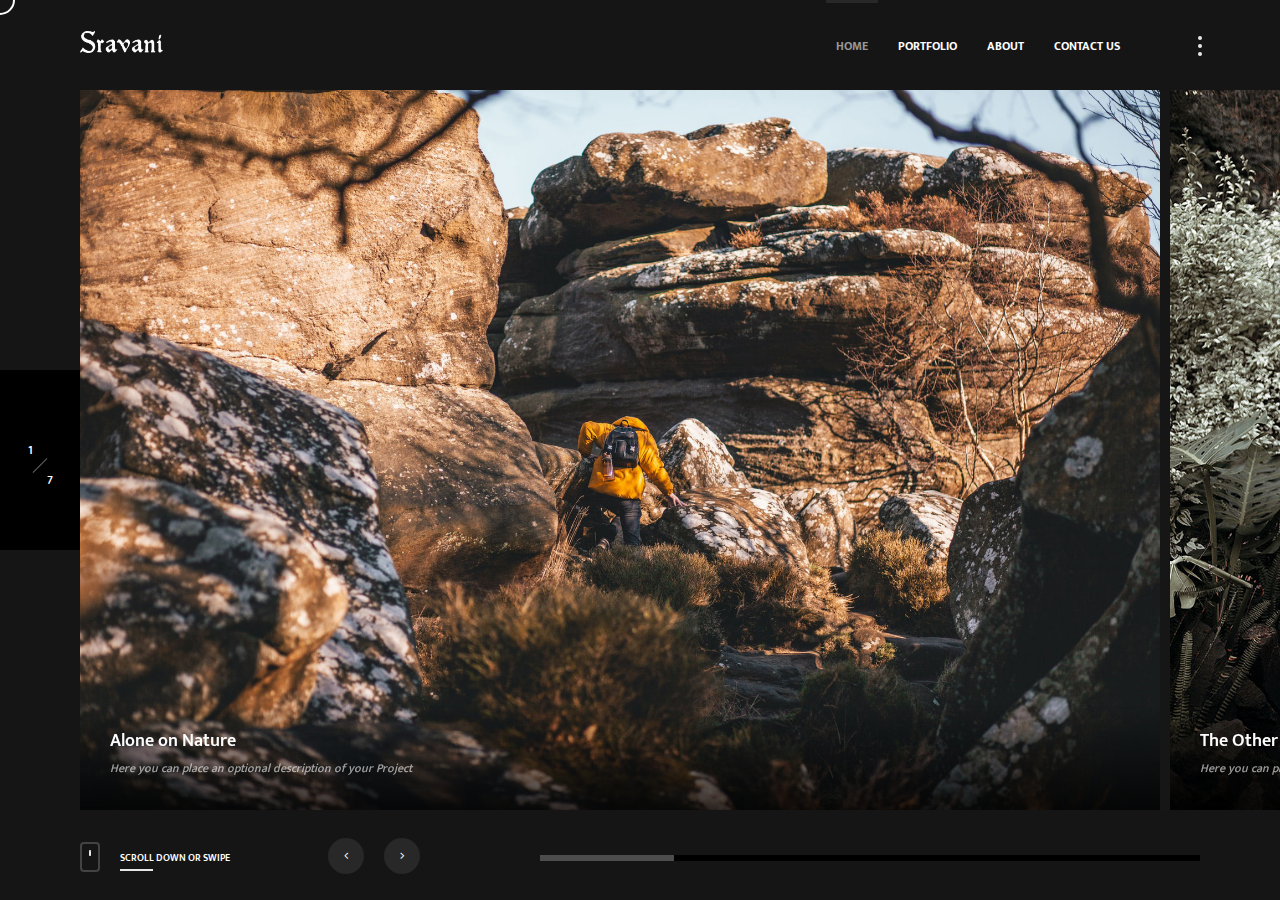
<file: index.html>
<!DOCTYPE HTML>
<html lang="en">

<head>
    <!--=============== basic  ===============-->
    <meta charset="UTF-8">
    <title>Sravani Cherry - Model</title>
    <meta name="viewport" content="width=device-width, initial-scale=1.0, minimum-scale=1.0, maximum-scale=1.0, user-scalable=no">
    <meta name="robots" content="index, follow" />
    <meta name="keywords" content="" />
    <meta name="description" content="" />
    <!--=============== css  ===============-->
    <link type="text/css" rel="stylesheet" href="css/reset.css">
    <link type="text/css" rel="stylesheet" href="css/plugins.css">
    <link type="text/css" rel="stylesheet" href="css/style.css">
    <link type="text/css" rel="stylesheet" href="css/style-dark.css">
    <!--=============== favicons ===============-->
    <link rel="shortcut icon" href="images/favicon.ico">
</head>

<body>
    <!--loader-->
    <div class="loader-wrap">
        <div class="spinner">
            <div class="double-bounce1"></div>
            <div class="double-bounce2"></div>
        </div>
    </div>
    <!--loader end-->
    <!-- main start  -->
    <div id="main">
        <!-- header start  -->
        <header class="main-header">
            <!-- logo   -->
            <a href="index.html" class="logo-holder"><img src="images/logo.png" alt="Sravani Cherry"></a>
            <!-- logo end  -->
            <div class="sb-button"></div>
            <!-- mobile nav -->
            <div class="nav-button-wrap">
                <div class="nav-button"><span></span><span></span><span></span></div>
            </div>
            <!-- mobile nav end-->
            <!--  navigation -->
            <div class="nav-holder main-menu">
                <nav>
                    <ul>
                        <li>
                            <a href="index.html" class="act-link">Home</a>
                        </li>
                        <li>
                            <a href="portfolio.html">Portfolio</a>
                        </li>
                        <li>
                            <a href="about.html">About</a>
                        </li>
                        <li>
                            <a href="contactus.html">Contact Us</a>
                        </li>
                    </ul>
                </nav>
            </div>
            <!-- navigation  end -->
        </header>
        <!-- header end -->
        <!-- wrapper  -->
        <div id="wrapper">
            <!--content -->
            <div class="content full-height  hidden-item no-mob-hidden">
                <!-- fw-carousel-wrap -->
                <div class="fw-carousel-wrap fsc-holder">
                    <!-- fw-carousel  -->
                    <div class="fw-carousel  fs-gallery-wrap fl-wrap full-height lightgallery" data-mousecontrol="true">
                        <div class="swiper-container">
                            <div class="swiper-wrapper">
                                <!-- swiper-slide-->
                                <div class="swiper-slide hov_zoom">
                                    <img src="images/bg/14.jpg" alt="">
                                    <a href="images/bg/14.jpg" class="box-media-zoom   popup-image"><i class="fal fa-search"></i></a>
                                    <div class="thumb-info">
                                        <h3><a href="#">Alone on Nature</a></h3>
                                        <p>Here you can place an optional description of your Project</p>
                                    </div>
                                </div>
                                <!-- swiper-slide end-->
                                <!-- swiper-slide-->
                                <div class="swiper-slide hov_zoom">
                                    <img src="images/bg/2.jpg" alt="">
                                    <a href="images/bg/2.jpg" class="box-media-zoom   popup-image"><i class="fal fa-search"></i></a>
                                    <div class="thumb-info">
                                        <h3><a href="#">The Other Side of Me</a></h3>
                                        <p>Here you can place an optional description of your Project</p>
                                    </div>
                                </div>
                                <!-- swiper-slide end-->
                                <!-- swiper-slide-->
                                <div class="swiper-slide hov_zoom">
                                    <img src="images/bg/11.jpg" alt="">
                                    <a href="images/bg/11.jpg" class="box-media-zoom   popup-image"><i class="fal fa-search"></i></a>
                                    <div class="thumb-info">
                                        <h3><a href="#">Forever Young</a></h3>
                                        <p>Here you can place an optional description of your Project</p>
                                    </div>
                                </div>
                                <!-- swiper-slide end-->
                                <!-- swiper-slide-->
                                <div class="swiper-slide hov_zoom">
                                    <img src="images/bg/3.jpg" alt="">
                                    <a href="images/bg/3.jpg" class="box-media-zoom   popup-image"><i class="fal fa-search"></i></a>
                                    <div class="thumb-info">
                                        <h3><a href="#">Travelling is Fun</a></h3>
                                        <p>Here you can place an optional description of your Project</p>
                                    </div>
                                </div>
                                <!-- swiper-slide end-->
                                <!-- swiper-slide-->
                                <div class="swiper-slide hov_zoom">
                                    <img src="images/bg/5.jpg" alt="">
                                    <a href="images/bg/5.jpg" class="box-media-zoom   popup-image"><i class="fal fa-search"></i></a>
                                    <div class="thumb-info">
                                        <h3><a href="#">Norway Nature</a></h3>
                                        <p>Here you can place an optional description of your Project</p>
                                    </div>
                                </div>
                                <!-- swiper-slide end-->
                                <!-- swiper-slide-->
                                <div class="swiper-slide hov_zoom">
                                    <img src="images/bg/9.jpg" alt="">
                                    <a href="images/bg/9.jpg" class="box-media-zoom   popup-image"><i class="fal fa-search"></i></a>
                                    <div class="thumb-info">
                                        <h3><a href="#">A Wonderful Life</a></h3>
                                        <p>Here you can place an optional description of your Project</p>
                                    </div>
                                </div>
                                <!-- swiper-slide end-->
                                <!-- swiper-slide-->
                                <div class="swiper-slide swiper-link-wrap hov_zoom">
                                    <img src="images/bg/7.jpg" alt="">
                                    <a href="images/bg/7.jpg" class="box-media-zoom   popup-image"><i class="fal fa-search"></i></a>
                                    <div class="thumb-info">
                                        <h3><a href="#">Alone on Nature</a></h3>
                                        <p>Here you can place an optional description of your Project</p>
                                    </div>
                                    <a href="portfolio.html" class="swiper-link"><span>View Portfolio</span></a>
                                </div>
                                <!-- swiper-slide end-->
                            </div>
                        </div>
                    </div>
                    <!-- fw-carousel end -->
                </div>
                <!--slider-counter-->
                <div class="slider-counter_wrap">
                    <div class="fw-carousel-counter"></div>
                </div>
                <!--slider-counter end-->
                <!--bottom-panel-->
                <div class="bottom-panel">
                    <div class="bottom-panel-column bottom-panel-column_left">
                        <div class="scroll-down-wrap">
                            <div class="mousey">
                                <div class="scroller"></div>
                            </div>
                            <span>Scroll down or  Swipe</span>
                        </div>
                        <div class="fs-controls_wrap">
                            <div class="fw_cb fw-carousel-button-prev"><i class="fal fa-angle-left"></i></div>
                            <div class="fw_cb fw-carousel-button-next"><i class="fal fa-angle-right"></i></div>
                        </div>
                    </div>
                    <div class="bottom-panel-column bottom-panel-column_right">
                        <div class="half-scrollbar">
                            <div class="hs_init"></div>
                        </div>
                    </div>
                </div>
                <!--bottom-panel end-->
            </div>
            <!--content end-->
        </div>
        <!-- wrapper end -->
        <!-- sidebar -->
        <div class="sb-overlay"></div>
        <div class="hiiden-sidebar-wrap outsb">
            <!-- sb-widget-wrap-->
            <div class="sb-widget-wrap fl-wrap">
                <h3>Instagram Photos</h3>
                <div class="sb-widget fl-wrap">
                    <div class='jr-insta-thumb' id="insta-content" data-instatoken="3075034521.5d9aa6a.284ff8339f694dbfac8f265bf3e93c8a">
                    </div>
                </div>
            </div>
            <!-- sb-widget-wrap end-->
            <!-- sb-widget-wrap-->
            <div class="sb-widget-wrap fl-wrap">
                <h3>We're Are Social</h3>
                <div class="sb-widget    fl-wrap">
                    <div class="sidebar-social fl-wrap">
                        <ul>
                            <li><a href="https://www.facebook.com/shah.unnati.5" target="_blank"><i class="fab fa-facebook-f"></i></a></li>
                            <li><a href="https://instagram.com/unnati.parmar2091989" target="_blank"><i class="fab fa-instagram"></i></a></li>
                            <li><a href="https://www.youtube.com/channel/UCfpqQd62sHrKrtH7fvHG9yg" target="_blank"><i class="fab fa-youtube"></i></a></li>
                        </ul>
                    </div>
                </div>
            </div>
            <!-- sb-widget-wrap end-->
            <!-- sb-widget-wrap-->
            <div class="sb-widget-wrap fl-wrap">
                <h3>Our Last Twitts</h3>
                <div class="sb-widget  fl-wrap">
                    <div id="footer-twiit"></div>
                    <a href="https://instagram.com/unnati.parmar2091989" target="_blank" class="twitt_btn fl-wrap">Follow Us</a>
                </div>
            </div>
            <!-- sb-widget-wrap end-->
        </div>
        <!-- sidebar end -->
        <!-- cursor-->
        <div class="element">
            <div class="element-item"></div>
        </div>
        <!-- cursor end-->
    </div>
    <!-- Main end -->
    <!--=============== scripts  ===============-->
    <script type="text/javascript" src="js/jquery.min.js"></script>
    <script type="text/javascript" src="js/plugins.js"></script>
    <script type="text/javascript" src="js/scripts.js"></script>
</body>

</html>
</file>
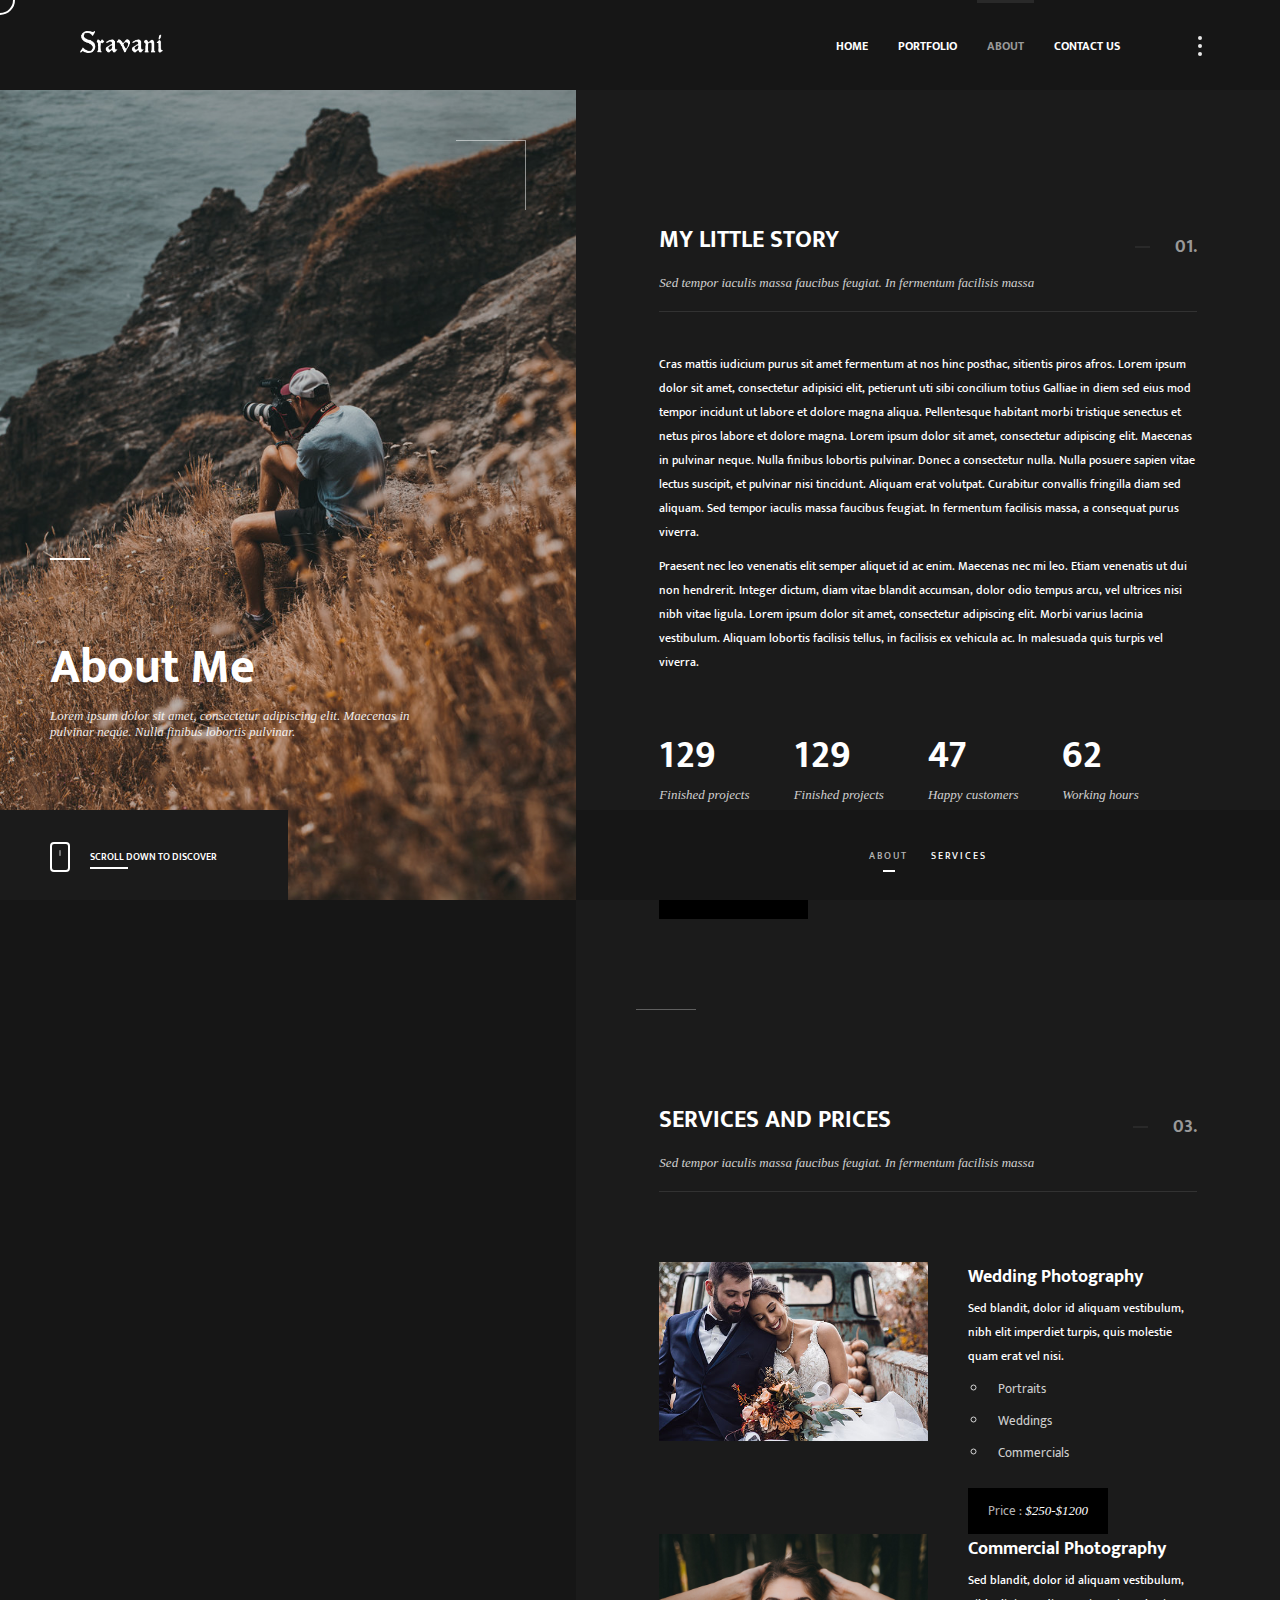
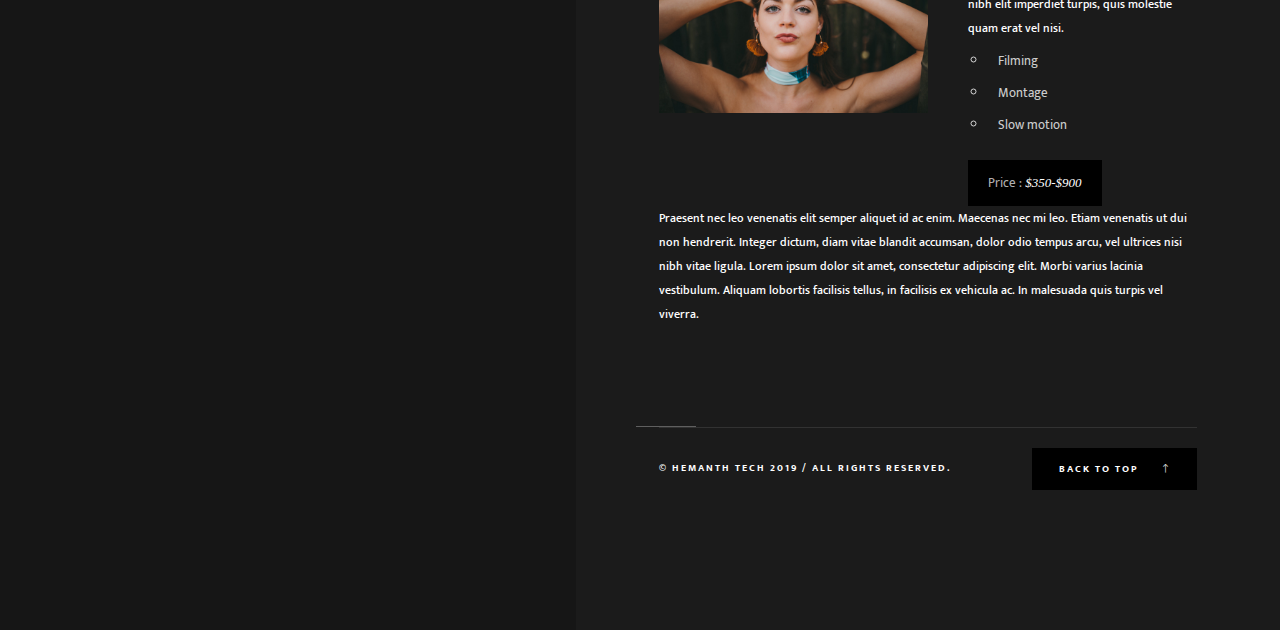
<file: about.html>
<!DOCTYPE HTML>
<html lang="en">

<head>
    <!--=============== basic  ===============-->
    <meta charset="UTF-8">
    <title>Sravani Cherry - Model</title>
    <meta name="viewport" content="width=device-width, initial-scale=1.0, minimum-scale=1.0, maximum-scale=1.0, user-scalable=no">
    <meta name="robots" content="index, follow" />
    <meta name="keywords" content="" />
    <meta name="description" content="" />
    <!--=============== css  ===============-->
    <link type="text/css" rel="stylesheet" href="css/reset.css">
    <link type="text/css" rel="stylesheet" href="css/plugins.css">
    <link type="text/css" rel="stylesheet" href="css/style.css">
    <link type="text/css" rel="stylesheet" href="css/style-dark.css">
    <!--=============== favicons ===============-->
    <link rel="shortcut icon" href="images/favicon.ico">
</head>

<body>
    <!--loader-->
    <div class="loader-wrap">
        <div class="spinner">
            <div class="double-bounce1"></div>
            <div class="double-bounce2"></div>
        </div>
    </div>
    <!--loader end-->
    <!-- main start  -->
    <div id="main">
        <!-- header start  -->
        <header class="main-header">
            <!-- logo   -->
            <a href="index.html" class="logo-holder"><img src="images/logo.png" alt="Sravani Cherry"></a>
            <!-- logo end  -->
            <div class="sb-button"></div>
            <!-- mobile nav -->
            <div class="nav-button-wrap">
                <div class="nav-button"><span></span><span></span><span></span></div>
            </div>
            <!-- mobile nav end-->
            <!--  navigation -->
            <div class="nav-holder main-menu">
                <nav>
                    <ul>
                        <li>
                            <a href="index.html">Home </a>
                        </li>
                        <li>
                            <a href="portfolio.html">Portfolio</a>
                        </li>
                        <li>
                            <a href="about.html" class="act-link">About</a>
                        </li>
                        <li>
                            <a href="contactus.html">Contact Us</a>
                        </li>
                    </ul>
                </nav>
            </div>
            <!-- navigation  end -->
        </header>
        <!-- header end -->
        <!-- wrapper  -->
        <div id="wrapper">
            <!-- content -->
            <div class="content">
                <!-- column-image  -->
                <div class="column-image">
                    <div class="bg" data-bg="images/bg/19.jpg"></div>
                    <div class="overlay"></div>
                    <div class="column-title">
                        <h2>About Me</h2>
                        <h3>Lorem ipsum dolor sit amet, consectetur adipiscing elit. Maecenas in pulvinar neque. Nulla finibus lobortis pulvinar.</h3>
                    </div>
                    <div class="column-notifer">
                        <div class="scroll-down-wrap transparent_sdw">
                            <div class="mousey">
                                <div class="scroller"></div>
                            </div>
                            <span>Scroll down  to Discover</span>
                        </div>
                    </div>
                    <div class="fixed-column-dec"></div>
                </div>
                <!-- column-image end  -->
                <!-- column-wrapper -->
                <div class="column-wrapper">
                    <div class="scroll-nav-wrap">
                        <nav class="scroll-nav scroll-init">
                            <ul>
                                <li><a class="act-scrlink" href="#sec1">About</a></li>
                                <li><a href="#sec3">Services</a></li>
                            </ul>
                        </nav>
                    </div>
                    <!--section  -->
                    <section id="sec1">
                        <div class="container small-container">
                            <div class="section-title fl-wrap">
                                <h3>My Little Story</h3>
                                <h4>Sed tempor iaculis massa faucibus feugiat. In fermentum facilisis massa</h4>
                                <div class="section-number">01.</div>
                            </div>
                            <div class="column-wrapper_item fl-wrap">
                                <div class="column-wrapper_text fl-wrap">
                                    <p>Cras mattis iudicium purus sit amet fermentum at nos hinc posthac, sitientis piros afros. Lorem ipsum dolor sit amet, consectetur adipisici elit, petierunt uti sibi concilium totius Galliae in diem sed eius mod tempor
                                        incidunt ut labore et dolore magna aliqua. Pellentesque habitant morbi tristique senectus et netus piros labore et dolore magna. Lorem ipsum dolor sit amet, consectetur adipiscing elit. Maecenas in pulvinar neque.
                                        Nulla finibus lobortis pulvinar. Donec a consectetur nulla. Nulla posuere sapien vitae lectus suscipit, et pulvinar nisi tincidunt. Aliquam erat volutpat. Curabitur convallis fringilla diam sed aliquam. Sed tempor
                                        iaculis massa faucibus feugiat. In fermentum facilisis massa, a consequat purus viverra.
                                    </p>
                                    <p>Praesent nec leo venenatis elit semper aliquet id ac enim. Maecenas nec mi leo. Etiam venenatis ut dui non hendrerit. Integer dictum, diam vitae blandit accumsan, dolor odio tempus arcu, vel ultrices nisi nibh vitae
                                        ligula. Lorem ipsum dolor sit amet, consectetur adipiscing elit. Morbi varius lacinia vestibulum. Aliquam lobortis facilisis tellus, in facilisis ex vehicula ac. In malesuada quis turpis vel viverra.</p>
                                    <div class="inline-facts-holder fl-wrap">
                                        <!-- inline-facts -->
                                        <div class="inline-facts">
                                            <div class="milestone-counter">
                                                <div class="stats animaper">
                                                    <div class="num" data-content="461" data-num="461">461</div>
                                                </div>
                                            </div>
                                            <h6>Finished projects</h6>
                                        </div>
                                        <!-- inline-facts end -->
                                        <!-- inline-facts  -->
                                        <div class="inline-facts">
                                            <div class="milestone-counter">
                                                <div class="stats animaper">
                                                    <div class="num" data-content="461" data-num="461">461</div>
                                                </div>
                                            </div>
                                            <h6>Finished projects</h6>
                                        </div>
                                        <!-- inline-facts end -->
                                        <!-- inline-facts  -->
                                        <div class="inline-facts">
                                            <div class="milestone-counter">
                                                <div class="stats animaper">
                                                    <div class="num" data-content="168" data-num="168">168</div>
                                                </div>
                                            </div>
                                            <h6>Happy customers</h6>
                                        </div>
                                        <!-- inline-facts end -->
                                        <!-- inline-facts  -->
                                        <div class="inline-facts">
                                            <div class="milestone-counter">
                                                <div class="stats animaper">
                                                    <div class="num" data-content="222" data-num="222">222</div>
                                                </div>
                                            </div>
                                            <h6>Working hours </h6>
                                        </div>
                                        <!-- inline-facts end -->
                                    </div>
                                    <a href="portfolio.html" class="btn fl-btn">My Portfolio</a>
                                </div>
                            </div>
                        </div>
                    </section>
                    <!--section end  -->
                    <div class="sec-dec"></div>
                    <!--section   -->
                    <section id="sec3">
                        <div class="container small-container">
                            <div class="section-title fl-wrap">
                                <h3>Services and prices</h3>
                                <h4>Sed tempor iaculis massa faucibus feugiat. In fermentum facilisis massa</h4>
                                <div class="section-number">03.</div>
                            </div>
                            <div class="column-wrapper_item fl-wrap">
                                <div class="column-wrapper_text fl-wrap">
                                    <!-- serv-wrap-->
                                    <div class="serv-wrap fl-wrap">
                                        <!-- serv-item -->
                                        <div class="serv-item">
                                            <div class="serv-media">
                                                <img src="images/services/1.jpg" alt="">
                                            </div>
                                            <div class="serv-text">
                                                <h4><a href="#">Wedding Photography</a></h4>
                                                <p> Sed blandit, dolor id aliquam vestibulum, nibh elit imperdiet turpis, quis molestie quam erat vel nisi.</p>
                                                <ul>
                                                    <li><a href="#">Portraits</a></li>
                                                    <li><a href="#">Weddings</a></li>
                                                    <li><a href="#">Commercials</a></li>
                                                </ul>
                                                <div class="serv-price">Price :<span> $250-$1200</span></div>
                                            </div>
                                        </div>
                                        <!-- serv-item end -->
                                        <!-- serv-item -->
                                        <div class="serv-item">
                                            <div class="serv-media">
                                                <img src="images/services/2.jpg" alt="">
                                            </div>
                                            <div class="serv-text">
                                                <h4><a href="#">Commercial Photography</a></h4>
                                                <p> Sed blandit, dolor id aliquam vestibulum, nibh elit imperdiet turpis, quis molestie quam erat vel nisi.</p>
                                                <ul>
                                                    <li><a href="#">Filming</a></li>
                                                    <li><a href="#">Montage</a></li>
                                                    <li><a href="#">Slow motion</a></li>
                                                </ul>
                                                <div class="serv-price">Price :<span> $350-$900</span></div>
                                            </div>
                                        </div>
                                        <!-- serv-item end -->
                                    </div>
                                    <!-- serv-wrap end -->
                                    <p>Praesent nec leo venenatis elit semper aliquet id ac enim. Maecenas nec mi leo. Etiam venenatis ut dui non hendrerit. Integer dictum, diam vitae blandit accumsan, dolor odio tempus arcu, vel ultrices nisi nibh vitae
                                        ligula. Lorem ipsum dolor sit amet, consectetur adipiscing elit. Morbi varius lacinia vestibulum. Aliquam lobortis facilisis tellus, in facilisis ex vehicula ac. In malesuada quis turpis vel viverra.</p>
                                </div>
                            </div>
                        </div>
                    </section>
                    <!--section end  -->
                    <div class="sec-dec"></div>
                    <!--footer -->
                    <footer class="min-footer fl-wrap content-animvisible">
                        <div class="container small-container">
                            <div class="footer-inner fl-wrap">
                                <!-- policy-box-->
                                <div class="policy-box">
                                    <span>&#169; Hemanth Tech 2019  /  All rights reserved. </span>
                                </div>
                                <!-- policy-box end-->
                                <a href="#" class="to-top-btn to-top">Back to top <i class="fal fa-long-arrow-up"></i></a>
                            </div>
                        </div>
                    </footer>
                    <!--footer end  -->
                </div>
                <!-- column-wrapper -->
            </div>
            <!--content end-->
        </div>
        <!-- wrapper end -->
        <!-- sidebar -->
        <div class="sb-overlay"></div>
        <div class="hiiden-sidebar-wrap outsb">

            <!-- sb-widget-wrap-->
            <div class="sb-widget-wrap fl-wrap">
                <h3>Instagram Photos</h3>
                <div class="sb-widget fl-wrap">
                    <div class='jr-insta-thumb' id="insta-content" data-instatoken="3075034521.5d9aa6a.284ff8339f694dbfac8f265bf3e93c8a">
                    </div>
                </div>
            </div>
            <!-- sb-widget-wrap end-->
            <!-- sb-widget-wrap-->
            <div class="sb-widget-wrap fl-wrap">
                <h3>We're Are Social</h3>
                <div class="sb-widget    fl-wrap">
                    <div class="sidebar-social fl-wrap">
                        <ul>
                            <li><a href="https://www.facebook.com/cherry.salavador" target="_blank"><i class="fab fa-facebook-f"></i></a></li>
                            <li><a href="https://www.instagram.com/cherry_sammy225/" target="_blank"><i class="fab fa-instagram"></i></a></li>
                        </ul>
                    </div>
                </div>
            </div>
            <!-- sb-widget-wrap end-->
            <!-- sb-widget-wrap-->
            <div class="sb-widget-wrap fl-wrap">
                <h3>Our Last Twitts</h3>
                <div class="sb-widget  fl-wrap">
                    <div id="footer-twiit"></div>
                    <a href="https://www.instagram.com/cherry_sammy225/" target="_blank" class="twitt_btn fl-wrap">Follow Us</a>
                </div>
            </div>
            <!-- sb-widget-wrap end-->
        </div>
        <!-- sidebar end -->
        <!-- cursor-->
        <div class="element">
            <div class="element-item"></div>
        </div>
        <!-- cursor end-->
    </div>
    <!-- Main end -->
    <!--=============== scripts  ===============-->
    <script type="text/javascript" src="js/jquery.min.js"></script>
    <script type="text/javascript" src="js/plugins.js"></script>
    <script type="text/javascript" src="js/scripts.js"></script>
</body>

</html>
</file>
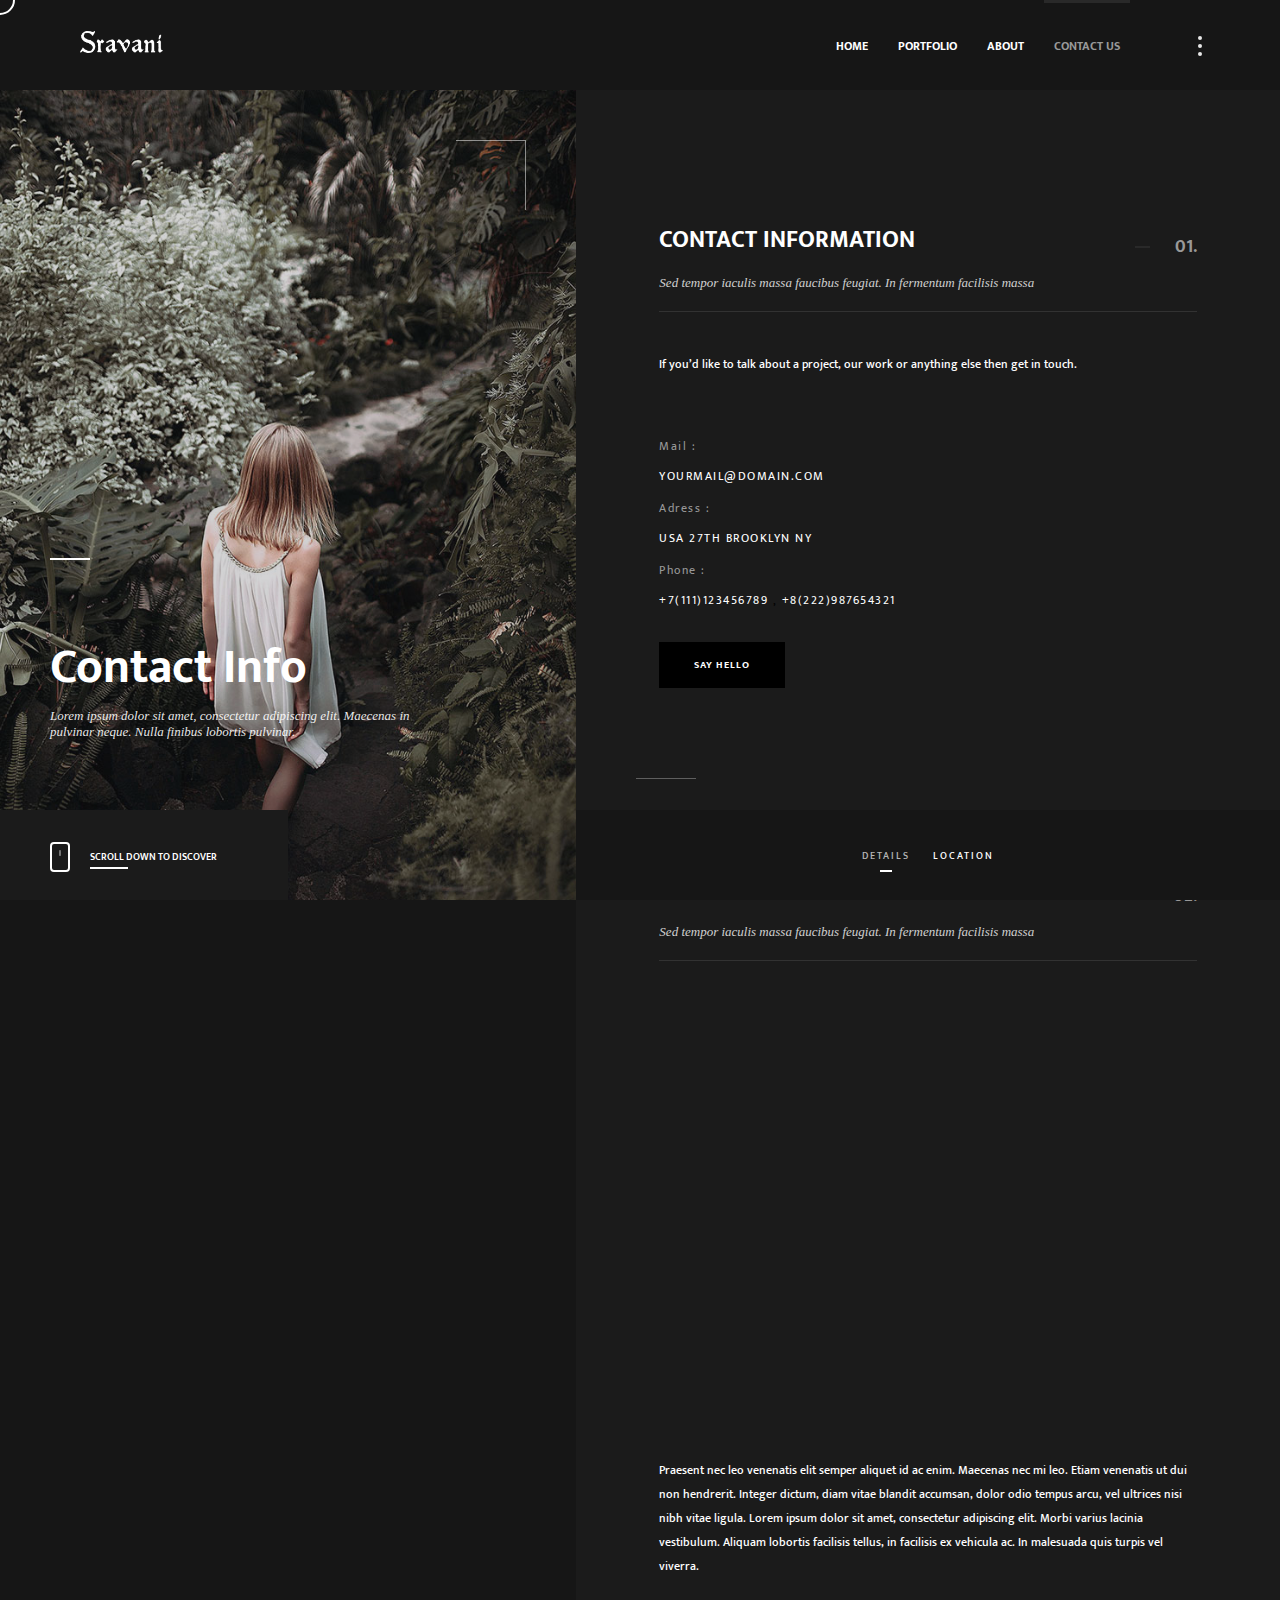
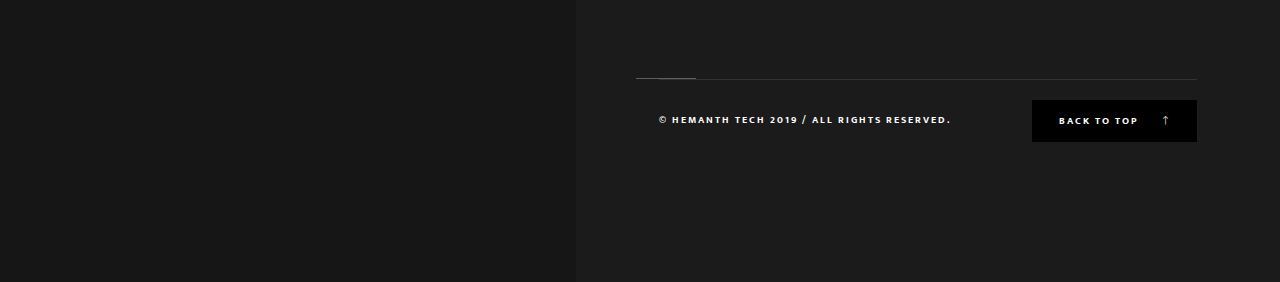
<file: contactus.html>
<!DOCTYPE HTML>
<html lang="en">

<head>
    <!--=============== basic  ===============-->
    <meta charset="UTF-8">
    <title>Sravani Cherry - Model</title>
    <meta name="viewport" content="width=device-width, initial-scale=1.0, minimum-scale=1.0, maximum-scale=1.0, user-scalable=no">
    <meta name="robots" content="index, follow" />
    <meta name="keywords" content="" />
    <meta name="description" content="" />
    <!--=============== css  ===============-->
    <link type="text/css" rel="stylesheet" href="css/reset.css">
    <link type="text/css" rel="stylesheet" href="css/plugins.css">
    <link type="text/css" rel="stylesheet" href="css/style.css">
    <link type="text/css" rel="stylesheet" href="css/style-dark.css">
    <!--=============== favicons ===============-->
    <link rel="shortcut icon" href="images/favicon.ico">
</head>

<body>
    <!--loader-->
    <div class="loader-wrap">
        <div class="spinner">
            <div class="double-bounce1"></div>
            <div class="double-bounce2"></div>
        </div>
    </div>
    <!--loader end-->
    <!-- main start  -->
    <div id="main">
        <!-- header start  -->
        <header class="main-header">
            <!-- logo   -->
            <a href="index.html" class="logo-holder"><img src="images/logo.png" alt="Sravani Cherry"></a>
            <!-- logo end  -->

            <div class="sb-button"></div>
            <!-- mobile nav -->
            <div class="nav-button-wrap">
                <div class="nav-button"><span></span><span></span><span></span></div>
            </div>
            <!-- mobile nav end-->
            <!--  navigation -->
            <div class="nav-holder main-menu">
                <nav>
                    <ul>
                        <li>
                            <a href="index.html">Home </a>
                        </li>
                        <li>
                            <a href="portfolio.html">Portfolio</a>
                        </li>
                        <li>
                            <a href="about.html">About</a>
                        </li>
                        <li>
                            <a href="contactus.html" class="act-link">Contact Us</a>
                        </li>
                    </ul>
                </nav>
            </div>
            <!-- navigation  end -->
        </header>
        <!-- header end -->
        <!-- wrapper  -->
        <div id="wrapper">
            <!-- content -->
            <div class="content">
                <!-- column-image  -->
                <div class="column-image">
                    <div class="bg" data-bg="images/bg/2.jpg"></div>
                    <div class="overlay"></div>
                    <div class="column-title">
                        <h2>Contact Info</h2>
                        <h3>Lorem ipsum dolor sit amet, consectetur adipiscing elit. Maecenas in pulvinar neque. Nulla finibus lobortis pulvinar.</h3>
                    </div>
                    <div class="column-notifer">
                        <div class="scroll-down-wrap transparent_sdw">
                            <div class="mousey">
                                <div class="scroller"></div>
                            </div>
                            <span>Scroll down  to Discover</span>
                        </div>
                    </div>
                    <div class="fixed-column-dec"></div>
                </div>
                <!-- column-image end  -->
                <!-- column-wrapper -->
                <div class="column-wrapper ">
                    <!--scroll-nav-wrap -->
                    <div class="scroll-nav-wrap">
                        <nav class="scroll-nav scroll-init">
                            <ul>
                                <li><a class="act-scrlink" href="#sec1">Details</a></li>
                                <li><a href="#sec2">Location</a></li>
                            </ul>
                        </nav>
                    </div>
                    <!--scroll-nav-wrap end-->
                    <!--section  -->
                    <section id="sec1">
                        <div class="container small-container">
                            <div class="section-title fl-wrap">
                                <h3>Contact Information</h3>
                                <h4>Sed tempor iaculis massa faucibus feugiat. In fermentum facilisis massa</h4>
                                <div class="section-number">01.</div>
                            </div>
                            <div class="column-wrapper_item fl-wrap">
                                <div class="column-wrapper_text fl-wrap">
                                    <p>If you’d like to talk about a project, our work or anything else then get in touch.</p>
                                    <div class="contact-details fl-wrap">
                                        <ul>
                                            <li><span>Mail :</span><a href="#" target="_blank">yourmail@domain.com</a></li>
                                            <li><span>Adress :</span><a href="#" target="_blank">USA 27TH Brooklyn NY</a></li>
                                            <li><span>Phone :</span><a href="#">+7(111)123456789</a> , <a href="#">+8(222)987654321</a></li>
                                        </ul>
                                    </div>
                                    <a href="contactus.html" class="custom-scroll-link btn fl-btn">Say Hello</a>
                                </div>
                            </div>
                        </div>
                    </section>
                    <!--section end  -->
                    <div class="sec-dec"></div>
                    <!--section   -->
                    <section id="sec2">
                        <div class="container small-container">
                            <div class="section-title fl-wrap">
                                <h3>Studio Location</h3>
                                <h4>Sed tempor iaculis massa faucibus feugiat. In fermentum facilisis massa</h4>
                                <div class="section-number">02.</div>
                            </div>
                            <div class="column-wrapper_item fl-wrap">
                                <div class="column-wrapper_text fl-wrap">
                                    <div class="map-container">
                                        <iframe src="https://www.google.com/maps/embed?pb=!1m18!1m12!1m3!1d236213.5020536378!2d73.03300029303715!3d22.32204248029837!2m3!1f0!2f0!3f0!3m2!1i1024!2i768!4f13.1!3m3!1m2!1s0x395fc8ab91a3ddab%3A0xac39d3bfe1473fb8!2sVadodara%2C%20Gujarat!5e0!3m2!1sen!2sin!4v1572686819217!5m2!1sen!2sin"
                                            width="600" height="450" frameborder="1" style="border:1;" allowfullscreen=""></iframe>
                                    </div>
                                    <p>Praesent nec leo venenatis elit semper aliquet id ac enim. Maecenas nec mi leo. Etiam venenatis ut dui non hendrerit. Integer dictum, diam vitae blandit accumsan, dolor odio tempus arcu, vel ultrices nisi nibh vitae
                                        ligula. Lorem ipsum dolor sit amet, consectetur adipiscing elit. Morbi varius lacinia vestibulum. Aliquam lobortis facilisis tellus, in facilisis ex vehicula ac. In malesuada quis turpis vel viverra.</p>
                                </div>
                            </div>
                        </div>
                    </section>
                    <!--section end  -->
                    <div class="sec-dec"></div>
                    <!--footer -->
                    <footer class="min-footer fl-wrap content-animvisible">
                        <div class="container small-container">
                            <div class="footer-inner fl-wrap">
                                <!-- policy-box-->
                                <div class="policy-box">
                                    <span>&#169; Hemanth Tech 2019  /  All rights reserved. </span>
                                </div>
                                <!-- policy-box end-->
                                <a href="#" class="to-top-btn to-top">Back to top <i class="fal fa-long-arrow-up"></i></a>
                            </div>
                        </div>
                    </footer>
                    <!--footer end  -->
                </div>
                <!-- column-wrapper -->
            </div>
            <!--content end-->

        </div>
        <!-- wrapper end -->
        <!-- sidebar -->
        <div class="sb-overlay"></div>
        <div class="hiiden-sidebar-wrap outsb">
            <!-- sb-widget-wrap-->
            <div class="sb-widget-wrap fl-wrap">
                <h3>Instagram Photos</h3>
                <div class="sb-widget fl-wrap">
                    <div class='jr-insta-thumb' id="insta-content" data-instatoken="3075034521.5d9aa6a.284ff8339f694dbfac8f265bf3e93c8a">
                    </div>
                </div>
            </div>
            <!-- sb-widget-wrap end-->
            <!-- sb-widget-wrap-->
            <div class="sb-widget-wrap fl-wrap">
                <h3>We're Are Social</h3>
                <div class="sb-widget    fl-wrap">
                    <div class="sidebar-social fl-wrap">
                        <ul>
                            <li><a href="https://www.facebook.com/cherry.salavador" target="_blank"><i class="fab fa-facebook-f"></i></a></li>
                            <li><a href="https://www.instagram.com/cherry_sammy225/" target="_blank"><i class="fab fa-instagram"></i></a></li>
                        </ul>
                    </div>
                </div>
            </div>
            <!-- sb-widget-wrap end-->
            <!-- sb-widget-wrap-->
            <div class="sb-widget-wrap fl-wrap">
                <h3>Our Last Twitts</h3>
                <div class="sb-widget  fl-wrap">
                    <div id="footer-twiit"></div>
                    <a href="https://www.instagram.com/cherry_sammy225/" target="_blank" class="twitt_btn fl-wrap">Follow Us</a>
                </div>
            </div>
            <!-- sb-widget-wrap end-->
        </div>
        <!-- sidebar end -->
        <!-- cursor-->
        <div class="element">
            <div class="element-item"></div>
        </div>
        <!-- cursor end-->
    </div>
    <!-- Main end -->
    <!--=============== scripts  ===============-->
    <script type="text/javascript" src="js/jquery.min.js"></script>
    <script type="text/javascript" src="js/plugins.js"></script>
    <script type="text/javascript" src="js/scripts.js"></script>
</body>

</html>
</file>
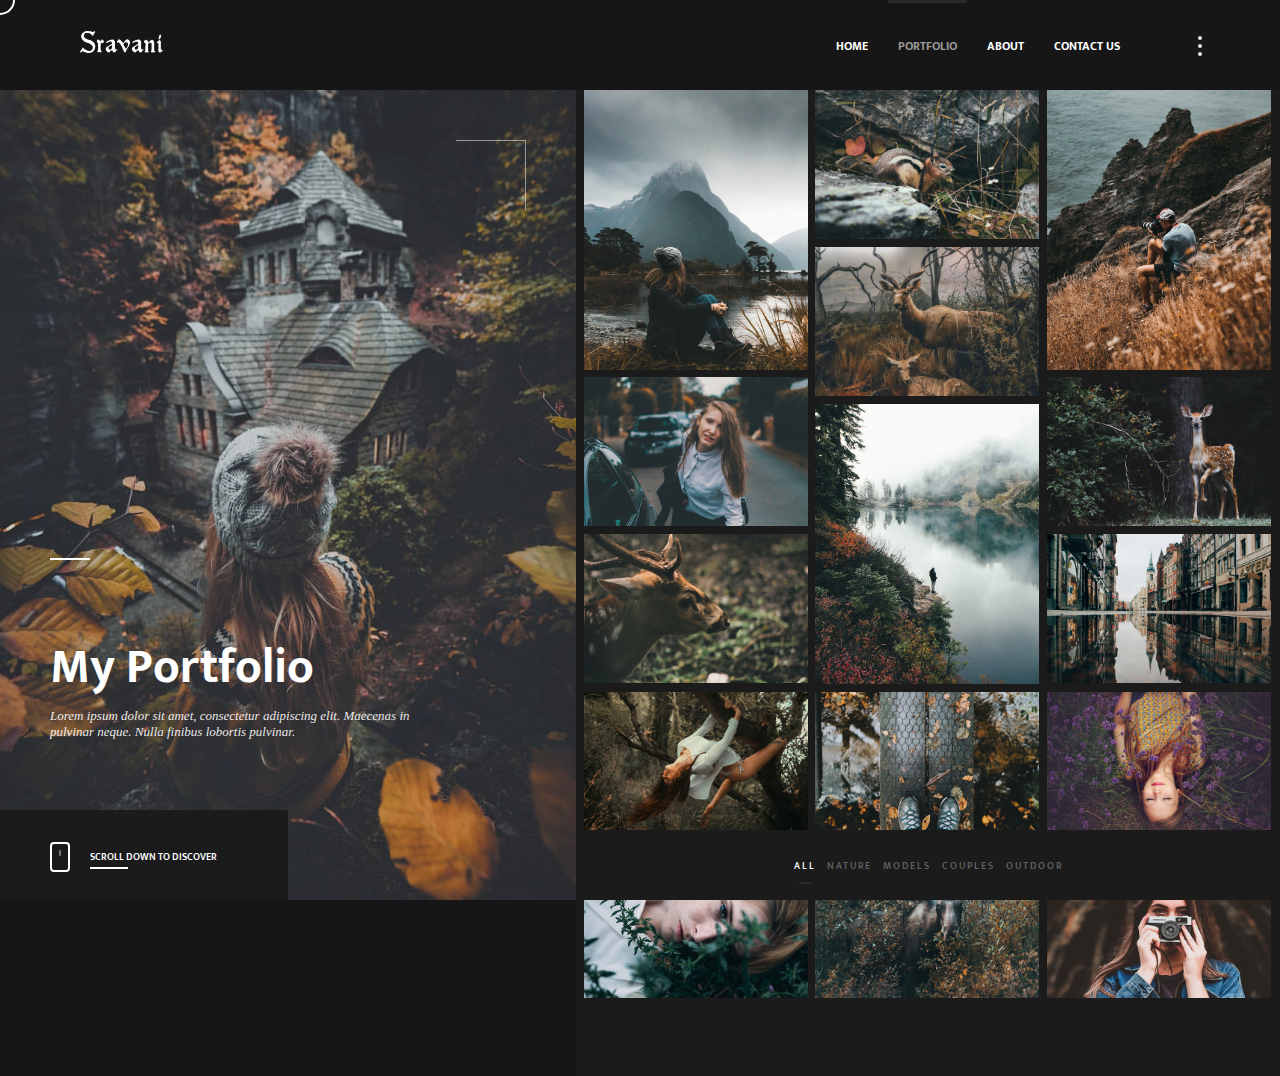
<file: portfolio.html>
<!DOCTYPE HTML>
<html lang="en">

<head>
    <!--=============== basic  ===============-->
    <meta charset="UTF-8">
    <title>Sravani Cherry - Model</title>
    <meta name="viewport" content="width=device-width, initial-scale=1.0, minimum-scale=1.0, maximum-scale=1.0, user-scalable=no">
    <meta name="robots" content="index, follow" />
    <meta name="keywords" content="" />
    <meta name="description" content="" />
    <!--=============== css  ===============-->
    <link type="text/css" rel="stylesheet" href="css/reset.css">
    <link type="text/css" rel="stylesheet" href="css/plugins.css">
    <link type="text/css" rel="stylesheet" href="css/style.css">
    <link type="text/css" rel="stylesheet" href="css/style-dark.css">
    <!--=============== favicons ===============-->
    <link rel="shortcut icon" href="images/favicon.ico">
</head>

<body>
    <!--loader-->
    <div class="loader-wrap">
        <div class="spinner">
            <div class="double-bounce1"></div>
            <div class="double-bounce2"></div>
        </div>
    </div>
    <!--loader end-->
    <!-- main start  -->
    <div id="main">
        <!-- header start  -->
        <header class="main-header">
            <!-- logo   -->
            <a href="index.html" class="logo-holder"><img src="images/logo.png" alt="Sravani Cherry"></a>
            <!-- logo end  -->
            <div class="sb-button"></div>
            <!-- mobile nav -->
            <div class="nav-button-wrap">
                <div class="nav-button"><span></span><span></span><span></span></div>
            </div>
            <!-- mobile nav end-->
            <!--  navigation -->
            <div class="nav-holder main-menu">
                <nav>
                    <ul>
                        <li>
                            <a href="index.html">Home </a>
                        </li>
                        <li>
                            <a href="portfolio.html" class="act-link">Portfolio</a>
                        </li>
                        <li>
                            <a href="about.html">About</a>
                        </li>
                        <li>
                            <a href="contactus.html">Contact Us</a>
                        </li>
                    </ul>
                </nav>
            </div>
            <!-- navigation  end -->
        </header>
        <!-- header end -->
        <!-- wrapper  -->
        <div id="wrapper">
            <!-- content -->
            <div class="content">
                <!-- column-image  -->
                <div class="column-image">
                    <div class="bg" data-bg="images/bg/27.jpg"></div>
                    <div class="overlay"></div>
                    <div class="column-title">
                        <h2>My Portfolio</h2>
                        <h3>Lorem ipsum dolor sit amet, consectetur adipiscing elit. Maecenas in pulvinar neque. Nulla finibus lobortis pulvinar.</h3>
                    </div>
                    <div class="column-notifer">
                        <div class="scroll-down-wrap transparent_sdw">
                            <div class="mousey">
                                <div class="scroller"></div>
                            </div>
                            <span>Scroll down  to Discover</span>
                        </div>
                    </div>
                    <div class="fixed-column-dec"></div>
                </div>
                <!-- column-image end  -->
                <!-- column-wrapper -->
                <div class="column-wrapper column-wrapper_smallpadding">
                    <!--fixed-bottom-content -->
                    <div class="fixed-bottom-content fbc_white">
                        <div class="gallery-filters">
                            <a href="#" class="gallery-filter  gallery-filter-active" data-filter="*">All</a>
                            <a href="#" class="gallery-filter" data-filter=".nature">Nature</a>
                            <a href="#" class="gallery-filter" data-filter=".models">Models</a>
                            <a href="#" class="gallery-filter" data-filter=".couples">Couples</a>
                            <a href="#" class="gallery-filter" data-filter=".outdoor">Outdoor</a>
                        </div>
                    </div>
                    <!-- fixed-bottom-content end -->
                    <!-- portfolio start -->
                    <div class="gallery-items min-pad   three-column fl-wrap lightgallery">
                        <!-- gallery-item-->
                        <div class="gallery-item nature">
                            <div class="grid-item-holder hov_zoom">
                                <img src="images/folio/1.jpg" alt="">
                                <a href="images/folio/1.jpg" class="box-media-zoom   popup-image"><i class="fal fa-search"></i></a>
                                <div class="thumb-info">
                                    <h3><a href="#">Alone on Nature</a></h3>
                                    <p>Here you can place an optional description of your Project</p>
                                </div>
                            </div>
                        </div>
                        <!-- gallery-item end-->
                        <!-- gallery-item-->
                        <div class="gallery-item couples">
                            <div class="grid-item-holder hov_zoom">
                                <img src="images/folio/2.jpg" alt="">
                                <a href="images/folio/2.jpg" class="box-media-zoom   popup-image"><i class="fal fa-search"></i></a>
                                <div class="thumb-info">
                                    <h3><a href="#">Living my dream</a></h3>
                                    <p>Here you can place an optional description of your Project</p>
                                </div>
                            </div>
                        </div>
                        <!-- gallery-item end-->
                        <!-- gallery-item-->
                        <div class="gallery-item models">
                            <div class="grid-item-holder hov_zoom">
                                <img src="images/folio/3.jpg" alt="">
                                <a href="images/folio/3.jpg" class="box-media-zoom   popup-image"><i class="fal fa-search"></i></a>
                                <div class="thumb-info">
                                    <h3><a href="#">Forever Young</a></h3>
                                    <p>Here you can place an optional description of your Project</p>
                                </div>
                            </div>
                        </div>
                        <!-- gallery-item end-->
                        <!-- gallery-item-->
                        <div class="gallery-item nature">
                            <div class="grid-item-holder hov_zoom">
                                <img src="images/folio/4.jpg" alt="">
                                <a href="images/folio/4.jpg" class="box-media-zoom   popup-image"><i class="fal fa-search"></i></a>
                                <div class="thumb-info">
                                    <h3><a href="#">Sunny side up</a></h3>
                                    <p>Here you can place an optional description of your Project</p>
                                </div>
                            </div>
                        </div>
                        <!-- gallery-item end-->
                        <!-- gallery-item-->
                        <div class="gallery-item couples">
                            <div class="grid-item-holder hov_zoom">
                                <img src="images/folio/5.jpg" alt="">
                                <a href="images/folio/5.jpg" class="box-media-zoom   popup-image"><i class="fal fa-search"></i></a>
                                <div class="thumb-info">
                                    <h3><a href="#">The other side of me</a></h3>
                                    <p>Here you can place an optional description of your Project</p>
                                </div>
                            </div>
                        </div>
                        <!-- gallery-item end-->
                        <!-- gallery-item-->
                        <div class="gallery-item models">
                            <div class="grid-item-holder hov_zoom">
                                <img src="images/folio/6.jpg" alt="">
                                <a href="images/folio/6.jpg" class="box-media-zoom   popup-image"><i class="fal fa-search"></i></a>
                                <div class="thumb-info">
                                    <h3><a href="#">A Wonderful Life</a></h3>
                                    <p>Here you can place an optional description of your Project</p>
                                </div>
                            </div>
                        </div>
                        <!-- gallery-item end-->
                        <!-- gallery-item-->
                        <div class="gallery-item outdoor couples">
                            <div class="grid-item-holder hov_zoom">
                                <img src="images/folio/7.jpg" alt="">
                                <a href="images/folio/7.jpg" class="box-media-zoom   popup-image"><i class="fal fa-search"></i></a>
                                <div class="thumb-info">
                                    <h3><a href="#">Just Happy</a></h3>
                                    <p>Here you can place an optional description of your Project</p>
                                </div>
                            </div>
                        </div>
                        <!-- gallery-item end-->
                        <!-- gallery-item-->
                        <div class="gallery-item nature">
                            <div class="grid-item-holder hov_zoom">
                                <img src="images/folio/8.jpg" alt="">
                                <a href="images/folio/8.jpg" class="box-media-zoom   popup-image"><i class="fal fa-search"></i></a>
                                <div class="thumb-info">
                                    <h3><a href="#">My Blooming Backyard</a></h3>
                                    <p>Here you can place an optional description of your Project</p>
                                </div>
                            </div>
                        </div>
                        <!-- gallery-item end-->
                        <!-- gallery-item-->
                        <div class="gallery-item models">
                            <div class="grid-item-holder hov_zoom">
                                <img src="images/folio/9.jpg" alt="">
                                <a href="images/folio/9.jpg" class="box-media-zoom   popup-image"><i class="fal fa-search"></i></a>
                                <div class="thumb-info">
                                    <h3><a href="#">Life, here I come</a></h3>
                                    <p>Here you can place an optional description of your Project</p>
                                </div>
                            </div>
                        </div>
                        <!-- gallery-item end-->
                        <!-- gallery-item-->
                        <div class="gallery-item outdoor">
                            <div class="grid-item-holder hov_zoom">
                                <img src="images/folio/10.jpg" alt="">
                                <a href="images/folio/10.jpg" class="box-media-zoom   popup-image"><i class="fal fa-search"></i></a>
                                <div class="thumb-info">
                                    <h3><a href="#">Travelling is Fun</a></h3>
                                    <p>Here you can place an optional description of your Project</p>
                                </div>
                            </div>
                        </div>
                        <!-- gallery-item end-->
                        <!-- gallery-item-->
                        <div class="gallery-item outdoor models">
                            <div class="grid-item-holder hov_zoom">
                                <img src="images/folio/11.jpg" alt="">
                                <a href="images/folio/11.jpg" class="box-media-zoom   popup-image"><i class="fal fa-search"></i></a>
                                <div class="thumb-info">
                                    <h3><a href="#">Go green</a></h3>
                                    <p>Here you can place an optional description of your Project</p>
                                </div>
                            </div>
                        </div>
                        <!-- gallery-item end-->
                        <!-- gallery-item-->
                        <div class="gallery-item couples nature">
                            <div class="grid-item-holder hov_zoom">
                                <img src="images/folio/12.jpg" alt="">
                                <a href="images/folio/12.jpg" class="box-media-zoom   popup-image"><i class="fal fa-search"></i></a>
                                <div class="thumb-info">
                                    <h3><a href="#">Crazy, cute couple</a></h3>
                                    <p>Here you can place an optional description of your Project</p>
                                </div>
                            </div>
                        </div>
                        <!-- gallery-item end-->
                        <!-- gallery-item-->
                        <div class="gallery-item outdoor nature">
                            <div class="grid-item-holder hov_zoom">
                                <img src="images/folio/16.jpg" alt="">
                                <a href="images/folio/16.jpg" class="box-media-zoom   popup-image"><i class="fal fa-search"></i></a>
                                <div class="thumb-info">
                                    <h3><a href="#">Just Happy</a></h3>
                                    <p>Here you can place an optional description of your Project</p>
                                </div>
                            </div>
                        </div>
                        <!-- gallery-item end-->
                        <!-- gallery-item-->
                        <div class="gallery-item outdoor models">
                            <div class="grid-item-holder hov_zoom">
                                <img src="images/folio/13.jpg" alt="">
                                <a href="images/folio/13.jpg" class="box-media-zoom   popup-image"><i class="fal fa-search"></i></a>
                                <div class="thumb-info">
                                    <h3><a href="">My Blooming Backyard</a></h3>
                                    <p>Here you can place an optional description of your Project</p>
                                </div>
                            </div>
                        </div>
                        <!-- gallery-item end-->
                        <!-- gallery-item-->
                        <div class="gallery-item models">
                            <div class="grid-item-holder hov_zoom">
                                <img src="images/folio/18.jpg" alt="">
                                <a href="images/folio/18.jpg" class="box-media-zoom   popup-image"><i class="fal fa-search"></i></a>
                                <div class="thumb-info">
                                    <h3><a href="">Life, here I come</a></h3>
                                    <p>Here you can place an optional description of your Project</p>
                                </div>
                            </div>
                        </div>
                        <!-- gallery-item end-->
                    </div>
                    <!-- portfolio end -->
                </div>
                <!-- column-wrapper -->
            </div>
            <!--content end-->
        </div>
        <!-- wrapper end -->
        <!-- sidebar -->
        <div class="sb-overlay"></div>
        <div class="hiiden-sidebar-wrap outsb">
            <!-- sb-widget-wrap-->
            <div class="sb-widget-wrap fl-wrap">
                <h3>Instagram Photos</h3>
                <div class="sb-widget fl-wrap">
                    <div class='jr-insta-thumb' id="insta-content" data-instatoken="3075034521.5d9aa6a.284ff8339f694dbfac8f265bf3e93c8a">
                    </div>
                </div>
            </div>
            <!-- sb-widget-wrap end-->
            <!-- sb-widget-wrap-->
            <div class="sb-widget-wrap fl-wrap">
                <h3>We're Are Social</h3>
                <div class="sb-widget    fl-wrap">
                    <div class="sidebar-social fl-wrap">
                        <ul>
                            <li><a href="https://www.facebook.com/cherry.salavador" target="_blank"><i class="fab fa-facebook-f"></i></a></li>
                            <li><a href="https://www.instagram.com/cherry_sammy225/" target="_blank"><i class="fab fa-instagram"></i></a></li>
                        </ul>
                    </div>
                </div>
            </div>
            <!-- sb-widget-wrap end-->
            <!-- sb-widget-wrap-->
            <div class="sb-widget-wrap fl-wrap">
                <h3>Our Last Twitts</h3>
                <div class="sb-widget  fl-wrap">
                    <div id="footer-twiit"></div>
                    <a href="https://www.instagram.com/cherry_sammy225/" target="_blank" class="twitt_btn fl-wrap">Follow Us</a>
                </div>
            </div>
            <!-- sb-widget-wrap end-->
        </div>
        <!-- sidebar end -->
        <!-- cursor-->
        <div class="element">
            <div class="element-item"></div>
        </div>
        <!-- cursor end-->
    </div>
    <!-- Main end -->
    <!--=============== scripts  ===============-->
    <script type="text/javascript" src="js/jquery.min.js"></script>
    <script type="text/javascript" src="js/plugins.js"></script>
    <script type="text/javascript" src="js/scripts.js"></script>
</body>

</html>
</file>
<file: css/plugins.css>
@charset "utf-8";
.fa,
.fab,
.fal,
.far,
.fas {
	-moz-osx-font-smoothing: grayscale;
	-webkit-font-smoothing: antialiased;
	display: inline-block;
	font-style: normal;
	font-variant: normal;
	text-rendering: auto;
	line-height: 1
}

.fa-lg {
	font-size: 1.33333em;
	line-height: .75em;
	vertical-align: -.0667em
}

.fa-xs {
	font-size: .75em
}

.fa-sm {
	font-size: .875em
}

.fa-1x {
	font-size: 1em
}

.fa-2x {
	font-size: 2em
}

.fa-3x {
	font-size: 3em
}

.fa-4x {
	font-size: 4em
}

.fa-5x {
	font-size: 5em
}

.fa-6x {
	font-size: 6em
}

.fa-7x {
	font-size: 7em
}

.fa-8x {
	font-size: 8em
}

.fa-9x {
	font-size: 9em
}

.fa-10x {
	font-size: 10em
}

.fa-fw {
	text-align: center;
	width: 1.25em
}

.fa-ul {
	list-style-type: none;
	margin-left: 2.5em;
	padding-left: 0
}

.fa-ul>li {
	position: relative
}

.fa-li {
	left: -2em;
	position: absolute;
	text-align: center;
	width: 2em;
	line-height: inherit
}

.fa-border {
	border: .08em solid #eee;
	border-radius: .1em;
	padding: .2em .25em .15em
}

.fa-pull-left {
	float: left
}

.fa-pull-right {
	float: right
}

.fa.fa-pull-left,
.fab.fa-pull-left,
.fal.fa-pull-left,
.far.fa-pull-left,
.fas.fa-pull-left {
	margin-right: .3em
}

.fa.fa-pull-right,
.fab.fa-pull-right,
.fal.fa-pull-right,
.far.fa-pull-right,
.fas.fa-pull-right {
	margin-left: .3em
}

.fa-spin {
	animation: fa-spin 2s infinite linear
}

.fa-pulse {
	animation: fa-spin 1s infinite steps(8)
}

@keyframes fa-spin {
	0% {
		transform: rotate(0deg)
	}
	to {
		transform: rotate(1turn)
	}
}

.fa-rotate-90 {
	-ms-filter: "progid:DXImageTransform.Microsoft.BasicImage(rotation=1)";
	transform: rotate(90deg)
}

.fa-rotate-180 {
	-ms-filter: "progid:DXImageTransform.Microsoft.BasicImage(rotation=2)";
	transform: rotate(180deg)
}

.fa-rotate-270 {
	-ms-filter: "progid:DXImageTransform.Microsoft.BasicImage(rotation=3)";
	transform: rotate(270deg)
}

.fa-flip-horizontal {
	-ms-filter: "progid:DXImageTransform.Microsoft.BasicImage(rotation=0, mirror=1)";
	transform: scaleX(-1)
}

.fa-flip-vertical {
	transform: scaleY(-1)
}

.fa-flip-horizontal.fa-flip-vertical,
.fa-flip-vertical {
	-ms-filter: "progid:DXImageTransform.Microsoft.BasicImage(rotation=2, mirror=1)"
}

.fa-flip-horizontal.fa-flip-vertical {
	transform: scale(-1)
}

:root .fa-flip-horizontal,
:root .fa-flip-vertical,
:root .fa-rotate-90,
:root .fa-rotate-180,
:root .fa-rotate-270 {
	-webkit-filter: none;
	filter: none
}

.fa-stack {
	display: inline-block;
	height: 2em;
	line-height: 2em;
	position: relative;
	vertical-align: middle;
	width: 2.5em
}

.fa-stack-1x,
.fa-stack-2x {
	left: 0;
	position: absolute;
	text-align: center;
	width: 100%
}

.fa-stack-1x {
	line-height: inherit
}

.fa-stack-2x {
	font-size: 2em
}

.fa-inverse {
	color: #fff
}

.fa-500px:before {
	content: "\f26e"
}

.fa-abacus:before {
	content: "\f640"
}

.fa-accessible-icon:before {
	content: "\f368"
}

.fa-accusoft:before {
	content: "\f369"
}

.fa-acorn:before {
	content: "\f6ae"
}

.fa-acquisitions-incorporated:before {
	content: "\f6af"
}

.fa-ad:before {
	content: "\f641"
}

.fa-address-book:before {
	content: "\f2b9"
}

.fa-address-card:before {
	content: "\f2bb"
}

.fa-adjust:before {
	content: "\f042"
}

.fa-adn:before {
	content: "\f170"
}

.fa-adversal:before {
	content: "\f36a"
}

.fa-affiliatetheme:before {
	content: "\f36b"
}

.fa-air-freshener:before {
	content: "\f5d0"
}

.fa-alarm-clock:before {
	content: "\f34e"
}

.fa-algolia:before {
	content: "\f36c"
}

.fa-alicorn:before {
	content: "\f6b0"
}

.fa-align-center:before {
	content: "\f037"
}

.fa-align-justify:before {
	content: "\f039"
}

.fa-align-left:before {
	content: "\f036"
}

.fa-align-right:before {
	content: "\f038"
}

.fa-alipay:before {
	content: "\f642"
}

.fa-allergies:before {
	content: "\f461"
}

.fa-amazon:before {
	content: "\f270"
}

.fa-amazon-pay:before {
	content: "\f42c"
}

.fa-ambulance:before {
	content: "\f0f9"
}

.fa-american-sign-language-interpreting:before {
	content: "\f2a3"
}

.fa-amilia:before {
	content: "\f36d"
}

.fa-analytics:before {
	content: "\f643"
}

.fa-anchor:before {
	content: "\f13d"
}

.fa-android:before {
	content: "\f17b"
}

.fa-angellist:before {
	content: "\f209"
}

.fa-angle-double-down:before {
	content: "\f103"
}

.fa-angle-double-left:before {
	content: "\f100"
}

.fa-angle-double-right:before {
	content: "\f101"
}

.fa-angle-double-up:before {
	content: "\f102"
}

.fa-angle-down:before {
	content: "\f107"
}

.fa-angle-left:before {
	content: "\f104"
}

.fa-angle-right:before {
	content: "\f105"
}

.fa-angle-up:before {
	content: "\f106"
}

.fa-angry:before {
	content: "\f556"
}

.fa-angrycreative:before {
	content: "\f36e"
}

.fa-angular:before {
	content: "\f420"
}

.fa-ankh:before {
	content: "\f644"
}

.fa-app-store:before {
	content: "\f36f"
}

.fa-app-store-ios:before {
	content: "\f370"
}

.fa-apper:before {
	content: "\f371"
}

.fa-apple:before {
	content: "\f179"
}

.fa-apple-alt:before {
	content: "\f5d1"
}

.fa-apple-crate:before {
	content: "\f6b1"
}

.fa-apple-pay:before {
	content: "\f415"
}

.fa-archive:before {
	content: "\f187"
}

.fa-archway:before {
	content: "\f557"
}

.fa-arrow-alt-circle-down:before {
	content: "\f358"
}

.fa-arrow-alt-circle-left:before {
	content: "\f359"
}

.fa-arrow-alt-circle-right:before {
	content: "\f35a"
}

.fa-arrow-alt-circle-up:before {
	content: "\f35b"
}

.fa-arrow-alt-down:before {
	content: "\f354"
}

.fa-arrow-alt-from-bottom:before {
	content: "\f346"
}

.fa-arrow-alt-from-left:before {
	content: "\f347"
}

.fa-arrow-alt-from-right:before {
	content: "\f348"
}

.fa-arrow-alt-from-top:before {
	content: "\f349"
}

.fa-arrow-alt-left:before {
	content: "\f355"
}

.fa-arrow-alt-right:before {
	content: "\f356"
}

.fa-arrow-alt-square-down:before {
	content: "\f350"
}

.fa-arrow-alt-square-left:before {
	content: "\f351"
}

.fa-arrow-alt-square-right:before {
	content: "\f352"
}

.fa-arrow-alt-square-up:before {
	content: "\f353"
}

.fa-arrow-alt-to-bottom:before {
	content: "\f34a"
}

.fa-arrow-alt-to-left:before {
	content: "\f34b"
}

.fa-arrow-alt-to-right:before {
	content: "\f34c"
}

.fa-arrow-alt-to-top:before {
	content: "\f34d"
}

.fa-arrow-alt-up:before {
	content: "\f357"
}

.fa-arrow-circle-down:before {
	content: "\f0ab"
}

.fa-arrow-circle-left:before {
	content: "\f0a8"
}

.fa-arrow-circle-right:before {
	content: "\f0a9"
}

.fa-arrow-circle-up:before {
	content: "\f0aa"
}

.fa-arrow-down:before {
	content: "\f063"
}

.fa-arrow-from-bottom:before {
	content: "\f342"
}

.fa-arrow-from-left:before {
	content: "\f343"
}

.fa-arrow-from-right:before {
	content: "\f344"
}

.fa-arrow-from-top:before {
	content: "\f345"
}

.fa-arrow-left:before {
	content: "\f060"
}

.fa-arrow-right:before {
	content: "\f061"
}

.fa-arrow-square-down:before {
	content: "\f339"
}

.fa-arrow-square-left:before {
	content: "\f33a"
}

.fa-arrow-square-right:before {
	content: "\f33b"
}

.fa-arrow-square-up:before {
	content: "\f33c"
}

.fa-arrow-to-bottom:before {
	content: "\f33d"
}

.fa-arrow-to-left:before {
	content: "\f33e"
}

.fa-arrow-to-right:before {
	content: "\f340"
}

.fa-arrow-to-top:before {
	content: "\f341"
}

.fa-arrow-up:before {
	content: "\f062"
}

.fa-arrows:before {
	content: "\f047"
}

.fa-arrows-alt:before {
	content: "\f0b2"
}

.fa-arrows-alt-h:before {
	content: "\f337"
}

.fa-arrows-alt-v:before {
	content: "\f338"
}

.fa-arrows-h:before {
	content: "\f07e"
}

.fa-arrows-v:before {
	content: "\f07d"
}

.fa-assistive-listening-systems:before {
	content: "\f2a2"
}

.fa-asterisk:before {
	content: "\f069"
}

.fa-asymmetrik:before {
	content: "\f372"
}

.fa-at:before {
	content: "\f1fa"
}

.fa-atlas:before {
	content: "\f558"
}

.fa-atom:before {
	content: "\f5d2"
}

.fa-atom-alt:before {
	content: "\f5d3"
}

.fa-audible:before {
	content: "\f373"
}

.fa-audio-description:before {
	content: "\f29e"
}

.fa-autoprefixer:before {
	content: "\f41c"
}

.fa-avianex:before {
	content: "\f374"
}

.fa-aviato:before {
	content: "\f421"
}

.fa-award:before {
	content: "\f559"
}

.fa-aws:before {
	content: "\f375"
}

.fa-axe:before {
	content: "\f6b2"
}

.fa-axe-battle:before {
	content: "\f6b3"
}

.fa-backpack:before {
	content: "\f5d4"
}

.fa-backspace:before {
	content: "\f55a"
}

.fa-backward:before {
	content: "\f04a"
}

.fa-badge:before {
	content: "\f335"
}

.fa-badge-check:before {
	content: "\f336"
}

.fa-badge-dollar:before {
	content: "\f645"
}

.fa-badge-percent:before {
	content: "\f646"
}

.fa-badger-honey:before {
	content: "\f6b4"
}

.fa-balance-scale:before {
	content: "\f24e"
}

.fa-balance-scale-left:before {
	content: "\f515"
}

.fa-balance-scale-right:before {
	content: "\f516"
}

.fa-ballot:before {
	content: "\f732"
}

.fa-ballot-check:before {
	content: "\f733"
}

.fa-ban:before {
	content: "\f05e"
}

.fa-band-aid:before {
	content: "\f462"
}

.fa-bandcamp:before {
	content: "\f2d5"
}

.fa-barcode:before {
	content: "\f02a"
}

.fa-barcode-alt:before {
	content: "\f463"
}

.fa-barcode-read:before {
	content: "\f464"
}

.fa-barcode-scan:before {
	content: "\f465"
}

.fa-bars:before {
	content: "\f0c9"
}

.fa-baseball:before {
	content: "\f432"
}

.fa-baseball-ball:before {
	content: "\f433"
}

.fa-basketball-ball:before {
	content: "\f434"
}

.fa-basketball-hoop:before {
	content: "\f435"
}

.fa-bat:before {
	content: "\f6b5"
}

.fa-bath:before {
	content: "\f2cd"
}

.fa-battery-bolt:before {
	content: "\f376"
}

.fa-battery-empty:before {
	content: "\f244"
}

.fa-battery-full:before {
	content: "\f240"
}

.fa-battery-half:before {
	content: "\f242"
}

.fa-battery-quarter:before {
	content: "\f243"
}

.fa-battery-slash:before {
	content: "\f377"
}

.fa-battery-three-quarters:before {
	content: "\f241"
}

.fa-bed:before {
	content: "\f236"
}

.fa-beer:before {
	content: "\f0fc"
}

.fa-behance:before {
	content: "\f1b4"
}

.fa-behance-square:before {
	content: "\f1b5"
}

.fa-bell:before {
	content: "\f0f3"
}

.fa-bell-school:before {
	content: "\f5d5"
}

.fa-bell-school-slash:before {
	content: "\f5d6"
}

.fa-bell-slash:before {
	content: "\f1f6"
}

.fa-bezier-curve:before {
	content: "\f55b"
}

.fa-bible:before {
	content: "\f647"
}

.fa-bicycle:before {
	content: "\f206"
}

.fa-bimobject:before {
	content: "\f378"
}

.fa-binoculars:before {
	content: "\f1e5"
}

.fa-birthday-cake:before {
	content: "\f1fd"
}

.fa-bitbucket:before {
	content: "\f171"
}

.fa-bitcoin:before {
	content: "\f379"
}

.fa-bity:before {
	content: "\f37a"
}

.fa-black-tie:before {
	content: "\f27e"
}

.fa-blackberry:before {
	content: "\f37b"
}

.fa-blanket:before {
	content: "\f498"
}

.fa-blender:before {
	content: "\f517"
}

.fa-blender-phone:before {
	content: "\f6b6"
}

.fa-blind:before {
	content: "\f29d"
}

.fa-blogger:before {
	content: "\f37c"
}

.fa-blogger-b:before {
	content: "\f37d"
}

.fa-bluetooth:before {
	content: "\f293"
}

.fa-bluetooth-b:before {
	content: "\f294"
}

.fa-bold:before {
	content: "\f032"
}

.fa-bolt:before {
	content: "\f0e7"
}

.fa-bomb:before {
	content: "\f1e2"
}

.fa-bone:before {
	content: "\f5d7"
}

.fa-bone-break:before {
	content: "\f5d8"
}

.fa-bong:before {
	content: "\f55c"
}

.fa-book:before {
	content: "\f02d"
}

.fa-book-alt:before {
	content: "\f5d9"
}

.fa-book-dead:before {
	content: "\f6b7"
}

.fa-book-heart:before {
	content: "\f499"
}

.fa-book-open:before {
	content: "\f518"
}

.fa-book-reader:before {
	content: "\f5da"
}

.fa-book-spells:before {
	content: "\f6b8"
}

.fa-bookmark:before {
	content: "\f02e"
}

.fa-books:before {
	content: "\f5db"
}

.fa-booth-curtain:before {
	content: "\f734"
}

.fa-bow-arrow:before {
	content: "\f6b9"
}

.fa-bowling-ball:before {
	content: "\f436"
}

.fa-bowling-pins:before {
	content: "\f437"
}

.fa-box:before {
	content: "\f466"
}

.fa-box-alt:before {
	content: "\f49a"
}

.fa-box-ballot:before {
	content: "\f735"
}

.fa-box-check:before {
	content: "\f467"
}

.fa-box-fragile:before {
	content: "\f49b"
}

.fa-box-full:before {
	content: "\f49c"
}

.fa-box-heart:before {
	content: "\f49d"
}

.fa-box-open:before {
	content: "\f49e"
}

.fa-box-up:before {
	content: "\f49f"
}

.fa-box-usd:before {
	content: "\f4a0"
}

.fa-boxes:before {
	content: "\f468"
}

.fa-boxes-alt:before {
	content: "\f4a1"
}

.fa-boxing-glove:before {
	content: "\f438"
}

.fa-braille:before {
	content: "\f2a1"
}

.fa-brain:before {
	content: "\f5dc"
}

.fa-briefcase:before {
	content: "\f0b1"
}

.fa-briefcase-medical:before {
	content: "\f469"
}

.fa-broadcast-tower:before {
	content: "\f519"
}

.fa-broom:before {
	content: "\f51a"
}

.fa-browser:before {
	content: "\f37e"
}

.fa-brush:before {
	content: "\f55d"
}

.fa-btc:before {
	content: "\f15a"
}

.fa-bug:before {
	content: "\f188"
}

.fa-building:before {
	content: "\f1ad"
}

.fa-bullhorn:before {
	content: "\f0a1"
}

.fa-bullseye:before {
	content: "\f140"
}

.fa-bullseye-arrow:before {
	content: "\f648"
}

.fa-bullseye-pointer:before {
	content: "\f649"
}

.fa-burn:before {
	content: "\f46a"
}

.fa-buromobelexperte:before {
	content: "\f37f"
}

.fa-bus:before {
	content: "\f207"
}

.fa-bus-alt:before {
	content: "\f55e"
}

.fa-bus-school:before {
	content: "\f5dd"
}

.fa-business-time:before {
	content: "\f64a"
}

.fa-buysellads:before {
	content: "\f20d"
}

.fa-cabinet-filing:before {
	content: "\f64b"
}

.fa-calculator:before {
	content: "\f1ec"
}

.fa-calculator-alt:before {
	content: "\f64c"
}

.fa-calendar:before {
	content: "\f133"
}

.fa-calendar-alt:before {
	content: "\f073"
}

.fa-calendar-check:before {
	content: "\f274"
}

.fa-calendar-edit:before {
	content: "\f333"
}

.fa-calendar-exclamation:before {
	content: "\f334"
}

.fa-calendar-minus:before {
	content: "\f272"
}

.fa-calendar-plus:before {
	content: "\f271"
}

.fa-calendar-star:before {
	content: "\f736"
}

.fa-calendar-times:before {
	content: "\f273"
}

.fa-camera:before {
	content: "\f030"
}

.fa-camera-alt:before {
	content: "\f332"
}

.fa-camera-retro:before {
	content: "\f083"
}

.fa-campfire:before {
	content: "\f6ba"
}

.fa-campground:before {
	content: "\f6bb"
}

.fa-candle-holder:before {
	content: "\f6bc"
}

.fa-candy-corn:before {
	content: "\f6bd"
}

.fa-cannabis:before {
	content: "\f55f"
}

.fa-capsules:before {
	content: "\f46b"
}

.fa-car:before {
	content: "\f1b9"
}

.fa-car-alt:before {
	content: "\f5de"
}

.fa-car-battery:before {
	content: "\f5df"
}

.fa-car-bump:before {
	content: "\f5e0"
}

.fa-car-crash:before {
	content: "\f5e1"
}

.fa-car-garage:before {
	content: "\f5e2"
}

.fa-car-mechanic:before {
	content: "\f5e3"
}

.fa-car-side:before {
	content: "\f5e4"
}

.fa-car-tilt:before {
	content: "\f5e5"
}

.fa-car-wash:before {
	content: "\f5e6"
}

.fa-caret-circle-down:before {
	content: "\f32d"
}

.fa-caret-circle-left:before {
	content: "\f32e"
}

.fa-caret-circle-right:before {
	content: "\f330"
}

.fa-caret-circle-up:before {
	content: "\f331"
}

.fa-caret-down:before {
	content: "\f0d7"
}

.fa-caret-left:before {
	content: "\f0d9"
}

.fa-caret-right:before {
	content: "\f0da"
}

.fa-caret-square-down:before {
	content: "\f150"
}

.fa-caret-square-left:before {
	content: "\f191"
}

.fa-caret-square-right:before {
	content: "\f152"
}

.fa-caret-square-up:before {
	content: "\f151"
}

.fa-caret-up:before {
	content: "\f0d8"
}

.fa-cart-arrow-down:before {
	content: "\f218"
}

.fa-cart-plus:before {
	content: "\f217"
}

.fa-cat:before {
	content: "\f6be"
}

.fa-cauldron:before {
	content: "\f6bf"
}

.fa-cc-amazon-pay:before {
	content: "\f42d"
}

.fa-cc-amex:before {
	content: "\f1f3"
}

.fa-cc-apple-pay:before {
	content: "\f416"
}

.fa-cc-diners-club:before {
	content: "\f24c"
}

.fa-cc-discover:before {
	content: "\f1f2"
}

.fa-cc-jcb:before {
	content: "\f24b"
}

.fa-cc-mastercard:before {
	content: "\f1f1"
}

.fa-cc-paypal:before {
	content: "\f1f4"
}

.fa-cc-stripe:before {
	content: "\f1f5"
}

.fa-cc-visa:before {
	content: "\f1f0"
}

.fa-centercode:before {
	content: "\f380"
}

.fa-certificate:before {
	content: "\f0a3"
}

.fa-chair:before {
	content: "\f6c0"
}

.fa-chair-office:before {
	content: "\f6c1"
}

.fa-chalkboard:before {
	content: "\f51b"
}

.fa-chalkboard-teacher:before {
	content: "\f51c"
}

.fa-charging-station:before {
	content: "\f5e7"
}

.fa-chart-area:before {
	content: "\f1fe"
}

.fa-chart-bar:before {
	content: "\f080"
}

.fa-chart-line:before {
	content: "\f201"
}

.fa-chart-line-down:before {
	content: "\f64d"
}

.fa-chart-pie:before {
	content: "\f200"
}

.fa-chart-pie-alt:before {
	content: "\f64e"
}

.fa-check:before {
	content: "\f00c"
}

.fa-check-circle:before {
	content: "\f058"
}

.fa-check-double:before {
	content: "\f560"
}

.fa-check-square:before {
	content: "\f14a"
}

.fa-chess:before {
	content: "\f439"
}

.fa-chess-bishop:before {
	content: "\f43a"
}

.fa-chess-bishop-alt:before {
	content: "\f43b"
}

.fa-chess-board:before {
	content: "\f43c"
}

.fa-chess-clock:before {
	content: "\f43d"
}

.fa-chess-clock-alt:before {
	content: "\f43e"
}

.fa-chess-king:before {
	content: "\f43f"
}

.fa-chess-king-alt:before {
	content: "\f440"
}

.fa-chess-knight:before {
	content: "\f441"
}

.fa-chess-knight-alt:before {
	content: "\f442"
}

.fa-chess-pawn:before {
	content: "\f443"
}

.fa-chess-pawn-alt:before {
	content: "\f444"
}

.fa-chess-queen:before {
	content: "\f445"
}

.fa-chess-queen-alt:before {
	content: "\f446"
}

.fa-chess-rook:before {
	content: "\f447"
}

.fa-chess-rook-alt:before {
	content: "\f448"
}

.fa-chevron-circle-down:before {
	content: "\f13a"
}

.fa-chevron-circle-left:before {
	content: "\f137"
}

.fa-chevron-circle-right:before {
	content: "\f138"
}

.fa-chevron-circle-up:before {
	content: "\f139"
}

.fa-chevron-double-down:before {
	content: "\f322"
}

.fa-chevron-double-left:before {
	content: "\f323"
}

.fa-chevron-double-right:before {
	content: "\f324"
}

.fa-chevron-double-up:before {
	content: "\f325"
}

.fa-chevron-down:before {
	content: "\f078"
}

.fa-chevron-left:before {
	content: "\f053"
}

.fa-chevron-right:before {
	content: "\f054"
}

.fa-chevron-square-down:before {
	content: "\f329"
}

.fa-chevron-square-left:before {
	content: "\f32a"
}

.fa-chevron-square-right:before {
	content: "\f32b"
}

.fa-chevron-square-up:before {
	content: "\f32c"
}

.fa-chevron-up:before {
	content: "\f077"
}

.fa-child:before {
	content: "\f1ae"
}

.fa-chrome:before {
	content: "\f268"
}

.fa-church:before {
	content: "\f51d"
}

.fa-circle:before {
	content: "\f111"
}

.fa-circle-notch:before {
	content: "\f1ce"
}

.fa-city:before {
	content: "\f64f"
}

.fa-claw-marks:before {
	content: "\f6c2"
}

.fa-clipboard:before {
	content: "\f328"
}

.fa-clipboard-check:before {
	content: "\f46c"
}

.fa-clipboard-list:before {
	content: "\f46d"
}

.fa-clipboard-list-check:before {
	content: "\f737"
}

.fa-clipboard-prescription:before {
	content: "\f5e8"
}

.fa-clock:before {
	content: "\f017"
}

.fa-clone:before {
	content: "\f24d"
}

.fa-closed-captioning:before {
	content: "\f20a"
}

.fa-cloud:before {
	content: "\f0c2"
}

.fa-cloud-download:before {
	content: "\f0ed"
}

.fa-cloud-download-alt:before {
	content: "\f381"
}

.fa-cloud-drizzle:before {
	content: "\f738"
}

.fa-cloud-hail:before {
	content: "\f739"
}

.fa-cloud-hail-mixed:before {
	content: "\f73a"
}

.fa-cloud-meatball:before {
	content: "\f73b"
}

.fa-cloud-moon:before {
	content: "\f6c3"
}

.fa-cloud-moon-rain:before {
	content: "\f73c"
}

.fa-cloud-rain:before {
	content: "\f73d"
}

.fa-cloud-rainbow:before {
	content: "\f73e"
}

.fa-cloud-showers:before {
	content: "\f73f"
}

.fa-cloud-showers-heavy:before {
	content: "\f740"
}

.fa-cloud-sleet:before {
	content: "\f741"
}

.fa-cloud-snow:before {
	content: "\f742"
}

.fa-cloud-sun:before {
	content: "\f6c4"
}

.fa-cloud-sun-rain:before {
	content: "\f743"
}

.fa-cloud-upload:before {
	content: "\f0ee"
}

.fa-cloud-upload-alt:before {
	content: "\f382"
}

.fa-clouds:before {
	content: "\f744"
}

.fa-clouds-moon:before {
	content: "\f745"
}

.fa-clouds-sun:before {
	content: "\f746"
}

.fa-cloudscale:before {
	content: "\f383"
}

.fa-cloudsmith:before {
	content: "\f384"
}

.fa-cloudversify:before {
	content: "\f385"
}

.fa-club:before {
	content: "\f327"
}

.fa-cocktail:before {
	content: "\f561"
}

.fa-code:before {
	content: "\f121"
}

.fa-code-branch:before {
	content: "\f126"
}

.fa-code-commit:before {
	content: "\f386"
}

.fa-code-merge:before {
	content: "\f387"
}

.fa-codepen:before {
	content: "\f1cb"
}

.fa-codiepie:before {
	content: "\f284"
}

.fa-coffee:before {
	content: "\f0f4"
}

.fa-coffee-togo:before {
	content: "\f6c5"
}

.fa-coffin:before {
	content: "\f6c6"
}

.fa-cog:before {
	content: "\f013"
}

.fa-cogs:before {
	content: "\f085"
}

.fa-coins:before {
	content: "\f51e"
}

.fa-columns:before {
	content: "\f0db"
}

.fa-comment:before {
	content: "\f075"
}

.fa-comment-alt:before {
	content: "\f27a"
}

.fa-comment-alt-check:before {
	content: "\f4a2"
}

.fa-comment-alt-dollar:before {
	content: "\f650"
}

.fa-comment-alt-dots:before {
	content: "\f4a3"
}

.fa-comment-alt-edit:before {
	content: "\f4a4"
}

.fa-comment-alt-exclamation:before {
	content: "\f4a5"
}

.fa-comment-alt-lines:before {
	content: "\f4a6"
}

.fa-comment-alt-minus:before {
	content: "\f4a7"
}

.fa-comment-alt-plus:before {
	content: "\f4a8"
}

.fa-comment-alt-slash:before {
	content: "\f4a9"
}

.fa-comment-alt-smile:before {
	content: "\f4aa"
}

.fa-comment-alt-times:before {
	content: "\f4ab"
}

.fa-comment-check:before {
	content: "\f4ac"
}

.fa-comment-dollar:before {
	content: "\f651"
}

.fa-comment-dots:before {
	content: "\f4ad"
}

.fa-comment-edit:before {
	content: "\f4ae"
}

.fa-comment-exclamation:before {
	content: "\f4af"
}

.fa-comment-lines:before {
	content: "\f4b0"
}

.fa-comment-minus:before {
	content: "\f4b1"
}

.fa-comment-plus:before {
	content: "\f4b2"
}

.fa-comment-slash:before {
	content: "\f4b3"
}

.fa-comment-smile:before {
	content: "\f4b4"
}

.fa-comment-times:before {
	content: "\f4b5"
}

.fa-comments:before {
	content: "\f086"
}

.fa-comments-alt:before {
	content: "\f4b6"
}

.fa-comments-alt-dollar:before {
	content: "\f652"
}

.fa-comments-dollar:before {
	content: "\f653"
}

.fa-compact-disc:before {
	content: "\f51f"
}

.fa-compass:before {
	content: "\f14e"
}

.fa-compass-slash:before {
	content: "\f5e9"
}

.fa-compress:before {
	content: "\f066"
}

.fa-compress-alt:before {
	content: "\f422"
}

.fa-compress-wide:before {
	content: "\f326"
}

.fa-concierge-bell:before {
	content: "\f562"
}

.fa-connectdevelop:before {
	content: "\f20e"
}

.fa-container-storage:before {
	content: "\f4b7"
}

.fa-contao:before {
	content: "\f26d"
}

.fa-conveyor-belt:before {
	content: "\f46e"
}

.fa-conveyor-belt-alt:before {
	content: "\f46f"
}

.fa-cookie:before {
	content: "\f563"
}

.fa-cookie-bite:before {
	content: "\f564"
}

.fa-copy:before {
	content: "\f0c5"
}

.fa-copyright:before {
	content: "\f1f9"
}

.fa-corn:before {
	content: "\f6c7"
}

.fa-couch:before {
	content: "\f4b8"
}

.fa-cow:before {
	content: "\f6c8"
}

.fa-cpanel:before {
	content: "\f388"
}

.fa-creative-commons:before {
	content: "\f25e"
}

.fa-creative-commons-by:before {
	content: "\f4e7"
}

.fa-creative-commons-nc:before {
	content: "\f4e8"
}

.fa-creative-commons-nc-eu:before {
	content: "\f4e9"
}

.fa-creative-commons-nc-jp:before {
	content: "\f4ea"
}

.fa-creative-commons-nd:before {
	content: "\f4eb"
}

.fa-creative-commons-pd:before {
	content: "\f4ec"
}

.fa-creative-commons-pd-alt:before {
	content: "\f4ed"
}

.fa-creative-commons-remix:before {
	content: "\f4ee"
}

.fa-creative-commons-sa:before {
	content: "\f4ef"
}

.fa-creative-commons-sampling:before {
	content: "\f4f0"
}

.fa-creative-commons-sampling-plus:before {
	content: "\f4f1"
}

.fa-creative-commons-share:before {
	content: "\f4f2"
}

.fa-creative-commons-zero:before {
	content: "\f4f3"
}

.fa-credit-card:before {
	content: "\f09d"
}

.fa-credit-card-blank:before {
	content: "\f389"
}

.fa-credit-card-front:before {
	content: "\f38a"
}

.fa-cricket:before {
	content: "\f449"
}

.fa-critical-role:before {
	content: "\f6c9"
}

.fa-crop:before {
	content: "\f125"
}

.fa-crop-alt:before {
	content: "\f565"
}

.fa-cross:before {
	content: "\f654"
}

.fa-crosshairs:before {
	content: "\f05b"
}

.fa-crow:before {
	content: "\f520"
}

.fa-crown:before {
	content: "\f521"
}

.fa-css3:before {
	content: "\f13c"
}

.fa-css3-alt:before {
	content: "\f38b"
}

.fa-cube:before {
	content: "\f1b2"
}

.fa-cubes:before {
	content: "\f1b3"
}

.fa-curling:before {
	content: "\f44a"
}

.fa-cut:before {
	content: "\f0c4"
}

.fa-cuttlefish:before {
	content: "\f38c"
}

.fa-d-and-d:before {
	content: "\f38d"
}

.fa-d-and-d-beyond:before {
	content: "\f6ca"
}

.fa-dagger:before {
	content: "\f6cb"
}

.fa-dashcube:before {
	content: "\f210"
}

.fa-database:before {
	content: "\f1c0"
}

.fa-deaf:before {
	content: "\f2a4"
}

.fa-delicious:before {
	content: "\f1a5"
}

.fa-democrat:before {
	content: "\f747"
}

.fa-deploydog:before {
	content: "\f38e"
}

.fa-deskpro:before {
	content: "\f38f"
}

.fa-desktop:before {
	content: "\f108"
}

.fa-desktop-alt:before {
	content: "\f390"
}

.fa-dev:before {
	content: "\f6cc"
}

.fa-deviantart:before {
	content: "\f1bd"
}

.fa-dewpoint:before {
	content: "\f748"
}

.fa-dharmachakra:before {
	content: "\f655"
}

.fa-diagnoses:before {
	content: "\f470"
}

.fa-diamond:before {
	content: "\f219"
}

.fa-dice:before {
	content: "\f522"
}

.fa-dice-d10:before {
	content: "\f6cd"
}

.fa-dice-d12:before {
	content: "\f6ce"
}

.fa-dice-d20:before {
	content: "\f6cf"
}

.fa-dice-d4:before {
	content: "\f6d0"
}

.fa-dice-d6:before {
	content: "\f6d1"
}

.fa-dice-d8:before {
	content: "\f6d2"
}

.fa-dice-five:before {
	content: "\f523"
}

.fa-dice-four:before {
	content: "\f524"
}

.fa-dice-one:before {
	content: "\f525"
}

.fa-dice-six:before {
	content: "\f526"
}

.fa-dice-three:before {
	content: "\f527"
}

.fa-dice-two:before {
	content: "\f528"
}

.fa-digg:before {
	content: "\f1a6"
}

.fa-digital-ocean:before {
	content: "\f391"
}

.fa-digital-tachograph:before {
	content: "\f566"
}

.fa-diploma:before {
	content: "\f5ea"
}

.fa-directions:before {
	content: "\f5eb"
}

.fa-discord:before {
	content: "\f392"
}

.fa-discourse:before {
	content: "\f393"
}

.fa-divide:before {
	content: "\f529"
}

.fa-dizzy:before {
	content: "\f567"
}

.fa-dna:before {
	content: "\f471"
}

.fa-do-not-enter:before {
	content: "\f5ec"
}

.fa-dochub:before {
	content: "\f394"
}

.fa-docker:before {
	content: "\f395"
}

.fa-dog:before {
	content: "\f6d3"
}

.fa-dog-leashed:before {
	content: "\f6d4"
}

.fa-dollar-sign:before {
	content: "\f155"
}

.fa-dolly:before {
	content: "\f472"
}

.fa-dolly-empty:before {
	content: "\f473"
}

.fa-dolly-flatbed:before {
	content: "\f474"
}

.fa-dolly-flatbed-alt:before {
	content: "\f475"
}

.fa-dolly-flatbed-empty:before {
	content: "\f476"
}

.fa-donate:before {
	content: "\f4b9"
}

.fa-door-closed:before {
	content: "\f52a"
}

.fa-door-open:before {
	content: "\f52b"
}

.fa-dot-circle:before {
	content: "\f192"
}

.fa-dove:before {
	content: "\f4ba"
}

.fa-download:before {
	content: "\f019"
}

.fa-draft2digital:before {
	content: "\f396"
}

.fa-drafting-compass:before {
	content: "\f568"
}

.fa-dragon:before {
	content: "\f6d5"
}

.fa-draw-circle:before {
	content: "\f5ed"
}

.fa-draw-polygon:before {
	content: "\f5ee"
}

.fa-draw-square:before {
	content: "\f5ef"
}

.fa-dribbble:before {
	content: "\f17d"
}

.fa-dribbble-square:before {
	content: "\f397"
}

.fa-dropbox:before {
	content: "\f16b"
}

.fa-drum:before {
	content: "\f569"
}

.fa-drum-steelpan:before {
	content: "\f56a"
}

.fa-drumstick:before {
	content: "\f6d6"
}

.fa-drumstick-bite:before {
	content: "\f6d7"
}

.fa-drupal:before {
	content: "\f1a9"
}

.fa-duck:before {
	content: "\f6d8"
}

.fa-dumbbell:before {
	content: "\f44b"
}

.fa-dungeon:before {
	content: "\f6d9"
}

.fa-dyalog:before {
	content: "\f399"
}

.fa-ear:before {
	content: "\f5f0"
}

.fa-earlybirds:before {
	content: "\f39a"
}

.fa-ebay:before {
	content: "\f4f4"
}

.fa-eclipse:before {
	content: "\f749"
}

.fa-eclipse-alt:before {
	content: "\f74a"
}

.fa-edge:before {
	content: "\f282"
}

.fa-edit:before {
	content: "\f044"
}

.fa-eject:before {
	content: "\f052"
}

.fa-elementor:before {
	content: "\f430"
}

.fa-elephant:before {
	content: "\f6da"
}

.fa-ellipsis-h:before {
	content: "\f141"
}

.fa-ellipsis-h-alt:before {
	content: "\f39b"
}

.fa-ellipsis-v:before {
	content: "\f142"
}

.fa-ellipsis-v-alt:before {
	content: "\f39c"
}

.fa-ello:before {
	content: "\f5f1"
}

.fa-ember:before {
	content: "\f423"
}

.fa-empire:before {
	content: "\f1d1"
}

.fa-empty-set:before {
	content: "\f656"
}

.fa-engine-warning:before {
	content: "\f5f2"
}

.fa-envelope:before {
	content: "\f0e0"
}

.fa-envelope-open:before {
	content: "\f2b6"
}

.fa-envelope-open-dollar:before {
	content: "\f657"
}

.fa-envelope-open-text:before {
	content: "\f658"
}

.fa-envelope-square:before {
	content: "\f199"
}

.fa-envira:before {
	content: "\f299"
}

.fa-equals:before {
	content: "\f52c"
}

.fa-eraser:before {
	content: "\f12d"
}

.fa-erlang:before {
	content: "\f39d"
}

.fa-ethereum:before {
	content: "\f42e"
}

.fa-etsy:before {
	content: "\f2d7"
}

.fa-euro-sign:before {
	content: "\f153"
}

.fa-exchange:before {
	content: "\f0ec"
}

.fa-exchange-alt:before {
	content: "\f362"
}

.fa-exclamation:before {
	content: "\f12a"
}

.fa-exclamation-circle:before {
	content: "\f06a"
}

.fa-exclamation-square:before {
	content: "\f321"
}

.fa-exclamation-triangle:before {
	content: "\f071"
}

.fa-expand:before {
	content: "\f065"
}

.fa-expand-alt:before {
	content: "\f424"
}

.fa-expand-arrows:before {
	content: "\f31d"
}

.fa-expand-arrows-alt:before {
	content: "\f31e"
}

.fa-expand-wide:before {
	content: "\f320"
}

.fa-expeditedssl:before {
	content: "\f23e"
}

.fa-external-link:before {
	content: "\f08e"
}

.fa-external-link-alt:before {
	content: "\f35d"
}

.fa-external-link-square:before {
	content: "\f14c"
}

.fa-external-link-square-alt:before {
	content: "\f360"
}

.fa-eye:before {
	content: "\f06e"
}

.fa-eye-dropper:before {
	content: "\f1fb"
}

.fa-eye-evil:before {
	content: "\f6db"
}

.fa-eye-slash:before {
	content: "\f070"
}

.fa-facebook:before {
	content: "\f09a"
}

.fa-facebook-f:before {
	content: "\f39e"
}

.fa-facebook-messenger:before {
	content: "\f39f"
}

.fa-facebook-square:before {
	content: "\f082"
}

.fa-fantasy-flight-games:before {
	content: "\f6dc"
}

.fa-fast-backward:before {
	content: "\f049"
}

.fa-fast-forward:before {
	content: "\f050"
}

.fa-fax:before {
	content: "\f1ac"
}

.fa-feather:before {
	content: "\f52d"
}

.fa-feather-alt:before {
	content: "\f56b"
}

.fa-female:before {
	content: "\f182"
}

.fa-field-hockey:before {
	content: "\f44c"
}

.fa-fighter-jet:before {
	content: "\f0fb"
}

.fa-file:before {
	content: "\f15b"
}

.fa-file-alt:before {
	content: "\f15c"
}

.fa-file-archive:before {
	content: "\f1c6"
}

.fa-file-audio:before {
	content: "\f1c7"
}

.fa-file-certificate:before {
	content: "\f5f3"
}

.fa-file-chart-line:before {
	content: "\f659"
}

.fa-file-chart-pie:before {
	content: "\f65a"
}

.fa-file-check:before {
	content: "\f316"
}

.fa-file-code:before {
	content: "\f1c9"
}

.fa-file-contract:before {
	content: "\f56c"
}

.fa-file-csv:before {
	content: "\f6dd"
}

.fa-file-download:before {
	content: "\f56d"
}

.fa-file-edit:before {
	content: "\f31c"
}

.fa-file-excel:before {
	content: "\f1c3"
}

.fa-file-exclamation:before {
	content: "\f31a"
}

.fa-file-export:before {
	content: "\f56e"
}

.fa-file-image:before {
	content: "\f1c5"
}

.fa-file-import:before {
	content: "\f56f"
}

.fa-file-invoice:before {
	content: "\f570"
}

.fa-file-invoice-dollar:before {
	content: "\f571"
}

.fa-file-medical:before {
	content: "\f477"
}

.fa-file-medical-alt:before {
	content: "\f478"
}

.fa-file-minus:before {
	content: "\f318"
}

.fa-file-pdf:before {
	content: "\f1c1"
}

.fa-file-plus:before {
	content: "\f319"
}

.fa-file-powerpoint:before {
	content: "\f1c4"
}

.fa-file-prescription:before {
	content: "\f572"
}

.fa-file-signature:before {
	content: "\f573"
}

.fa-file-spreadsheet:before {
	content: "\f65b"
}

.fa-file-times:before {
	content: "\f317"
}

.fa-file-upload:before {
	content: "\f574"
}

.fa-file-user:before {
	content: "\f65c"
}

.fa-file-video:before {
	content: "\f1c8"
}

.fa-file-word:before {
	content: "\f1c2"
}

.fa-fill:before {
	content: "\f575"
}

.fa-fill-drip:before {
	content: "\f576"
}

.fa-film:before {
	content: "\f008"
}

.fa-film-alt:before {
	content: "\f3a0"
}

.fa-filter:before {
	content: "\f0b0"
}

.fa-fingerprint:before {
	content: "\f577"
}

.fa-fire:before {
	content: "\f06d"
}

.fa-fire-extinguisher:before {
	content: "\f134"
}

.fa-fire-smoke:before {
	content: "\f74b"
}

.fa-firefox:before {
	content: "\f269"
}

.fa-first-aid:before {
	content: "\f479"
}

.fa-first-order:before {
	content: "\f2b0"
}

.fa-first-order-alt:before {
	content: "\f50a"
}

.fa-firstdraft:before {
	content: "\f3a1"
}

.fa-fish:before {
	content: "\f578"
}

.fa-fist-raised:before {
	content: "\f6de"
}

.fa-flag:before {
	content: "\f024"
}

.fa-flag-alt:before {
	content: "\f74c"
}

.fa-flag-checkered:before {
	content: "\f11e"
}

.fa-flag-usa:before {
	content: "\f74d"
}

.fa-flame:before {
	content: "\f6df"
}

.fa-flask:before {
	content: "\f0c3"
}

.fa-flask-poison:before {
	content: "\f6e0"
}

.fa-flask-potion:before {
	content: "\f6e1"
}

.fa-flickr:before {
	content: "\f16e"
}

.fa-flipboard:before {
	content: "\f44d"
}

.fa-flushed:before {
	content: "\f579"
}

.fa-fly:before {
	content: "\f417"
}

.fa-fog:before {
	content: "\f74e"
}

.fa-folder:before {
	content: "\f07b"
}

.fa-folder-minus:before {
	content: "\f65d"
}

.fa-folder-open:before {
	content: "\f07c"
}

.fa-folder-plus:before {
	content: "\f65e"
}

.fa-folder-times:before {
	content: "\f65f"
}

.fa-folders:before {
	content: "\f660"
}

.fa-font:before {
	content: "\f031"
}

.fa-font-awesome:before {
	content: "\f2b4"
}

.fa-font-awesome-alt:before {
	content: "\f35c"
}

.fa-font-awesome-flag:before {
	content: "\f425"
}

.fa-font-awesome-logo-full:before {
	content: "\f4e6"
}

.fa-fonticons:before {
	content: "\f280"
}

.fa-fonticons-fi:before {
	content: "\f3a2"
}

.fa-football-ball:before {
	content: "\f44e"
}

.fa-football-helmet:before {
	content: "\f44f"
}

.fa-forklift:before {
	content: "\f47a"
}

.fa-fort-awesome:before {
	content: "\f286"
}

.fa-fort-awesome-alt:before {
	content: "\f3a3"
}

.fa-forumbee:before {
	content: "\f211"
}

.fa-forward:before {
	content: "\f04e"
}

.fa-foursquare:before {
	content: "\f180"
}

.fa-fragile:before {
	content: "\f4bb"
}

.fa-free-code-camp:before {
	content: "\f2c5"
}

.fa-freebsd:before {
	content: "\f3a4"
}

.fa-frog:before {
	content: "\f52e"
}

.fa-frown:before {
	content: "\f119"
}

.fa-frown-open:before {
	content: "\f57a"
}

.fa-fulcrum:before {
	content: "\f50b"
}

.fa-function:before {
	content: "\f661"
}

.fa-funnel-dollar:before {
	content: "\f662"
}

.fa-futbol:before {
	content: "\f1e3"
}

.fa-galactic-republic:before {
	content: "\f50c"
}

.fa-galactic-senate:before {
	content: "\f50d"
}

.fa-gamepad:before {
	content: "\f11b"
}

.fa-gas-pump:before {
	content: "\f52f"
}

.fa-gas-pump-slash:before {
	content: "\f5f4"
}

.fa-gavel:before {
	content: "\f0e3"
}

.fa-gem:before {
	content: "\f3a5"
}

.fa-genderless:before {
	content: "\f22d"
}

.fa-get-pocket:before {
	content: "\f265"
}

.fa-gg:before {
	content: "\f260"
}

.fa-gg-circle:before {
	content: "\f261"
}

.fa-ghost:before {
	content: "\f6e2"
}

.fa-gift:before {
	content: "\f06b"
}

.fa-gift-card:before {
	content: "\f663"
}

.fa-git:before {
	content: "\f1d3"
}

.fa-git-square:before {
	content: "\f1d2"
}

.fa-github:before {
	content: "\f09b"
}

.fa-github-alt:before {
	content: "\f113"
}

.fa-github-square:before {
	content: "\f092"
}

.fa-gitkraken:before {
	content: "\f3a6"
}

.fa-gitlab:before {
	content: "\f296"
}

.fa-gitter:before {
	content: "\f426"
}

.fa-glass-martini:before {
	content: "\f000"
}

.fa-glass-martini-alt:before {
	content: "\f57b"
}

.fa-glasses:before {
	content: "\f530"
}

.fa-glasses-alt:before {
	content: "\f5f5"
}

.fa-glide:before {
	content: "\f2a5"
}

.fa-glide-g:before {
	content: "\f2a6"
}

.fa-globe:before {
	content: "\f0ac"
}

.fa-globe-africa:before {
	content: "\f57c"
}

.fa-globe-americas:before {
	content: "\f57d"
}

.fa-globe-asia:before {
	content: "\f57e"
}

.fa-globe-stand:before {
	content: "\f5f6"
}

.fa-gofore:before {
	content: "\f3a7"
}

.fa-golf-ball:before {
	content: "\f450"
}

.fa-golf-club:before {
	content: "\f451"
}

.fa-goodreads:before {
	content: "\f3a8"
}

.fa-goodreads-g:before {
	content: "\f3a9"
}

.fa-google:before {
	content: "\f1a0"
}

.fa-google-drive:before {
	content: "\f3aa"
}

.fa-google-play:before {
	content: "\f3ab"
}

.fa-google-plus:before {
	content: "\f2b3"
}

.fa-google-plus-g:before {
	content: "\f0d5"
}

.fa-google-plus-square:before {
	content: "\f0d4"
}

.fa-google-wallet:before {
	content: "\f1ee"
}

.fa-gopuram:before {
	content: "\f664"
}

.fa-graduation-cap:before {
	content: "\f19d"
}

.fa-gratipay:before {
	content: "\f184"
}

.fa-grav:before {
	content: "\f2d6"
}

.fa-greater-than:before {
	content: "\f531"
}

.fa-greater-than-equal:before {
	content: "\f532"
}

.fa-grimace:before {
	content: "\f57f"
}

.fa-grin:before {
	content: "\f580"
}

.fa-grin-alt:before {
	content: "\f581"
}

.fa-grin-beam:before {
	content: "\f582"
}

.fa-grin-beam-sweat:before {
	content: "\f583"
}

.fa-grin-hearts:before {
	content: "\f584"
}

.fa-grin-squint:before {
	content: "\f585"
}

.fa-grin-squint-tears:before {
	content: "\f586"
}

.fa-grin-stars:before {
	content: "\f587"
}

.fa-grin-tears:before {
	content: "\f588"
}

.fa-grin-tongue:before {
	content: "\f589"
}

.fa-grin-tongue-squint:before {
	content: "\f58a"
}

.fa-grin-tongue-wink:before {
	content: "\f58b"
}

.fa-grin-wink:before {
	content: "\f58c"
}

.fa-grip-horizontal:before {
	content: "\f58d"
}

.fa-grip-vertical:before {
	content: "\f58e"
}

.fa-gripfire:before {
	content: "\f3ac"
}

.fa-grunt:before {
	content: "\f3ad"
}

.fa-gulp:before {
	content: "\f3ae"
}

.fa-h-square:before {
	content: "\f0fd"
}

.fa-h1:before {
	content: "\f313"
}

.fa-h2:before {
	content: "\f314"
}

.fa-h3:before {
	content: "\f315"
}

.fa-hacker-news:before {
	content: "\f1d4"
}

.fa-hacker-news-square:before {
	content: "\f3af"
}

.fa-hackerrank:before {
	content: "\f5f7"
}

.fa-hammer:before {
	content: "\f6e3"
}

.fa-hammer-war:before {
	content: "\f6e4"
}

.fa-hamsa:before {
	content: "\f665"
}

.fa-hand-heart:before {
	content: "\f4bc"
}

.fa-hand-holding:before {
	content: "\f4bd"
}

.fa-hand-holding-box:before {
	content: "\f47b"
}

.fa-hand-holding-heart:before {
	content: "\f4be"
}

.fa-hand-holding-magic:before {
	content: "\f6e5"
}

.fa-hand-holding-seedling:before {
	content: "\f4bf"
}

.fa-hand-holding-usd:before {
	content: "\f4c0"
}

.fa-hand-holding-water:before {
	content: "\f4c1"
}

.fa-hand-lizard:before {
	content: "\f258"
}

.fa-hand-paper:before {
	content: "\f256"
}

.fa-hand-peace:before {
	content: "\f25b"
}

.fa-hand-point-down:before {
	content: "\f0a7"
}

.fa-hand-point-left:before {
	content: "\f0a5"
}

.fa-hand-point-right:before {
	content: "\f0a4"
}

.fa-hand-point-up:before {
	content: "\f0a6"
}

.fa-hand-pointer:before {
	content: "\f25a"
}

.fa-hand-receiving:before {
	content: "\f47c"
}

.fa-hand-rock:before {
	content: "\f255"
}

.fa-hand-scissors:before {
	content: "\f257"
}

.fa-hand-spock:before {
	content: "\f259"
}

.fa-hands:before {
	content: "\f4c2"
}

.fa-hands-heart:before {
	content: "\f4c3"
}

.fa-hands-helping:before {
	content: "\f4c4"
}

.fa-hands-usd:before {
	content: "\f4c5"
}

.fa-handshake:before {
	content: "\f2b5"
}

.fa-handshake-alt:before {
	content: "\f4c6"
}

.fa-hanukiah:before {
	content: "\f6e6"
}

.fa-hashtag:before {
	content: "\f292"
}

.fa-hat-witch:before {
	content: "\f6e7"
}

.fa-hat-wizard:before {
	content: "\f6e8"
}

.fa-haykal:before {
	content: "\f666"
}

.fa-hdd:before {
	content: "\f0a0"
}

.fa-head-side:before {
	content: "\f6e9"
}

.fa-head-vr:before {
	content: "\f6ea"
}

.fa-heading:before {
	content: "\f1dc"
}

.fa-headphones:before {
	content: "\f025"
}

.fa-headphones-alt:before {
	content: "\f58f"
}

.fa-headset:before {
	content: "\f590"
}

.fa-heart:before {
	content: "\f004"
}

.fa-heart-circle:before {
	content: "\f4c7"
}

.fa-heart-rate:before {
	content: "\f5f8"
}

.fa-heart-square:before {
	content: "\f4c8"
}

.fa-heartbeat:before {
	content: "\f21e"
}

.fa-helicopter:before {
	content: "\f533"
}

.fa-helmet-battle:before {
	content: "\f6eb"
}

.fa-hexagon:before {
	content: "\f312"
}

.fa-highlighter:before {
	content: "\f591"
}

.fa-hiking:before {
	content: "\f6ec"
}

.fa-hippo:before {
	content: "\f6ed"
}

.fa-hips:before {
	content: "\f452"
}

.fa-hire-a-helper:before {
	content: "\f3b0"
}

.fa-history:before {
	content: "\f1da"
}

.fa-hockey-mask:before {
	content: "\f6ee"
}

.fa-hockey-puck:before {
	content: "\f453"
}

.fa-hockey-sticks:before {
	content: "\f454"
}

.fa-home:before {
	content: "\f015"
}

.fa-home-heart:before {
	content: "\f4c9"
}

.fa-hood-cloak:before {
	content: "\f6ef"
}

.fa-hooli:before {
	content: "\f427"
}

.fa-hornbill:before {
	content: "\f592"
}

.fa-horse:before {
	content: "\f6f0"
}

.fa-hospital:before {
	content: "\f0f8"
}

.fa-hospital-alt:before {
	content: "\f47d"
}

.fa-hospital-symbol:before {
	content: "\f47e"
}

.fa-hot-tub:before {
	content: "\f593"
}

.fa-hotel:before {
	content: "\f594"
}

.fa-hotjar:before {
	content: "\f3b1"
}

.fa-hourglass:before {
	content: "\f254"
}

.fa-hourglass-end:before {
	content: "\f253"
}

.fa-hourglass-half:before {
	content: "\f252"
}

.fa-hourglass-start:before {
	content: "\f251"
}

.fa-house-damage:before {
	content: "\f6f1"
}

.fa-house-flood:before {
	content: "\f74f"
}

.fa-houzz:before {
	content: "\f27c"
}

.fa-hryvnia:before {
	content: "\f6f2"
}

.fa-html5:before {
	content: "\f13b"
}

.fa-hubspot:before {
	content: "\f3b2"
}

.fa-humidity:before {
	content: "\f750"
}

.fa-hurricane:before {
	content: "\f751"
}

.fa-i-cursor:before {
	content: "\f246"
}

.fa-id-badge:before {
	content: "\f2c1"
}

.fa-id-card:before {
	content: "\f2c2"
}

.fa-id-card-alt:before {
	content: "\f47f"
}

.fa-image:before {
	content: "\f03e"
}

.fa-images:before {
	content: "\f302"
}

.fa-imdb:before {
	content: "\f2d8"
}

.fa-inbox:before {
	content: "\f01c"
}

.fa-inbox-in:before {
	content: "\f310"
}

.fa-inbox-out:before {
	content: "\f311"
}

.fa-indent:before {
	content: "\f03c"
}

.fa-industry:before {
	content: "\f275"
}

.fa-industry-alt:before {
	content: "\f3b3"
}

.fa-infinity:before {
	content: "\f534"
}

.fa-info:before {
	content: "\f129"
}

.fa-info-circle:before {
	content: "\f05a"
}

.fa-info-square:before {
	content: "\f30f"
}

.fa-inhaler:before {
	content: "\f5f9"
}

.fa-instagram:before {
	content: "\f16d"
}

.fa-integral:before {
	content: "\f667"
}

.fa-internet-explorer:before {
	content: "\f26b"
}

.fa-intersection:before {
	content: "\f668"
}

.fa-inventory:before {
	content: "\f480"
}

.fa-ioxhost:before {
	content: "\f208"
}

.fa-italic:before {
	content: "\f033"
}

.fa-itunes:before {
	content: "\f3b4"
}

.fa-itunes-note:before {
	content: "\f3b5"
}

.fa-jack-o-lantern:before {
	content: "\f30e"
}

.fa-java:before {
	content: "\f4e4"
}

.fa-jedi:before {
	content: "\f669"
}

.fa-jedi-order:before {
	content: "\f50e"
}

.fa-jenkins:before {
	content: "\f3b6"
}

.fa-joget:before {
	content: "\f3b7"
}

.fa-joint:before {
	content: "\f595"
}

.fa-joomla:before {
	content: "\f1aa"
}

.fa-journal-whills:before {
	content: "\f66a"
}

.fa-js:before {
	content: "\f3b8"
}

.fa-js-square:before {
	content: "\f3b9"
}

.fa-jsfiddle:before {
	content: "\f1cc"
}

.fa-kaaba:before {
	content: "\f66b"
}

.fa-kaggle:before {
	content: "\f5fa"
}

.fa-key:before {
	content: "\f084"
}

.fa-key-skeleton:before {
	content: "\f6f3"
}

.fa-keybase:before {
	content: "\f4f5"
}

.fa-keyboard:before {
	content: "\f11c"
}

.fa-keycdn:before {
	content: "\f3ba"
}

.fa-keynote:before {
	content: "\f66c"
}

.fa-khanda:before {
	content: "\f66d"
}

.fa-kickstarter:before {
	content: "\f3bb"
}

.fa-kickstarter-k:before {
	content: "\f3bc"
}

.fa-kidneys:before {
	content: "\f5fb"
}

.fa-kiss:before {
	content: "\f596"
}

.fa-kiss-beam:before {
	content: "\f597"
}

.fa-kiss-wink-heart:before {
	content: "\f598"
}

.fa-kite:before {
	content: "\f6f4"
}

.fa-kiwi-bird:before {
	content: "\f535"
}

.fa-knife-kitchen:before {
	content: "\f6f5"
}

.fa-korvue:before {
	content: "\f42f"
}

.fa-lambda:before {
	content: "\f66e"
}

.fa-lamp:before {
	content: "\f4ca"
}

.fa-landmark:before {
	content: "\f66f"
}

.fa-landmark-alt:before {
	content: "\f752"
}

.fa-language:before {
	content: "\f1ab"
}

.fa-laptop:before {
	content: "\f109"
}

.fa-laptop-code:before {
	content: "\f5fc"
}

.fa-laravel:before {
	content: "\f3bd"
}

.fa-lastfm:before {
	content: "\f202"
}

.fa-lastfm-square:before {
	content: "\f203"
}

.fa-laugh:before {
	content: "\f599"
}

.fa-laugh-beam:before {
	content: "\f59a"
}

.fa-laugh-squint:before {
	content: "\f59b"
}

.fa-laugh-wink:before {
	content: "\f59c"
}

.fa-layer-group:before {
	content: "\f5fd"
}

.fa-layer-minus:before {
	content: "\f5fe"
}

.fa-layer-plus:before {
	content: "\f5ff"
}

.fa-leaf:before {
	content: "\f06c"
}

.fa-leaf-heart:before {
	content: "\f4cb"
}

.fa-leaf-maple:before {
	content: "\f6f6"
}

.fa-leaf-oak:before {
	content: "\f6f7"
}

.fa-leanpub:before {
	content: "\f212"
}

.fa-lemon:before {
	content: "\f094"
}

.fa-less:before {
	content: "\f41d"
}

.fa-less-than:before {
	content: "\f536"
}

.fa-less-than-equal:before {
	content: "\f537"
}

.fa-level-down:before {
	content: "\f149"
}

.fa-level-down-alt:before {
	content: "\f3be"
}

.fa-level-up:before {
	content: "\f148"
}

.fa-level-up-alt:before {
	content: "\f3bf"
}

.fa-life-ring:before {
	content: "\f1cd"
}

.fa-lightbulb:before {
	content: "\f0eb"
}

.fa-lightbulb-dollar:before {
	content: "\f670"
}

.fa-lightbulb-exclamation:before {
	content: "\f671"
}

.fa-lightbulb-on:before {
	content: "\f672"
}

.fa-lightbulb-slash:before {
	content: "\f673"
}

.fa-line:before {
	content: "\f3c0"
}

.fa-link:before {
	content: "\f0c1"
}

.fa-linkedin:before {
	content: "\f08c"
}

.fa-linkedin-in:before {
	content: "\f0e1"
}

.fa-linode:before {
	content: "\f2b8"
}

.fa-linux:before {
	content: "\f17c"
}

.fa-lips:before {
	content: "\f600"
}

.fa-lira-sign:before {
	content: "\f195"
}

.fa-list:before {
	content: "\f03a"
}

.fa-list-alt:before {
	content: "\f022"
}

.fa-list-ol:before {
	content: "\f0cb"
}

.fa-list-ul:before {
	content: "\f0ca"
}

.fa-location:before {
	content: "\f601"
}

.fa-location-arrow:before {
	content: "\f124"
}

.fa-location-circle:before {
	content: "\f602"
}

.fa-location-slash:before {
	content: "\f603"
}

.fa-lock:before {
	content: "\f023"
}

.fa-lock-alt:before {
	content: "\f30d"
}

.fa-lock-open:before {
	content: "\f3c1"
}

.fa-lock-open-alt:before {
	content: "\f3c2"
}

.fa-long-arrow-alt-down:before {
	content: "\f309"
}

.fa-long-arrow-alt-left:before {
	content: "\f30a"
}

.fa-long-arrow-alt-right:before {
	content: "\f30b"
}

.fa-long-arrow-alt-up:before {
	content: "\f30c"
}

.fa-long-arrow-down:before {
	content: "\f175"
}

.fa-long-arrow-left:before {
	content: "\f177"
}

.fa-long-arrow-right:before {
	content: "\f178"
}

.fa-long-arrow-up:before {
	content: "\f176"
}

.fa-loveseat:before {
	content: "\f4cc"
}

.fa-low-vision:before {
	content: "\f2a8"
}

.fa-luchador:before {
	content: "\f455"
}

.fa-luggage-cart:before {
	content: "\f59d"
}

.fa-lungs:before {
	content: "\f604"
}

.fa-lyft:before {
	content: "\f3c3"
}

.fa-mace:before {
	content: "\f6f8"
}

.fa-magento:before {
	content: "\f3c4"
}

.fa-magic:before {
	content: "\f0d0"
}

.fa-magnet:before {
	content: "\f076"
}

.fa-mail-bulk:before {
	content: "\f674"
}

.fa-mailchimp:before {
	content: "\f59e"
}

.fa-male:before {
	content: "\f183"
}

.fa-mandalorian:before {
	content: "\f50f"
}

.fa-mandolin:before {
	content: "\f6f9"
}

.fa-map:before {
	content: "\f279"
}

.fa-map-marked:before {
	content: "\f59f"
}

.fa-map-marked-alt:before {
	content: "\f5a0"
}

.fa-map-marker:before {
	content: "\f041"
}

.fa-map-marker-alt:before {
	content: "\f3c5"
}

.fa-map-marker-alt-slash:before {
	content: "\f605"
}

.fa-map-marker-check:before {
	content: "\f606"
}

.fa-map-marker-edit:before {
	content: "\f607"
}

.fa-map-marker-exclamation:before {
	content: "\f608"
}

.fa-map-marker-minus:before {
	content: "\f609"
}

.fa-map-marker-plus:before {
	content: "\f60a"
}

.fa-map-marker-question:before {
	content: "\f60b"
}

.fa-map-marker-slash:before {
	content: "\f60c"
}

.fa-map-marker-smile:before {
	content: "\f60d"
}

.fa-map-marker-times:before {
	content: "\f60e"
}

.fa-map-pin:before {
	content: "\f276"
}

.fa-map-signs:before {
	content: "\f277"
}

.fa-markdown:before {
	content: "\f60f"
}

.fa-marker:before {
	content: "\f5a1"
}

.fa-mars:before {
	content: "\f222"
}

.fa-mars-double:before {
	content: "\f227"
}

.fa-mars-stroke:before {
	content: "\f229"
}

.fa-mars-stroke-h:before {
	content: "\f22b"
}

.fa-mars-stroke-v:before {
	content: "\f22a"
}

.fa-mask:before {
	content: "\f6fa"
}

.fa-mastodon:before {
	content: "\f4f6"
}

.fa-maxcdn:before {
	content: "\f136"
}

.fa-medal:before {
	content: "\f5a2"
}

.fa-medapps:before {
	content: "\f3c6"
}

.fa-medium:before {
	content: "\f23a"
}

.fa-medium-m:before {
	content: "\f3c7"
}

.fa-medkit:before {
	content: "\f0fa"
}

.fa-medrt:before {
	content: "\f3c8"
}

.fa-meetup:before {
	content: "\f2e0"
}

.fa-megaphone:before {
	content: "\f675"
}

.fa-megaport:before {
	content: "\f5a3"
}

.fa-meh:before {
	content: "\f11a"
}

.fa-meh-blank:before {
	content: "\f5a4"
}

.fa-meh-rolling-eyes:before {
	content: "\f5a5"
}

.fa-memory:before {
	content: "\f538"
}

.fa-menorah:before {
	content: "\f676"
}

.fa-mercury:before {
	content: "\f223"
}

.fa-meteor:before {
	content: "\f753"
}

.fa-microchip:before {
	content: "\f2db"
}

.fa-microphone:before {
	content: "\f130"
}

.fa-microphone-alt:before {
	content: "\f3c9"
}

.fa-microphone-alt-slash:before {
	content: "\f539"
}

.fa-microphone-slash:before {
	content: "\f131"
}

.fa-microscope:before {
	content: "\f610"
}

.fa-microsoft:before {
	content: "\f3ca"
}

.fa-mind-share:before {
	content: "\f677"
}

.fa-minus:before {
	content: "\f068"
}

.fa-minus-circle:before {
	content: "\f056"
}

.fa-minus-hexagon:before {
	content: "\f307"
}

.fa-minus-octagon:before {
	content: "\f308"
}

.fa-minus-square:before {
	content: "\f146"
}

.fa-mix:before {
	content: "\f3cb"
}

.fa-mixcloud:before {
	content: "\f289"
}

.fa-mizuni:before {
	content: "\f3cc"
}

.fa-mobile:before {
	content: "\f10b"
}

.fa-mobile-alt:before {
	content: "\f3cd"
}

.fa-mobile-android:before {
	content: "\f3ce"
}

.fa-mobile-android-alt:before {
	content: "\f3cf"
}

.fa-modx:before {
	content: "\f285"
}

.fa-monero:before {
	content: "\f3d0"
}

.fa-money-bill:before {
	content: "\f0d6"
}

.fa-money-bill-alt:before {
	content: "\f3d1"
}

.fa-money-bill-wave:before {
	content: "\f53a"
}

.fa-money-bill-wave-alt:before {
	content: "\f53b"
}

.fa-money-check:before {
	content: "\f53c"
}

.fa-money-check-alt:before {
	content: "\f53d"
}

.fa-monitor-heart-rate:before {
	content: "\f611"
}

.fa-monkey:before {
	content: "\f6fb"
}

.fa-monument:before {
	content: "\f5a6"
}

.fa-moon:before {
	content: "\f186"
}

.fa-moon-cloud:before {
	content: "\f754"
}

.fa-moon-stars:before {
	content: "\f755"
}

.fa-mortar-pestle:before {
	content: "\f5a7"
}

.fa-mosque:before {
	content: "\f678"
}

.fa-motorcycle:before {
	content: "\f21c"
}

.fa-mountain:before {
	content: "\f6fc"
}

.fa-mountains:before {
	content: "\f6fd"
}

.fa-mouse-pointer:before {
	content: "\f245"
}

.fa-music:before {
	content: "\f001"
}

.fa-napster:before {
	content: "\f3d2"
}

.fa-narwhal:before {
	content: "\f6fe"
}

.fa-neos:before {
	content: "\f612"
}

.fa-network-wired:before {
	content: "\f6ff"
}

.fa-neuter:before {
	content: "\f22c"
}

.fa-newspaper:before {
	content: "\f1ea"
}

.fa-nimblr:before {
	content: "\f5a8"
}

.fa-nintendo-switch:before {
	content: "\f418"
}

.fa-node:before {
	content: "\f419"
}

.fa-node-js:before {
	content: "\f3d3"
}

.fa-not-equal:before {
	content: "\f53e"
}

.fa-notes-medical:before {
	content: "\f481"
}

.fa-npm:before {
	content: "\f3d4"
}

.fa-ns8:before {
	content: "\f3d5"
}

.fa-nutritionix:before {
	content: "\f3d6"
}

.fa-object-group:before {
	content: "\f247"
}

.fa-object-ungroup:before {
	content: "\f248"
}

.fa-octagon:before {
	content: "\f306"
}

.fa-odnoklassniki:before {
	content: "\f263"
}

.fa-odnoklassniki-square:before {
	content: "\f264"
}

.fa-oil-can:before {
	content: "\f613"
}

.fa-oil-temp:before {
	content: "\f614"
}

.fa-old-republic:before {
	content: "\f510"
}

.fa-om:before {
	content: "\f679"
}

.fa-omega:before {
	content: "\f67a"
}

.fa-opencart:before {
	content: "\f23d"
}

.fa-openid:before {
	content: "\f19b"
}

.fa-opera:before {
	content: "\f26a"
}

.fa-optin-monster:before {
	content: "\f23c"
}

.fa-osi:before {
	content: "\f41a"
}

.fa-otter:before {
	content: "\f700"
}

.fa-outdent:before {
	content: "\f03b"
}

.fa-page4:before {
	content: "\f3d7"
}

.fa-pagelines:before {
	content: "\f18c"
}

.fa-paint-brush:before {
	content: "\f1fc"
}

.fa-paint-brush-alt:before {
	content: "\f5a9"
}

.fa-paint-roller:before {
	content: "\f5aa"
}

.fa-palette:before {
	content: "\f53f"
}

.fa-palfed:before {
	content: "\f3d8"
}

.fa-pallet:before {
	content: "\f482"
}

.fa-pallet-alt:before {
	content: "\f483"
}

.fa-paper-plane:before {
	content: "\f1d8"
}

.fa-paperclip:before {
	content: "\f0c6"
}

.fa-parachute-box:before {
	content: "\f4cd"
}

.fa-paragraph:before {
	content: "\f1dd"
}

.fa-parking:before {
	content: "\f540"
}

.fa-parking-circle:before {
	content: "\f615"
}

.fa-parking-circle-slash:before {
	content: "\f616"
}

.fa-parking-slash:before {
	content: "\f617"
}

.fa-passport:before {
	content: "\f5ab"
}

.fa-pastafarianism:before {
	content: "\f67b"
}

.fa-paste:before {
	content: "\f0ea"
}

.fa-patreon:before {
	content: "\f3d9"
}

.fa-pause:before {
	content: "\f04c"
}

.fa-pause-circle:before {
	content: "\f28b"
}

.fa-paw:before {
	content: "\f1b0"
}

.fa-paw-alt:before {
	content: "\f701"
}

.fa-paw-claws:before {
	content: "\f702"
}

.fa-paypal:before {
	content: "\f1ed"
}

.fa-peace:before {
	content: "\f67c"
}

.fa-pegasus:before {
	content: "\f703"
}

.fa-pen:before {
	content: "\f304"
}

.fa-pen-alt:before {
	content: "\f305"
}

.fa-pen-fancy:before {
	content: "\f5ac"
}

.fa-pen-nib:before {
	content: "\f5ad"
}

.fa-pen-square:before {
	content: "\f14b"
}

.fa-pencil:before {
	content: "\f040"
}

.fa-pencil-alt:before {
	content: "\f303"
}

.fa-pencil-paintbrush:before {
	content: "\f618"
}

.fa-pencil-ruler:before {
	content: "\f5ae"
}

.fa-pennant:before {
	content: "\f456"
}

.fa-penny-arcade:before {
	content: "\f704"
}

.fa-people-carry:before {
	content: "\f4ce"
}

.fa-percent:before {
	content: "\f295"
}

.fa-percentage:before {
	content: "\f541"
}

.fa-periscope:before {
	content: "\f3da"
}

.fa-person-booth:before {
	content: "\f756"
}

.fa-person-carry:before {
	content: "\f4cf"
}

.fa-person-dolly:before {
	content: "\f4d0"
}

.fa-person-dolly-empty:before {
	content: "\f4d1"
}

.fa-person-sign:before {
	content: "\f757"
}

.fa-phabricator:before {
	content: "\f3db"
}

.fa-phoenix-framework:before {
	content: "\f3dc"
}

.fa-phoenix-squadron:before {
	content: "\f511"
}

.fa-phone:before {
	content: "\f095"
}

.fa-phone-office:before {
	content: "\f67d"
}

.fa-phone-plus:before {
	content: "\f4d2"
}

.fa-phone-slash:before {
	content: "\f3dd"
}

.fa-phone-square:before {
	content: "\f098"
}

.fa-phone-volume:before {
	content: "\f2a0"
}

.fa-php:before {
	content: "\f457"
}

.fa-pi:before {
	content: "\f67e"
}

.fa-pie:before {
	content: "\f705"
}

.fa-pied-piper:before {
	content: "\f2ae"
}

.fa-pied-piper-alt:before {
	content: "\f1a8"
}

.fa-pied-piper-hat:before {
	content: "\f4e5"
}

.fa-pied-piper-pp:before {
	content: "\f1a7"
}

.fa-pig:before {
	content: "\f706"
}

.fa-piggy-bank:before {
	content: "\f4d3"
}

.fa-pills:before {
	content: "\f484"
}

.fa-pinterest:before {
	content: "\f0d2"
}

.fa-pinterest-p:before {
	content: "\f231"
}

.fa-pinterest-square:before {
	content: "\f0d3"
}

.fa-place-of-worship:before {
	content: "\f67f"
}

.fa-plane:before {
	content: "\f072"
}

.fa-plane-alt:before {
	content: "\f3de"
}

.fa-plane-arrival:before {
	content: "\f5af"
}

.fa-plane-departure:before {
	content: "\f5b0"
}

.fa-play:before {
	content: "\f04b"
}

.fa-play-circle:before {
	content: "\f144"
}

.fa-playstation:before {
	content: "\f3df"
}

.fa-plug:before {
	content: "\f1e6"
}

.fa-plus:before {
	content: "\f067"
}

.fa-plus-circle:before {
	content: "\f055"
}

.fa-plus-hexagon:before {
	content: "\f300"
}

.fa-plus-octagon:before {
	content: "\f301"
}

.fa-plus-square:before {
	content: "\f0fe"
}

.fa-podcast:before {
	content: "\f2ce"
}

.fa-podium:before {
	content: "\f680"
}

.fa-podium-star:before {
	content: "\f758"
}

.fa-poll:before {
	content: "\f681"
}

.fa-poll-h:before {
	content: "\f682"
}

.fa-poll-people:before {
	content: "\f759"
}

.fa-poo:before {
	content: "\f2fe"
}

.fa-poo-storm:before {
	content: "\f75a"
}

.fa-poop:before {
	content: "\f619"
}

.fa-portrait:before {
	content: "\f3e0"
}

.fa-pound-sign:before {
	content: "\f154"
}

.fa-power-off:before {
	content: "\f011"
}

.fa-pray:before {
	content: "\f683"
}

.fa-praying-hands:before {
	content: "\f684"
}

.fa-prescription:before {
	content: "\f5b1"
}

.fa-prescription-bottle:before {
	content: "\f485"
}

.fa-prescription-bottle-alt:before {
	content: "\f486"
}

.fa-presentation:before {
	content: "\f685"
}

.fa-print:before {
	content: "\f02f"
}

.fa-print-slash:before {
	content: "\f686"
}

.fa-procedures:before {
	content: "\f487"
}

.fa-product-hunt:before {
	content: "\f288"
}

.fa-project-diagram:before {
	content: "\f542"
}

.fa-pumpkin:before {
	content: "\f707"
}

.fa-pushed:before {
	content: "\f3e1"
}

.fa-puzzle-piece:before {
	content: "\f12e"
}

.fa-python:before {
	content: "\f3e2"
}

.fa-qq:before {
	content: "\f1d6"
}

.fa-qrcode:before {
	content: "\f029"
}

.fa-question:before {
	content: "\f128"
}

.fa-question-circle:before {
	content: "\f059"
}

.fa-question-square:before {
	content: "\f2fd"
}

.fa-quidditch:before {
	content: "\f458"
}

.fa-quinscape:before {
	content: "\f459"
}

.fa-quora:before {
	content: "\f2c4"
}

.fa-quote-left:before {
	content: "\f10d"
}

.fa-quote-right:before {
	content: "\f10e"
}

.fa-quran:before {
	content: "\f687"
}

.fa-r-project:before {
	content: "\f4f7"
}

.fa-rabbit:before {
	content: "\f708"
}

.fa-rabbit-fast:before {
	content: "\f709"
}

.fa-racquet:before {
	content: "\f45a"
}

.fa-rainbow:before {
	content: "\f75b"
}

.fa-raindrops:before {
	content: "\f75c"
}

.fa-ram:before {
	content: "\f70a"
}

.fa-ramp-loading:before {
	content: "\f4d4"
}

.fa-random:before {
	content: "\f074"
}

.fa-ravelry:before {
	content: "\f2d9"
}

.fa-react:before {
	content: "\f41b"
}

.fa-reacteurope:before {
	content: "\f75d"
}

.fa-readme:before {
	content: "\f4d5"
}

.fa-rebel:before {
	content: "\f1d0"
}

.fa-receipt:before {
	content: "\f543"
}

.fa-rectangle-landscape:before {
	content: "\f2fa"
}

.fa-rectangle-portrait:before {
	content: "\f2fb"
}

.fa-rectangle-wide:before {
	content: "\f2fc"
}

.fa-recycle:before {
	content: "\f1b8"
}

.fa-red-river:before {
	content: "\f3e3"
}

.fa-reddit:before {
	content: "\f1a1"
}

.fa-reddit-alien:before {
	content: "\f281"
}

.fa-reddit-square:before {
	content: "\f1a2"
}

.fa-redo:before {
	content: "\f01e"
}

.fa-redo-alt:before {
	content: "\f2f9"
}

.fa-registered:before {
	content: "\f25d"
}

.fa-renren:before {
	content: "\f18b"
}

.fa-repeat:before {
	content: "\f363"
}

.fa-repeat-1:before {
	content: "\f365"
}

.fa-repeat-1-alt:before {
	content: "\f366"
}

.fa-repeat-alt:before {
	content: "\f364"
}

.fa-reply:before {
	content: "\f3e5"
}

.fa-reply-all:before {
	content: "\f122"
}

.fa-replyd:before {
	content: "\f3e6"
}

.fa-republican:before {
	content: "\f75e"
}

.fa-researchgate:before {
	content: "\f4f8"
}

.fa-resolving:before {
	content: "\f3e7"
}

.fa-retweet:before {
	content: "\f079"
}

.fa-retweet-alt:before {
	content: "\f361"
}

.fa-rev:before {
	content: "\f5b2"
}

.fa-ribbon:before {
	content: "\f4d6"
}

.fa-ring:before {
	content: "\f70b"
}

.fa-road:before {
	content: "\f018"
}

.fa-robot:before {
	content: "\f544"
}

.fa-rocket:before {
	content: "\f135"
}

.fa-rocketchat:before {
	content: "\f3e8"
}

.fa-rockrms:before {
	content: "\f3e9"
}

.fa-route:before {
	content: "\f4d7"
}

.fa-route-highway:before {
	content: "\f61a"
}

.fa-route-interstate:before {
	content: "\f61b"
}

.fa-rss:before {
	content: "\f09e"
}

.fa-rss-square:before {
	content: "\f143"
}

.fa-ruble-sign:before {
	content: "\f158"
}

.fa-ruler:before {
	content: "\f545"
}

.fa-ruler-combined:before {
	content: "\f546"
}

.fa-ruler-horizontal:before {
	content: "\f547"
}

.fa-ruler-triangle:before {
	content: "\f61c"
}

.fa-ruler-vertical:before {
	content: "\f548"
}

.fa-running:before {
	content: "\f70c"
}

.fa-rupee-sign:before {
	content: "\f156"
}

.fa-sad-cry:before {
	content: "\f5b3"
}

.fa-sad-tear:before {
	content: "\f5b4"
}

.fa-safari:before {
	content: "\f267"
}

.fa-sass:before {
	content: "\f41e"
}

.fa-save:before {
	content: "\f0c7"
}

.fa-scalpel:before {
	content: "\f61d"
}

.fa-scalpel-path:before {
	content: "\f61e"
}

.fa-scanner:before {
	content: "\f488"
}

.fa-scanner-keyboard:before {
	content: "\f489"
}

.fa-scanner-touchscreen:before {
	content: "\f48a"
}

.fa-scarecrow:before {
	content: "\f70d"
}

.fa-schlix:before {
	content: "\f3ea"
}

.fa-school:before {
	content: "\f549"
}

.fa-screwdriver:before {
	content: "\f54a"
}

.fa-scribd:before {
	content: "\f28a"
}

.fa-scroll:before {
	content: "\f70e"
}

.fa-scroll-old:before {
	content: "\f70f"
}

.fa-scrubber:before {
	content: "\f2f8"
}

.fa-scythe:before {
	content: "\f710"
}

.fa-search:before {
	content: "\f002"
}

.fa-search-dollar:before {
	content: "\f688"
}

.fa-search-location:before {
	content: "\f689"
}

.fa-search-minus:before {
	content: "\f010"
}

.fa-search-plus:before {
	content: "\f00e"
}

.fa-searchengin:before {
	content: "\f3eb"
}

.fa-seedling:before {
	content: "\f4d8"
}

.fa-sellcast:before {
	content: "\f2da"
}

.fa-sellsy:before {
	content: "\f213"
}

.fa-server:before {
	content: "\f233"
}

.fa-servicestack:before {
	content: "\f3ec"
}

.fa-shapes:before {
	content: "\f61f"
}

.fa-share:before {
	content: "\f064"
}

.fa-share-all:before {
	content: "\f367"
}

.fa-share-alt:before {
	content: "\f1e0"
}

.fa-share-alt-square:before {
	content: "\f1e1"
}

.fa-share-square:before {
	content: "\f14d"
}

.fa-sheep:before {
	content: "\f711"
}

.fa-shekel-sign:before {
	content: "\f20b"
}

.fa-shield:before {
	content: "\f132"
}

.fa-shield-alt:before {
	content: "\f3ed"
}

.fa-shield-check:before {
	content: "\f2f7"
}

.fa-shield-cross:before {
	content: "\f712"
}

.fa-ship:before {
	content: "\f21a"
}

.fa-shipping-fast:before {
	content: "\f48b"
}

.fa-shipping-timed:before {
	content: "\f48c"
}

.fa-shirtsinbulk:before {
	content: "\f214"
}

.fa-shoe-prints:before {
	content: "\f54b"
}

.fa-shopping-bag:before {
	content: "\f290"
}

.fa-shopping-basket:before {
	content: "\f291"
}

.fa-shopping-cart:before {
	content: "\f07a"
}

.fa-shopware:before {
	content: "\f5b5"
}

.fa-shovel:before {
	content: "\f713"
}

.fa-shower:before {
	content: "\f2cc"
}

.fa-shredder:before {
	content: "\f68a"
}

.fa-shuttle-van:before {
	content: "\f5b6"
}

.fa-shuttlecock:before {
	content: "\f45b"
}

.fa-sigma:before {
	content: "\f68b"
}

.fa-sign:before {
	content: "\f4d9"
}

.fa-sign-in:before {
	content: "\f090"
}

.fa-sign-in-alt:before {
	content: "\f2f6"
}

.fa-sign-language:before {
	content: "\f2a7"
}

.fa-sign-out:before {
	content: "\f08b"
}

.fa-sign-out-alt:before {
	content: "\f2f5"
}

.fa-signal:before {
	content: "\f012"
}

.fa-signal-1:before {
	content: "\f68c"
}

.fa-signal-2:before {
	content: "\f68d"
}

.fa-signal-3:before {
	content: "\f68e"
}

.fa-signal-4:before {
	content: "\f68f"
}

.fa-signal-alt:before {
	content: "\f690"
}

.fa-signal-alt-1:before {
	content: "\f691"
}

.fa-signal-alt-2:before {
	content: "\f692"
}

.fa-signal-alt-3:before {
	content: "\f693"
}

.fa-signal-alt-slash:before {
	content: "\f694"
}

.fa-signal-slash:before {
	content: "\f695"
}

.fa-signature:before {
	content: "\f5b7"
}

.fa-simplybuilt:before {
	content: "\f215"
}

.fa-sistrix:before {
	content: "\f3ee"
}

.fa-sitemap:before {
	content: "\f0e8"
}

.fa-sith:before {
	content: "\f512"
}

.fa-skeleton:before {
	content: "\f620"
}

.fa-skull:before {
	content: "\f54c"
}

.fa-skull-crossbones:before {
	content: "\f714"
}

.fa-skyatlas:before {
	content: "\f216"
}

.fa-skype:before {
	content: "\f17e"
}

.fa-slack:before {
	content: "\f198"
}

.fa-slack-hash:before {
	content: "\f3ef"
}

.fa-slash:before {
	content: "\f715"
}

.fa-sliders-h:before {
	content: "\f1de"
}

.fa-sliders-h-square:before {
	content: "\f3f0"
}

.fa-sliders-v:before {
	content: "\f3f1"
}

.fa-sliders-v-square:before {
	content: "\f3f2"
}

.fa-slideshare:before {
	content: "\f1e7"
}

.fa-smile:before {
	content: "\f118"
}

.fa-smile-beam:before {
	content: "\f5b8"
}

.fa-smile-plus:before {
	content: "\f5b9"
}

.fa-smile-wink:before {
	content: "\f4da"
}

.fa-smog:before {
	content: "\f75f"
}

.fa-smoke:before {
	content: "\f760"
}

.fa-smoking:before {
	content: "\f48d"
}

.fa-smoking-ban:before {
	content: "\f54d"
}

.fa-snake:before {
	content: "\f716"
}

.fa-snapchat:before {
	content: "\f2ab"
}

.fa-snapchat-ghost:before {
	content: "\f2ac"
}

.fa-snapchat-square:before {
	content: "\f2ad"
}

.fa-snow-blowing:before {
	content: "\f761"
}

.fa-snowflake:before {
	content: "\f2dc"
}

.fa-socks:before {
	content: "\f696"
}

.fa-solar-panel:before {
	content: "\f5ba"
}

.fa-sort:before {
	content: "\f0dc"
}

.fa-sort-alpha-down:before {
	content: "\f15d"
}

.fa-sort-alpha-up:before {
	content: "\f15e"
}

.fa-sort-amount-down:before {
	content: "\f160"
}

.fa-sort-amount-up:before {
	content: "\f161"
}

.fa-sort-down:before {
	content: "\f0dd"
}

.fa-sort-numeric-down:before {
	content: "\f162"
}

.fa-sort-numeric-up:before {
	content: "\f163"
}

.fa-sort-up:before {
	content: "\f0de"
}

.fa-soundcloud:before {
	content: "\f1be"
}

.fa-spa:before {
	content: "\f5bb"
}

.fa-space-shuttle:before {
	content: "\f197"
}

.fa-spade:before {
	content: "\f2f4"
}

.fa-speakap:before {
	content: "\f3f3"
}

.fa-spider:before {
	content: "\f717"
}

.fa-spider-black-widow:before {
	content: "\f718"
}

.fa-spider-web:before {
	content: "\f719"
}

.fa-spinner:before {
	content: "\f110"
}

.fa-spinner-third:before {
	content: "\f3f4"
}

.fa-splotch:before {
	content: "\f5bc"
}

.fa-spotify:before {
	content: "\f1bc"
}

.fa-spray-can:before {
	content: "\f5bd"
}

.fa-square:before {
	content: "\f0c8"
}

.fa-square-full:before {
	content: "\f45c"
}

.fa-square-root:before {
	content: "\f697"
}

.fa-square-root-alt:before {
	content: "\f698"
}

.fa-squarespace:before {
	content: "\f5be"
}

.fa-squirrel:before {
	content: "\f71a"
}

.fa-stack-exchange:before {
	content: "\f18d"
}

.fa-stack-overflow:before {
	content: "\f16c"
}

.fa-staff:before {
	content: "\f71b"
}

.fa-stamp:before {
	content: "\f5bf"
}

.fa-star:before {
	content: "\f005"
}

.fa-star-and-crescent:before {
	content: "\f699"
}

.fa-star-exclamation:before {
	content: "\f2f3"
}

.fa-star-half:before {
	content: "\f089"
}

.fa-star-half-alt:before {
	content: "\f5c0"
}

.fa-star-of-david:before {
	content: "\f69a"
}

.fa-star-of-life:before {
	content: "\f621"
}

.fa-stars:before {
	content: "\f762"
}

.fa-staylinked:before {
	content: "\f3f5"
}

.fa-steam:before {
	content: "\f1b6"
}

.fa-steam-square:before {
	content: "\f1b7"
}

.fa-steam-symbol:before {
	content: "\f3f6"
}

.fa-steering-wheel:before {
	content: "\f622"
}

.fa-step-backward:before {
	content: "\f048"
}

.fa-step-forward:before {
	content: "\f051"
}

.fa-stethoscope:before {
	content: "\f0f1"
}

.fa-sticker-mule:before {
	content: "\f3f7"
}

.fa-sticky-note:before {
	content: "\f249"
}

.fa-stomach:before {
	content: "\f623"
}

.fa-stop:before {
	content: "\f04d"
}

.fa-stop-circle:before {
	content: "\f28d"
}

.fa-stopwatch:before {
	content: "\f2f2"
}

.fa-store:before {
	content: "\f54e"
}

.fa-store-alt:before {
	content: "\f54f"
}

.fa-strava:before {
	content: "\f428"
}

.fa-stream:before {
	content: "\f550"
}

.fa-street-view:before {
	content: "\f21d"
}

.fa-strikethrough:before {
	content: "\f0cc"
}

.fa-stripe:before {
	content: "\f429"
}

.fa-stripe-s:before {
	content: "\f42a"
}

.fa-stroopwafel:before {
	content: "\f551"
}

.fa-studiovinari:before {
	content: "\f3f8"
}

.fa-stumbleupon:before {
	content: "\f1a4"
}

.fa-stumbleupon-circle:before {
	content: "\f1a3"
}

.fa-subscript:before {
	content: "\f12c"
}

.fa-subway:before {
	content: "\f239"
}

.fa-suitcase:before {
	content: "\f0f2"
}

.fa-suitcase-rolling:before {
	content: "\f5c1"
}

.fa-sun:before {
	content: "\f185"
}

.fa-sun-cloud:before {
	content: "\f763"
}

.fa-sun-dust:before {
	content: "\f764"
}

.fa-sun-haze:before {
	content: "\f765"
}

.fa-sunrise:before {
	content: "\f766"
}

.fa-sunset:before {
	content: "\f767"
}

.fa-superpowers:before {
	content: "\f2dd"
}

.fa-superscript:before {
	content: "\f12b"
}

.fa-supple:before {
	content: "\f3f9"
}

.fa-surprise:before {
	content: "\f5c2"
}

.fa-swatchbook:before {
	content: "\f5c3"
}

.fa-swimmer:before {
	content: "\f5c4"
}

.fa-swimming-pool:before {
	content: "\f5c5"
}

.fa-sword:before {
	content: "\f71c"
}

.fa-swords:before {
	content: "\f71d"
}

.fa-synagogue:before {
	content: "\f69b"
}

.fa-sync:before {
	content: "\f021"
}

.fa-sync-alt:before {
	content: "\f2f1"
}

.fa-syringe:before {
	content: "\f48e"
}

.fa-table:before {
	content: "\f0ce"
}

.fa-table-tennis:before {
	content: "\f45d"
}

.fa-tablet:before {
	content: "\f10a"
}

.fa-tablet-alt:before {
	content: "\f3fa"
}

.fa-tablet-android:before {
	content: "\f3fb"
}

.fa-tablet-android-alt:before {
	content: "\f3fc"
}

.fa-tablet-rugged:before {
	content: "\f48f"
}

.fa-tablets:before {
	content: "\f490"
}

.fa-tachometer:before {
	content: "\f0e4"
}

.fa-tachometer-alt:before {
	content: "\f3fd"
}

.fa-tachometer-alt-average:before {
	content: "\f624"
}

.fa-tachometer-alt-fast:before {
	content: "\f625"
}

.fa-tachometer-alt-fastest:before {
	content: "\f626"
}

.fa-tachometer-alt-slow:before {
	content: "\f627"
}

.fa-tachometer-alt-slowest:before {
	content: "\f628"
}

.fa-tachometer-average:before {
	content: "\f629"
}

.fa-tachometer-fast:before {
	content: "\f62a"
}

.fa-tachometer-fastest:before {
	content: "\f62b"
}

.fa-tachometer-slow:before {
	content: "\f62c"
}

.fa-tachometer-slowest:before {
	content: "\f62d"
}

.fa-tag:before {
	content: "\f02b"
}

.fa-tags:before {
	content: "\f02c"
}

.fa-tally:before {
	content: "\f69c"
}

.fa-tape:before {
	content: "\f4db"
}

.fa-tasks:before {
	content: "\f0ae"
}

.fa-taxi:before {
	content: "\f1ba"
}

.fa-teamspeak:before {
	content: "\f4f9"
}

.fa-teeth:before {
	content: "\f62e"
}

.fa-teeth-open:before {
	content: "\f62f"
}

.fa-telegram:before {
	content: "\f2c6"
}

.fa-telegram-plane:before {
	content: "\f3fe"
}

.fa-temperature-frigid:before {
	content: "\f768"
}

.fa-temperature-high:before {
	content: "\f769"
}

.fa-temperature-hot:before {
	content: "\f76a"
}

.fa-temperature-low:before {
	content: "\f76b"
}

.fa-tencent-weibo:before {
	content: "\f1d5"
}

.fa-tennis-ball:before {
	content: "\f45e"
}

.fa-terminal:before {
	content: "\f120"
}

.fa-text-height:before {
	content: "\f034"
}

.fa-text-width:before {
	content: "\f035"
}

.fa-th:before {
	content: "\f00a"
}

.fa-th-large:before {
	content: "\f009"
}

.fa-th-list:before {
	content: "\f00b"
}

.fa-the-red-yeti:before {
	content: "\f69d"
}

.fa-theater-masks:before {
	content: "\f630"
}

.fa-themeco:before {
	content: "\f5c6"
}

.fa-themeisle:before {
	content: "\f2b2"
}

.fa-thermometer:before {
	content: "\f491"
}

.fa-thermometer-empty:before {
	content: "\f2cb"
}

.fa-thermometer-full:before {
	content: "\f2c7"
}

.fa-thermometer-half:before {
	content: "\f2c9"
}

.fa-thermometer-quarter:before {
	content: "\f2ca"
}

.fa-thermometer-three-quarters:before {
	content: "\f2c8"
}

.fa-theta:before {
	content: "\f69e"
}

.fa-think-peaks:before {
	content: "\f731"
}

.fa-thumbs-down:before {
	content: "\f165"
}

.fa-thumbs-up:before {
	content: "\f164"
}

.fa-thumbtack:before {
	content: "\f08d"
}

.fa-thunderstorm:before {
	content: "\f76c"
}

.fa-thunderstorm-moon:before {
	content: "\f76d"
}

.fa-thunderstorm-sun:before {
	content: "\f76e"
}

.fa-ticket:before {
	content: "\f145"
}

.fa-ticket-alt:before {
	content: "\f3ff"
}

.fa-tilde:before {
	content: "\f69f"
}

.fa-times:before {
	content: "\f00d"
}

.fa-times-circle:before {
	content: "\f057"
}

.fa-times-hexagon:before {
	content: "\f2ee"
}

.fa-times-octagon:before {
	content: "\f2f0"
}

.fa-times-square:before {
	content: "\f2d3"
}

.fa-tint:before {
	content: "\f043"
}

.fa-tint-slash:before {
	content: "\f5c7"
}

.fa-tire:before {
	content: "\f631"
}

.fa-tire-flat:before {
	content: "\f632"
}

.fa-tire-pressure-warning:before {
	content: "\f633"
}

.fa-tire-rugged:before {
	content: "\f634"
}

.fa-tired:before {
	content: "\f5c8"
}

.fa-toggle-off:before {
	content: "\f204"
}

.fa-toggle-on:before {
	content: "\f205"
}

.fa-toilet-paper:before {
	content: "\f71e"
}

.fa-toilet-paper-alt:before {
	content: "\f71f"
}

.fa-tombstone:before {
	content: "\f720"
}

.fa-tombstone-alt:before {
	content: "\f721"
}

.fa-toolbox:before {
	content: "\f552"
}

.fa-tooth:before {
	content: "\f5c9"
}

.fa-toothbrush:before {
	content: "\f635"
}

.fa-torah:before {
	content: "\f6a0"
}

.fa-torii-gate:before {
	content: "\f6a1"
}

.fa-tornado:before {
	content: "\f76f"
}

.fa-tractor:before {
	content: "\f722"
}

.fa-trade-federation:before {
	content: "\f513"
}

.fa-trademark:before {
	content: "\f25c"
}

.fa-traffic-cone:before {
	content: "\f636"
}

.fa-traffic-light:before {
	content: "\f637"
}

.fa-traffic-light-go:before {
	content: "\f638"
}

.fa-traffic-light-slow:before {
	content: "\f639"
}

.fa-traffic-light-stop:before {
	content: "\f63a"
}

.fa-train:before {
	content: "\f238"
}

.fa-transgender:before {
	content: "\f224"
}

.fa-transgender-alt:before {
	content: "\f225"
}

.fa-trash:before {
	content: "\f1f8"
}

.fa-trash-alt:before {
	content: "\f2ed"
}

.fa-treasure-chest:before {
	content: "\f723"
}

.fa-tree:before {
	content: "\f1bb"
}

.fa-tree-alt:before {
	content: "\f400"
}

.fa-trees:before {
	content: "\f724"
}

.fa-trello:before {
	content: "\f181"
}

.fa-triangle:before {
	content: "\f2ec"
}

.fa-tripadvisor:before {
	content: "\f262"
}

.fa-trophy:before {
	content: "\f091"
}

.fa-trophy-alt:before {
	content: "\f2eb"
}

.fa-truck:before {
	content: "\f0d1"
}

.fa-truck-container:before {
	content: "\f4dc"
}

.fa-truck-couch:before {
	content: "\f4dd"
}

.fa-truck-loading:before {
	content: "\f4de"
}

.fa-truck-monster:before {
	content: "\f63b"
}

.fa-truck-moving:before {
	content: "\f4df"
}

.fa-truck-pickup:before {
	content: "\f63c"
}

.fa-truck-ramp:before {
	content: "\f4e0"
}

.fa-tshirt:before {
	content: "\f553"
}

.fa-tty:before {
	content: "\f1e4"
}

.fa-tumblr:before {
	content: "\f173"
}

.fa-tumblr-square:before {
	content: "\f174"
}

.fa-turkey:before {
	content: "\f725"
}

.fa-turtle:before {
	content: "\f726"
}

.fa-tv:before {
	content: "\f26c"
}

.fa-tv-retro:before {
	content: "\f401"
}

.fa-twitch:before {
	content: "\f1e8"
}

.fa-twitter:before {
	content: "\f099"
}

.fa-twitter-square:before {
	content: "\f081"
}

.fa-typo3:before {
	content: "\f42b"
}

.fa-uber:before {
	content: "\f402"
}

.fa-uikit:before {
	content: "\f403"
}

.fa-umbrella:before {
	content: "\f0e9"
}

.fa-umbrella-beach:before {
	content: "\f5ca"
}

.fa-underline:before {
	content: "\f0cd"
}

.fa-undo:before {
	content: "\f0e2"
}

.fa-undo-alt:before {
	content: "\f2ea"
}

.fa-unicorn:before {
	content: "\f727"
}

.fa-union:before {
	content: "\f6a2"
}

.fa-uniregistry:before {
	content: "\f404"
}

.fa-universal-access:before {
	content: "\f29a"
}

.fa-university:before {
	content: "\f19c"
}

.fa-unlink:before {
	content: "\f127"
}

.fa-unlock:before {
	content: "\f09c"
}

.fa-unlock-alt:before {
	content: "\f13e"
}

.fa-untappd:before {
	content: "\f405"
}

.fa-upload:before {
	content: "\f093"
}

.fa-usb:before {
	content: "\f287"
}

.fa-usd-circle:before {
	content: "\f2e8"
}

.fa-usd-square:before {
	content: "\f2e9"
}

.fa-user:before {
	content: "\f007"
}

.fa-user-alt:before {
	content: "\f406"
}

.fa-user-alt-slash:before {
	content: "\f4fa"
}

.fa-user-astronaut:before {
	content: "\f4fb"
}

.fa-user-chart:before {
	content: "\f6a3"
}

.fa-user-check:before {
	content: "\f4fc"
}

.fa-user-circle:before {
	content: "\f2bd"
}

.fa-user-clock:before {
	content: "\f4fd"
}

.fa-user-cog:before {
	content: "\f4fe"
}

.fa-user-crown:before {
	content: "\f6a4"
}

.fa-user-edit:before {
	content: "\f4ff"
}

.fa-user-friends:before {
	content: "\f500"
}

.fa-user-graduate:before {
	content: "\f501"
}

.fa-user-injured:before {
	content: "\f728"
}

.fa-user-lock:before {
	content: "\f502"
}

.fa-user-md:before {
	content: "\f0f0"
}

.fa-user-minus:before {
	content: "\f503"
}

.fa-user-ninja:before {
	content: "\f504"
}

.fa-user-plus:before {
	content: "\f234"
}

.fa-user-secret:before {
	content: "\f21b"
}

.fa-user-shield:before {
	content: "\f505"
}

.fa-user-slash:before {
	content: "\f506"
}

.fa-user-tag:before {
	content: "\f507"
}

.fa-user-tie:before {
	content: "\f508"
}

.fa-user-times:before {
	content: "\f235"
}

.fa-users:before {
	content: "\f0c0"
}

.fa-users-class:before {
	content: "\f63d"
}

.fa-users-cog:before {
	content: "\f509"
}

.fa-users-crown:before {
	content: "\f6a5"
}

.fa-ussunnah:before {
	content: "\f407"
}

.fa-utensil-fork:before {
	content: "\f2e3"
}

.fa-utensil-knife:before {
	content: "\f2e4"
}

.fa-utensil-spoon:before {
	content: "\f2e5"
}

.fa-utensils:before {
	content: "\f2e7"
}

.fa-utensils-alt:before {
	content: "\f2e6"
}

.fa-vaadin:before {
	content: "\f408"
}

.fa-value-absolute:before {
	content: "\f6a6"
}

.fa-vector-square:before {
	content: "\f5cb"
}

.fa-venus:before {
	content: "\f221"
}

.fa-venus-double:before {
	content: "\f226"
}

.fa-venus-mars:before {
	content: "\f228"
}

.fa-viacoin:before {
	content: "\f237"
}

.fa-viadeo:before {
	content: "\f2a9"
}

.fa-viadeo-square:before {
	content: "\f2aa"
}

.fa-vial:before {
	content: "\f492"
}

.fa-vials:before {
	content: "\f493"
}

.fa-viber:before {
	content: "\f409"
}

.fa-video:before {
	content: "\f03d"
}

.fa-video-plus:before {
	content: "\f4e1"
}

.fa-video-slash:before {
	content: "\f4e2"
}

.fa-vihara:before {
	content: "\f6a7"
}

.fa-vimeo:before {
	content: "\f40a"
}

.fa-vimeo-square:before {
	content: "\f194"
}

.fa-vimeo-v:before {
	content: "\f27d"
}

.fa-vine:before {
	content: "\f1ca"
}

.fa-vk:before {
	content: "\f189"
}

.fa-vnv:before {
	content: "\f40b"
}

.fa-volcano:before {
	content: "\f770"
}

.fa-volleyball-ball:before {
	content: "\f45f"
}

.fa-volume:before {
	content: "\f6a8"
}

.fa-volume-down:before {
	content: "\f027"
}

.fa-volume-mute:before {
	content: "\f6a9"
}

.fa-volume-off:before {
	content: "\f026"
}

.fa-volume-slash:before {
	content: "\f2e2"
}

.fa-volume-up:before {
	content: "\f028"
}

.fa-vote-nay:before {
	content: "\f771"
}

.fa-vote-yea:before {
	content: "\f772"
}

.fa-vr-cardboard:before {
	content: "\f729"
}

.fa-vuejs:before {
	content: "\f41f"
}

.fa-walking:before {
	content: "\f554"
}

.fa-wallet:before {
	content: "\f555"
}

.fa-wand:before {
	content: "\f72a"
}

.fa-wand-magic:before {
	content: "\f72b"
}

.fa-warehouse:before {
	content: "\f494"
}

.fa-warehouse-alt:before {
	content: "\f495"
}

.fa-watch:before {
	content: "\f2e1"
}

.fa-watch-fitness:before {
	content: "\f63e"
}

.fa-water:before {
	content: "\f773"
}

.fa-water-lower:before {
	content: "\f774"
}

.fa-water-rise:before {
	content: "\f775"
}

.fa-weebly:before {
	content: "\f5cc"
}

.fa-weibo:before {
	content: "\f18a"
}

.fa-weight:before {
	content: "\f496"
}

.fa-weight-hanging:before {
	content: "\f5cd"
}

.fa-weixin:before {
	content: "\f1d7"
}

.fa-whale:before {
	content: "\f72c"
}

.fa-whatsapp:before {
	content: "\f232"
}

.fa-whatsapp-square:before {
	content: "\f40c"
}

.fa-wheat:before {
	content: "\f72d"
}

.fa-wheelchair:before {
	content: "\f193"
}

.fa-whistle:before {
	content: "\f460"
}

.fa-whmcs:before {
	content: "\f40d"
}

.fa-wifi:before {
	content: "\f1eb"
}

.fa-wifi-1:before {
	content: "\f6aa"
}

.fa-wifi-2:before {
	content: "\f6ab"
}

.fa-wifi-slash:before {
	content: "\f6ac"
}

.fa-wikipedia-w:before {
	content: "\f266"
}

.fa-wind:before {
	content: "\f72e"
}

.fa-wind-warning:before {
	content: "\f776"
}

.fa-window:before {
	content: "\f40e"
}

.fa-window-alt:before {
	content: "\f40f"
}

.fa-window-close:before {
	content: "\f410"
}

.fa-window-maximize:before {
	content: "\f2d0"
}

.fa-window-minimize:before {
	content: "\f2d1"
}

.fa-window-restore:before {
	content: "\f2d2"
}

.fa-windows:before {
	content: "\f17a"
}

.fa-windsock:before {
	content: "\f777"
}

.fa-wine-bottle:before {
	content: "\f72f"
}

.fa-wine-glass:before {
	content: "\f4e3"
}

.fa-wine-glass-alt:before {
	content: "\f5ce"
}

.fa-wix:before {
	content: "\f5cf"
}

.fa-wizards-of-the-coast:before {
	content: "\f730"
}

.fa-wolf-pack-battalion:before {
	content: "\f514"
}

.fa-won-sign:before {
	content: "\f159"
}

.fa-wordpress:before {
	content: "\f19a"
}

.fa-wordpress-simple:before {
	content: "\f411"
}

.fa-wpbeginner:before {
	content: "\f297"
}

.fa-wpexplorer:before {
	content: "\f2de"
}

.fa-wpforms:before {
	content: "\f298"
}

.fa-wpressr:before {
	content: "\f3e4"
}

.fa-wrench:before {
	content: "\f0ad"
}

.fa-x-ray:before {
	content: "\f497"
}

.fa-xbox:before {
	content: "\f412"
}

.fa-xing:before {
	content: "\f168"
}

.fa-xing-square:before {
	content: "\f169"
}

.fa-y-combinator:before {
	content: "\f23b"
}

.fa-yahoo:before {
	content: "\f19e"
}

.fa-yandex:before {
	content: "\f413"
}

.fa-yandex-international:before {
	content: "\f414"
}

.fa-yelp:before {
	content: "\f1e9"
}

.fa-yen-sign:before {
	content: "\f157"
}

.fa-yin-yang:before {
	content: "\f6ad"
}

.fa-yoast:before {
	content: "\f2b1"
}

.fa-youtube:before {
	content: "\f167"
}

.fa-youtube-square:before {
	content: "\f431"
}

.fa-zhihu:before {
	content: "\f63f"
}

.sr-only {
	border: 0;
	clip: rect(0, 0, 0, 0);
	height: 1px;
	margin: -1px;
	overflow: hidden;
	padding: 0;
	position: absolute;
	width: 1px
}

.sr-only-focusable:active,
.sr-only-focusable:focus {
	clip: auto;
	height: auto;
	margin: 0;
	overflow: visible;
	position: static;
	width: auto
}

@font-face {
	font-family: Font Awesome\ 5 Brands;
	font-style: normal;
	font-weight: 400;
	src: url(../fonts/fa-brands-400.eot);
	src: url(../fonts/fa-brands-400d41d.eot?#iefix) format("embedded-opentype"), url(../fonts/fa-brands-400.woff2) format("woff2"), url(../fonts/fa-brands-400.woff) format("woff"), url(../fonts/fa-brands-400.ttf) format("truetype"), url(../fonts/fa-brands-400.svg#fontawesome) format("svg")
}

.fab {
	font-family: Font Awesome\ 5 Brands
}

@font-face {
	font-family: Font Awesome\ 5 Pro;
	font-style: normal;
	font-weight: 300;
	src: url(../fonts/fa-light-300.eot);
	src: url(../fonts/fa-light-300d41d.eot?#iefix) format("embedded-opentype"), url(../fonts/fa-light-300.woff2) format("woff2"), url(../fonts/fa-light-300.woff) format("woff"), url(../fonts/fa-light-300.ttf) format("truetype"), url(../fonts/fa-light-300.svg#fontawesome) format("svg")
}

.fal {
	font-weight: 300
}

@font-face {
	font-family: Font Awesome\ 5 Pro;
	font-style: normal;
	font-weight: 400;
	src: url(../fonts/fa-regular-400.eot);
	src: url(../fonts/fa-regular-400d41d.eot?#iefix) format("embedded-opentype"), url(../fonts/fa-regular-400.woff2) format("woff2"), url(../fonts/fa-regular-400.woff) format("woff"), url(../fonts/fa-regular-400.ttf) format("truetype"), url(../fonts/fa-regular-400.svg#fontawesome) format("svg")
}

.fal,
.far {
	font-family: Font Awesome\ 5 Pro
}

.far {
	font-weight: 400
}

@font-face {
	font-family: Font Awesome\ 5 Pro;
	font-style: normal;
	font-weight: 900;
	src: url(../fonts/fa-solid-900.eot);
	src: url(../fonts/fa-solid-900d41d.eot?#iefix) format("embedded-opentype"), url(../fonts/fa-solid-900.woff2) format("woff2"), url(../fonts/fa-solid-900.woff) format("woff"), url(../fonts/fa-solid-900.ttf) format("truetype"), url(../fonts/fa-solid-900.svg#fontawesome) format("svg")
}

.fa,
.fas {
	font-family: Font Awesome\ 5 Pro;
	font-weight: 900
}


/**
 * Swiper 4.3.5
 * Most modern mobile touch slider and framework with hardware accelerated transitions
 * http://www.idangero.us/swiper/
 *
 * Copyright 2014-2018 Vladimir Kharlampidi
 *
 * Released under the MIT License
 *
 * Released on: July 31, 2018
 */

.swiper-container {
	margin: 0 auto;
	position: relative;
	overflow: hidden;
	list-style: none;
	padding: 0;
	z-index: 1
}

.swiper-container-no-flexbox .swiper-slide {
	float: left
}

.swiper-container-vertical>.swiper-wrapper {
	-webkit-box-orient: vertical;
	-webkit-box-direction: normal;
	-webkit-flex-direction: column;
	-ms-flex-direction: column;
	flex-direction: column
}

.swiper-wrapper {
	position: relative;
	width: 100%;
	height: 100%;
	z-index: 1;
	display: -webkit-box;
	display: -webkit-flex;
	display: -ms-flexbox;
	display: flex;
	-webkit-transition-property: -webkit-transform;
	transition-property: -webkit-transform;
	-o-transition-property: transform;
	transition-property: transform;
	transition-property: transform, -webkit-transform;
	-webkit-box-sizing: content-box;
	box-sizing: content-box
}

.swiper-container-android .swiper-slide,
.swiper-wrapper {
	-webkit-transform: translate3d(0, 0, 0);
	transform: translate3d(0, 0, 0)
}

.swiper-container-multirow>.swiper-wrapper {
	-webkit-flex-wrap: wrap;
	-ms-flex-wrap: wrap;
	flex-wrap: wrap
}

.swiper-container-free-mode>.swiper-wrapper {
	-webkit-transition-timing-function: ease-out;
	-o-transition-timing-function: ease-out;
	transition-timing-function: ease-out;
	margin: 0 auto
}

.swiper-slide {
	-webkit-flex-shrink: 0;
	-ms-flex-negative: 0;
	flex-shrink: 0;
	width: 100%;
	height: 100%;
	position: relative;
	-webkit-transition-property: -webkit-transform;
	transition-property: -webkit-transform;
	-o-transition-property: transform;
	transition-property: transform;
	transition-property: transform, -webkit-transform
}

.swiper-invisible-blank-slide {
	visibility: hidden
}

.swiper-container-autoheight,
.swiper-container-autoheight .swiper-slide {
	height: auto
}

.swiper-container-autoheight .swiper-wrapper {
	-webkit-box-align: start;
	-webkit-align-items: flex-start;
	-ms-flex-align: start;
	align-items: flex-start;
	-webkit-transition-property: height, -webkit-transform;
	transition-property: height, -webkit-transform;
	-o-transition-property: transform, height;
	transition-property: transform, height;
	transition-property: transform, height, -webkit-transform
}

.swiper-container-3d {
	-webkit-perspective: 1200px;
	perspective: 1200px
}

.swiper-container-3d .swiper-cube-shadow,
.swiper-container-3d .swiper-slide,
.swiper-container-3d .swiper-slide-shadow-bottom,
.swiper-container-3d .swiper-slide-shadow-left,
.swiper-container-3d .swiper-slide-shadow-right,
.swiper-container-3d .swiper-slide-shadow-top,
.swiper-container-3d .swiper-wrapper {
	-webkit-transform-style: preserve-3d;
	transform-style: preserve-3d
}

.swiper-container-3d .swiper-slide-shadow-bottom,
.swiper-container-3d .swiper-slide-shadow-left,
.swiper-container-3d .swiper-slide-shadow-right,
.swiper-container-3d .swiper-slide-shadow-top {
	position: absolute;
	left: 0;
	top: 0;
	width: 100%;
	height: 100%;
	pointer-events: none;
	z-index: 10
}

.swiper-container-3d .swiper-slide-shadow-left {
	background-image: -webkit-gradient(linear, right top, left top, from(rgba(0, 0, 0, .5)), to(rgba(0, 0, 0, 0)));
	background-image: -webkit-linear-gradient(right, rgba(0, 0, 0, .5), rgba(0, 0, 0, 0));
	background-image: -o-linear-gradient(right, rgba(0, 0, 0, .5), rgba(0, 0, 0, 0));
	background-image: linear-gradient(to left, rgba(0, 0, 0, .5), rgba(0, 0, 0, 0))
}

.swiper-container-3d .swiper-slide-shadow-right {
	background-image: -webkit-gradient(linear, left top, right top, from(rgba(0, 0, 0, .5)), to(rgba(0, 0, 0, 0)));
	background-image: -webkit-linear-gradient(left, rgba(0, 0, 0, .5), rgba(0, 0, 0, 0));
	background-image: -o-linear-gradient(left, rgba(0, 0, 0, .5), rgba(0, 0, 0, 0));
	background-image: linear-gradient(to right, rgba(0, 0, 0, .5), rgba(0, 0, 0, 0))
}

.swiper-container-3d .swiper-slide-shadow-top {
	background-image: -webkit-gradient(linear, left bottom, left top, from(rgba(0, 0, 0, .5)), to(rgba(0, 0, 0, 0)));
	background-image: -webkit-linear-gradient(bottom, rgba(0, 0, 0, .5), rgba(0, 0, 0, 0));
	background-image: -o-linear-gradient(bottom, rgba(0, 0, 0, .5), rgba(0, 0, 0, 0));
	background-image: linear-gradient(to top, rgba(0, 0, 0, .5), rgba(0, 0, 0, 0))
}

.swiper-container-3d .swiper-slide-shadow-bottom {
	background-image: -webkit-gradient(linear, left top, left bottom, from(rgba(0, 0, 0, .5)), to(rgba(0, 0, 0, 0)));
	background-image: -webkit-linear-gradient(top, rgba(0, 0, 0, .5), rgba(0, 0, 0, 0));
	background-image: -o-linear-gradient(top, rgba(0, 0, 0, .5), rgba(0, 0, 0, 0));
	background-image: linear-gradient(to bottom, rgba(0, 0, 0, .5), rgba(0, 0, 0, 0))
}

.swiper-container-wp8-horizontal,
.swiper-container-wp8-horizontal>.swiper-wrapper {
	-ms-touch-action: pan-y;
	touch-action: pan-y
}

.swiper-container-wp8-vertical,
.swiper-container-wp8-vertical>.swiper-wrapper {
	-ms-touch-action: pan-x;
	touch-action: pan-x
}

.swiper-button-next,
.swiper-button-prev {
	position: absolute;
	top: 50%;
	width: 27px;
	height: 44px;
	margin-top: -22px;
	z-index: 10;
	cursor: pointer;
	background-size: 27px 44px;
	background-position: center;
	background-repeat: no-repeat
}

.swiper-button-next.swiper-button-disabled,
.swiper-button-prev.swiper-button-disabled {
	opacity: .35;
	cursor: auto;
	pointer-events: none
}

.swiper-button-prev,
.swiper-container-rtl .swiper-button-next {
	background-image: url("data:image/svg+xml;charset=utf-8,%3Csvg%20xmlns%3D'http%3A%2F%2Fwww.w3.org%2F2000%2Fsvg'%20viewBox%3D'0%200%2027%2044'%3E%3Cpath%20d%3D'M0%2C22L22%2C0l2.1%2C2.1L4.2%2C22l19.9%2C19.9L22%2C44L0%2C22L0%2C22L0%2C22z'%20fill%3D'%23007aff'%2F%3E%3C%2Fsvg%3E");
	left: 10px;
	right: auto
}

.swiper-button-next,
.swiper-container-rtl .swiper-button-prev {
	background-image: url("data:image/svg+xml;charset=utf-8,%3Csvg%20xmlns%3D'http%3A%2F%2Fwww.w3.org%2F2000%2Fsvg'%20viewBox%3D'0%200%2027%2044'%3E%3Cpath%20d%3D'M27%2C22L27%2C22L5%2C44l-2.1-2.1L22.8%2C22L2.9%2C2.1L5%2C0L27%2C22L27%2C22z'%20fill%3D'%23007aff'%2F%3E%3C%2Fsvg%3E");
	right: 10px;
	left: auto
}

.swiper-button-prev.swiper-button-white,
.swiper-container-rtl .swiper-button-next.swiper-button-white {
	background-image: url("data:image/svg+xml;charset=utf-8,%3Csvg%20xmlns%3D'http%3A%2F%2Fwww.w3.org%2F2000%2Fsvg'%20viewBox%3D'0%200%2027%2044'%3E%3Cpath%20d%3D'M0%2C22L22%2C0l2.1%2C2.1L4.2%2C22l19.9%2C19.9L22%2C44L0%2C22L0%2C22L0%2C22z'%20fill%3D'%23ffffff'%2F%3E%3C%2Fsvg%3E")
}

.swiper-button-next.swiper-button-white,
.swiper-container-rtl .swiper-button-prev.swiper-button-white {
	background-image: url("data:image/svg+xml;charset=utf-8,%3Csvg%20xmlns%3D'http%3A%2F%2Fwww.w3.org%2F2000%2Fsvg'%20viewBox%3D'0%200%2027%2044'%3E%3Cpath%20d%3D'M27%2C22L27%2C22L5%2C44l-2.1-2.1L22.8%2C22L2.9%2C2.1L5%2C0L27%2C22L27%2C22z'%20fill%3D'%23ffffff'%2F%3E%3C%2Fsvg%3E")
}

.swiper-button-prev.swiper-button-black,
.swiper-container-rtl .swiper-button-next.swiper-button-black {
	background-image: url("data:image/svg+xml;charset=utf-8,%3Csvg%20xmlns%3D'http%3A%2F%2Fwww.w3.org%2F2000%2Fsvg'%20viewBox%3D'0%200%2027%2044'%3E%3Cpath%20d%3D'M0%2C22L22%2C0l2.1%2C2.1L4.2%2C22l19.9%2C19.9L22%2C44L0%2C22L0%2C22L0%2C22z'%20fill%3D'%23000000'%2F%3E%3C%2Fsvg%3E")
}

.swiper-button-next.swiper-button-black,
.swiper-container-rtl .swiper-button-prev.swiper-button-black {
	background-image: url("data:image/svg+xml;charset=utf-8,%3Csvg%20xmlns%3D'http%3A%2F%2Fwww.w3.org%2F2000%2Fsvg'%20viewBox%3D'0%200%2027%2044'%3E%3Cpath%20d%3D'M27%2C22L27%2C22L5%2C44l-2.1-2.1L22.8%2C22L2.9%2C2.1L5%2C0L27%2C22L27%2C22z'%20fill%3D'%23000000'%2F%3E%3C%2Fsvg%3E")
}

.swiper-button-lock {
	display: none
}

.swiper-pagination {
	position: absolute;
	text-align: center;
	-webkit-transition: .3s opacity;
	-o-transition: .3s opacity;
	transition: .3s opacity;
	-webkit-transform: translate3d(0, 0, 0);
	transform: translate3d(0, 0, 0);
	z-index: 10
}

.swiper-pagination.swiper-pagination-hidden {
	opacity: 0
}

.swiper-container-horizontal>.swiper-pagination-bullets,
.swiper-pagination-custom,
.swiper-pagination-fraction {
	bottom: 10px;
	left: 0;
	width: 100%
}

.swiper-pagination-bullets-dynamic {
	overflow: hidden;
	font-size: 0
}

.swiper-pagination-bullets-dynamic .swiper-pagination-bullet {
	-webkit-transform: scale(.33);
	-ms-transform: scale(.33);
	transform: scale(.33);
	position: relative
}

.swiper-pagination-bullets-dynamic .swiper-pagination-bullet-active {
	-webkit-transform: scale(1);
	-ms-transform: scale(1);
	transform: scale(1)
}

.swiper-pagination-bullets-dynamic .swiper-pagination-bullet-active-main {
	-webkit-transform: scale(1);
	-ms-transform: scale(1);
	transform: scale(1)
}

.swiper-pagination-bullets-dynamic .swiper-pagination-bullet-active-prev {
	-webkit-transform: scale(.66);
	-ms-transform: scale(.66);
	transform: scale(.66)
}

.swiper-pagination-bullets-dynamic .swiper-pagination-bullet-active-prev-prev {
	-webkit-transform: scale(.33);
	-ms-transform: scale(.33);
	transform: scale(.33)
}

.swiper-pagination-bullets-dynamic .swiper-pagination-bullet-active-next {
	-webkit-transform: scale(.66);
	-ms-transform: scale(.66);
	transform: scale(.66)
}

.swiper-pagination-bullets-dynamic .swiper-pagination-bullet-active-next-next {
	-webkit-transform: scale(.33);
	-ms-transform: scale(.33);
	transform: scale(.33)
}

.swiper-pagination-bullet {
	width: 8px;
	height: 8px;
	display: inline-block;
	border-radius: 100%;
	background: #000;
	opacity: .2
}

button.swiper-pagination-bullet {
	border: none;
	margin: 0;
	padding: 0;
	-webkit-box-shadow: none;
	box-shadow: none;
	-webkit-appearance: none;
	-moz-appearance: none;
	appearance: none
}

.swiper-pagination-clickable .swiper-pagination-bullet {
	cursor: pointer
}

.swiper-pagination-bullet-active {
	opacity: 1;
	background: #007aff
}

.swiper-container-vertical>.swiper-pagination-bullets {
	right: 10px;
	top: 50%;
	-webkit-transform: translate3d(0, -50%, 0);
	transform: translate3d(0, -50%, 0)
}

.swiper-container-vertical>.swiper-pagination-bullets .swiper-pagination-bullet {
	margin: 6px 0;
	display: block
}

.swiper-container-vertical>.swiper-pagination-bullets.swiper-pagination-bullets-dynamic {
	top: 50%;
	-webkit-transform: translateY(-50%);
	-ms-transform: translateY(-50%);
	transform: translateY(-50%);
	width: 8px
}

.swiper-container-vertical>.swiper-pagination-bullets.swiper-pagination-bullets-dynamic .swiper-pagination-bullet {
	display: inline-block;
	-webkit-transition: .2s top, .2s -webkit-transform;
	transition: .2s top, .2s -webkit-transform;
	-o-transition: .2s transform, .2s top;
	transition: .2s transform, .2s top;
	transition: .2s transform, .2s top, .2s -webkit-transform
}

.swiper-container-horizontal>.swiper-pagination-bullets .swiper-pagination-bullet {
	margin: 0 4px
}

.swiper-container-horizontal>.swiper-pagination-bullets.swiper-pagination-bullets-dynamic {
	left: 50%;
	-webkit-transform: translateX(-50%);
	-ms-transform: translateX(-50%);
	transform: translateX(-50%);
	white-space: nowrap
}

.swiper-container-horizontal>.swiper-pagination-bullets.swiper-pagination-bullets-dynamic .swiper-pagination-bullet {
	-webkit-transition: .2s left, .2s -webkit-transform;
	transition: .2s left, .2s -webkit-transform;
	-o-transition: .2s transform, .2s left;
	transition: .2s transform, .2s left;
	transition: .2s transform, .2s left, .2s -webkit-transform
}

.swiper-container-horizontal.swiper-container-rtl>.swiper-pagination-bullets-dynamic .swiper-pagination-bullet {
	-webkit-transition: .2s right, .2s -webkit-transform;
	transition: .2s right, .2s -webkit-transform;
	-o-transition: .2s transform, .2s right;
	transition: .2s transform, .2s right;
	transition: .2s transform, .2s right, .2s -webkit-transform
}

.swiper-pagination-progressbar {
	background: rgba(0, 0, 0, .25);
	position: absolute
}

.swiper-pagination-progressbar .swiper-pagination-progressbar-fill {
	background: #007aff;
	position: absolute;
	left: 0;
	top: 0;
	width: 100%;
	height: 100%;
	-webkit-transform: scale(0);
	-ms-transform: scale(0);
	transform: scale(0);
	-webkit-transform-origin: left top;
	-ms-transform-origin: left top;
	transform-origin: left top
}

.swiper-container-rtl .swiper-pagination-progressbar .swiper-pagination-progressbar-fill {
	-webkit-transform-origin: right top;
	-ms-transform-origin: right top;
	transform-origin: right top
}

.swiper-container-horizontal>.swiper-pagination-progressbar,
.swiper-container-vertical>.swiper-pagination-progressbar.swiper-pagination-progressbar-opposite {
	width: 100%;
	height: 4px;
	left: 0;
	top: 0
}

.swiper-container-horizontal>.swiper-pagination-progressbar.swiper-pagination-progressbar-opposite,
.swiper-container-vertical>.swiper-pagination-progressbar {
	width: 4px;
	height: 100%;
	left: 0;
	top: 0
}

.swiper-pagination-white .swiper-pagination-bullet-active {
	background: #fff
}

.swiper-pagination-progressbar.swiper-pagination-white {
	background: rgba(255, 255, 255, .25)
}

.swiper-pagination-progressbar.swiper-pagination-white .swiper-pagination-progressbar-fill {
	background: #fff
}

.swiper-pagination-black .swiper-pagination-bullet-active {
	background: #000
}

.swiper-pagination-progressbar.swiper-pagination-black {
	background: rgba(0, 0, 0, .25)
}

.swiper-pagination-progressbar.swiper-pagination-black .swiper-pagination-progressbar-fill {
	background: #000
}

.swiper-pagination-lock {
	display: none
}

.swiper-scrollbar {
	border-radius: 10px;
	position: relative;
	-ms-touch-action: none;
	background: rgba(0, 0, 0, .1)
}

.swiper-container-horizontal>.swiper-scrollbar {
	position: absolute;
	left: 1%;
	bottom: 3px;
	z-index: 50;
	height: 5px;
	width: 98%
}

.swiper-container-vertical>.swiper-scrollbar {
	position: absolute;
	right: 3px;
	top: 1%;
	z-index: 50;
	width: 5px;
	height: 98%
}

.swiper-scrollbar-drag {
	height: 100%;
	width: 100%;
	position: relative;
	background: rgba(0, 0, 0, .5);
	border-radius: 10px;
	left: 0;
	top: 0
}

.swiper-scrollbar-cursor-drag {
	cursor: move
}

.swiper-scrollbar-lock {
	display: none
}

.swiper-zoom-container {
	width: 100%;
	height: 100%;
	display: -webkit-box;
	display: -webkit-flex;
	display: -ms-flexbox;
	display: flex;
	-webkit-box-pack: center;
	-webkit-justify-content: center;
	-ms-flex-pack: center;
	justify-content: center;
	-webkit-box-align: center;
	-webkit-align-items: center;
	-ms-flex-align: center;
	align-items: center;
	text-align: center
}

.swiper-zoom-container>canvas,
.swiper-zoom-container>img,
.swiper-zoom-container>svg {
	max-width: 100%;
	max-height: 100%;
	-o-object-fit: contain;
	object-fit: contain
}

.swiper-slide-zoomed {
	cursor: move
}

.swiper-lazy-preloader {
	width: 42px;
	height: 42px;
	position: absolute;
	left: 50%;
	top: 50%;
	margin-left: -21px;
	margin-top: -21px;
	z-index: 10;
	-webkit-transform-origin: 50%;
	-ms-transform-origin: 50%;
	transform-origin: 50%;
	-webkit-animation: swiper-preloader-spin 1s steps(12, end) infinite;
	animation: swiper-preloader-spin 1s steps(12, end) infinite
}

.swiper-lazy-preloader:after {
	display: block;
	content: '';
	width: 100%;
	height: 100%;
	background-image: url("data:image/svg+xml;charset=utf-8,%3Csvg%20viewBox%3D'0%200%20120%20120'%20xmlns%3D'http%3A%2F%2Fwww.w3.org%2F2000%2Fsvg'%20xmlns%3Axlink%3D'http%3A%2F%2Fwww.w3.org%2F1999%2Fxlink'%3E%3Cdefs%3E%3Cline%20id%3D'l'%20x1%3D'60'%20x2%3D'60'%20y1%3D'7'%20y2%3D'27'%20stroke%3D'%236c6c6c'%20stroke-width%3D'11'%20stroke-linecap%3D'round'%2F%3E%3C%2Fdefs%3E%3Cg%3E%3Cuse%20xlink%3Ahref%3D'%23l'%20opacity%3D'.27'%2F%3E%3Cuse%20xlink%3Ahref%3D'%23l'%20opacity%3D'.27'%20transform%3D'rotate(30%2060%2C60)'%2F%3E%3Cuse%20xlink%3Ahref%3D'%23l'%20opacity%3D'.27'%20transform%3D'rotate(60%2060%2C60)'%2F%3E%3Cuse%20xlink%3Ahref%3D'%23l'%20opacity%3D'.27'%20transform%3D'rotate(90%2060%2C60)'%2F%3E%3Cuse%20xlink%3Ahref%3D'%23l'%20opacity%3D'.27'%20transform%3D'rotate(120%2060%2C60)'%2F%3E%3Cuse%20xlink%3Ahref%3D'%23l'%20opacity%3D'.27'%20transform%3D'rotate(150%2060%2C60)'%2F%3E%3Cuse%20xlink%3Ahref%3D'%23l'%20opacity%3D'.37'%20transform%3D'rotate(180%2060%2C60)'%2F%3E%3Cuse%20xlink%3Ahref%3D'%23l'%20opacity%3D'.46'%20transform%3D'rotate(210%2060%2C60)'%2F%3E%3Cuse%20xlink%3Ahref%3D'%23l'%20opacity%3D'.56'%20transform%3D'rotate(240%2060%2C60)'%2F%3E%3Cuse%20xlink%3Ahref%3D'%23l'%20opacity%3D'.66'%20transform%3D'rotate(270%2060%2C60)'%2F%3E%3Cuse%20xlink%3Ahref%3D'%23l'%20opacity%3D'.75'%20transform%3D'rotate(300%2060%2C60)'%2F%3E%3Cuse%20xlink%3Ahref%3D'%23l'%20opacity%3D'.85'%20transform%3D'rotate(330%2060%2C60)'%2F%3E%3C%2Fg%3E%3C%2Fsvg%3E");
	background-position: 50%;
	background-size: 100%;
	background-repeat: no-repeat
}

.swiper-lazy-preloader-white:after {
	background-image: url("data:image/svg+xml;charset=utf-8,%3Csvg%20viewBox%3D'0%200%20120%20120'%20xmlns%3D'http%3A%2F%2Fwww.w3.org%2F2000%2Fsvg'%20xmlns%3Axlink%3D'http%3A%2F%2Fwww.w3.org%2F1999%2Fxlink'%3E%3Cdefs%3E%3Cline%20id%3D'l'%20x1%3D'60'%20x2%3D'60'%20y1%3D'7'%20y2%3D'27'%20stroke%3D'%23fff'%20stroke-width%3D'11'%20stroke-linecap%3D'round'%2F%3E%3C%2Fdefs%3E%3Cg%3E%3Cuse%20xlink%3Ahref%3D'%23l'%20opacity%3D'.27'%2F%3E%3Cuse%20xlink%3Ahref%3D'%23l'%20opacity%3D'.27'%20transform%3D'rotate(30%2060%2C60)'%2F%3E%3Cuse%20xlink%3Ahref%3D'%23l'%20opacity%3D'.27'%20transform%3D'rotate(60%2060%2C60)'%2F%3E%3Cuse%20xlink%3Ahref%3D'%23l'%20opacity%3D'.27'%20transform%3D'rotate(90%2060%2C60)'%2F%3E%3Cuse%20xlink%3Ahref%3D'%23l'%20opacity%3D'.27'%20transform%3D'rotate(120%2060%2C60)'%2F%3E%3Cuse%20xlink%3Ahref%3D'%23l'%20opacity%3D'.27'%20transform%3D'rotate(150%2060%2C60)'%2F%3E%3Cuse%20xlink%3Ahref%3D'%23l'%20opacity%3D'.37'%20transform%3D'rotate(180%2060%2C60)'%2F%3E%3Cuse%20xlink%3Ahref%3D'%23l'%20opacity%3D'.46'%20transform%3D'rotate(210%2060%2C60)'%2F%3E%3Cuse%20xlink%3Ahref%3D'%23l'%20opacity%3D'.56'%20transform%3D'rotate(240%2060%2C60)'%2F%3E%3Cuse%20xlink%3Ahref%3D'%23l'%20opacity%3D'.66'%20transform%3D'rotate(270%2060%2C60)'%2F%3E%3Cuse%20xlink%3Ahref%3D'%23l'%20opacity%3D'.75'%20transform%3D'rotate(300%2060%2C60)'%2F%3E%3Cuse%20xlink%3Ahref%3D'%23l'%20opacity%3D'.85'%20transform%3D'rotate(330%2060%2C60)'%2F%3E%3C%2Fg%3E%3C%2Fsvg%3E")
}

@-webkit-keyframes swiper-preloader-spin {
	100% {
		-webkit-transform: rotate(360deg);
		transform: rotate(360deg)
	}
}

@keyframes swiper-preloader-spin {
	100% {
		-webkit-transform: rotate(360deg);
		transform: rotate(360deg)
	}
}

.swiper-container .swiper-notification {
	position: absolute;
	left: 0;
	top: 0;
	pointer-events: none;
	opacity: 0;
	z-index: -1000
}

.swiper-container-fade.swiper-container-free-mode .swiper-slide {
	-webkit-transition-timing-function: ease-out;
	-o-transition-timing-function: ease-out;
	transition-timing-function: ease-out
}

.swiper-container-fade .swiper-slide {
	pointer-events: none;
	-webkit-transition-property: opacity;
	-o-transition-property: opacity;
	transition-property: opacity
}

.swiper-container-fade .swiper-slide .swiper-slide {
	pointer-events: none
}

.swiper-container-fade .swiper-slide-active,
.swiper-container-fade .swiper-slide-active .swiper-slide-active {
	pointer-events: auto
}

.swiper-container-cube {
	overflow: visible
}

.swiper-container-cube .swiper-slide {
	pointer-events: none;
	-webkit-backface-visibility: hidden;
	backface-visibility: hidden;
	z-index: 1;
	visibility: hidden;
	-webkit-transform-origin: 0 0;
	-ms-transform-origin: 0 0;
	transform-origin: 0 0;
	width: 100%;
	height: 100%
}

.swiper-container-cube .swiper-slide .swiper-slide {
	pointer-events: none
}

.swiper-container-cube.swiper-container-rtl .swiper-slide {
	-webkit-transform-origin: 100% 0;
	-ms-transform-origin: 100% 0;
	transform-origin: 100% 0
}

.swiper-container-cube .swiper-slide-active,
.swiper-container-cube .swiper-slide-active .swiper-slide-active {
	pointer-events: auto
}

.swiper-container-cube .swiper-slide-active,
.swiper-container-cube .swiper-slide-next,
.swiper-container-cube .swiper-slide-next+.swiper-slide,
.swiper-container-cube .swiper-slide-prev {
	pointer-events: auto;
	visibility: visible
}

.swiper-container-cube .swiper-slide-shadow-bottom,
.swiper-container-cube .swiper-slide-shadow-left,
.swiper-container-cube .swiper-slide-shadow-right,
.swiper-container-cube .swiper-slide-shadow-top {
	z-index: 0;
	-webkit-backface-visibility: hidden;
	backface-visibility: hidden
}

.swiper-container-cube .swiper-cube-shadow {
	position: absolute;
	left: 0;
	bottom: 0;
	width: 100%;
	height: 100%;
	background: #000;
	opacity: .6;
	-webkit-filter: blur(50px);
	filter: blur(50px);
	z-index: 0
}

.swiper-container-flip {
	overflow: visible
}

.swiper-container-flip .swiper-slide {
	pointer-events: none;
	-webkit-backface-visibility: hidden;
	backface-visibility: hidden;
	z-index: 1
}

.swiper-container-flip .swiper-slide .swiper-slide {
	pointer-events: none
}

.swiper-container-flip .swiper-slide-active,
.swiper-container-flip .swiper-slide-active .swiper-slide-active {
	pointer-events: auto
}

.swiper-container-flip .swiper-slide-shadow-bottom,
.swiper-container-flip .swiper-slide-shadow-left,
.swiper-container-flip .swiper-slide-shadow-right,
.swiper-container-flip .swiper-slide-shadow-top {
	z-index: 0;
	-webkit-backface-visibility: hidden;
	backface-visibility: hidden
}

.swiper-container-coverflow .swiper-wrapper {
	-ms-perspective: 1200px
}

.hero-slider-wrap_pagination .swiper-pagination-bullet:nth-child(2):after {
	content: '02';
}

.hero-slider-wrap_pagination .swiper-pagination-bullet:nth-child(3):after {
	content: '03';
}

.hero-slider-wrap_pagination .swiper-pagination-bullet:nth-child(4):after {
	content: '04';
}

.hero-slider-wrap_pagination .swiper-pagination-bullet:nth-child(5):after {
	content: '05';
}

.hero-slider-wrap_pagination .swiper-pagination-bullet:nth-child(6):after {
	content: '06';
}

.hero-slider-wrap_pagination .swiper-pagination-bullet:nth-child(7):after {
	content: '07';
}

.hero-slider-wrap_pagination .swiper-pagination-bullet:nth-child(8):after {
	content: '08';
}

.hero-slider-wrap_pagination .swiper-pagination-bullet:nth-child(9):after {
	content: '09';
}

.hero-slider-wrap_pagination .swiper-pagination-bullet:nth-child(10):after {
	content: '10';
}

.hero-slider-wrap_pagination .swiper-pagination-bullet:nth-child(11):after {
	content: '11';
}

.hero-slider-wrap_pagination .swiper-pagination-bullet:nth-child(12):after {
	content: '12';
}

.hero-slider-wrap_pagination .swiper-pagination-bullet:nth-child(13):after {
	content: '13';
}

.hero-slider-wrap_pagination .swiper-pagination-bullet:nth-child(14):after {
	content: '14';
}

.hero-slider-wrap_pagination .swiper-pagination-bullet:nth-child(15):after {
	content: '15';
}

.hero-slider-wrap_pagination .swiper-pagination-bullet:nth-child(16):after {
	content: '16';
}

.hero-slider-wrap_pagination .swiper-pagination-bullet:nth-child(17):after {
	content: '17';
}

.hero-slider-wrap_pagination .swiper-pagination-bullet:nth-child(18):after {
	content: '18';
}

.hero-slider-wrap_pagination .swiper-pagination-bullet:nth-child(19):after {
	content: '19';
}

.hero-slider-wrap_pagination .swiper-pagination-bullet:nth-child(20):after {
	content: '20';
}

.background-video {
	bottom: 0;
	left: 0;
	overflow: hidden;
	position: absolute;
	right: 0;
	top: 0;
}

video,
source {
	bottom: 0;
	left: 0;
	min-height: 100%;
	min-width: 100%;
	position: absolute;
}

.loaded .ytplayer-container {
	display: block;
}

.ytplayer-container {
	bottom: 0;
	height: 100%;
	left: 0;
	min-width: 100%;
	overflow: hidden;
	position: absolute;
	right: 0;
	top: 0;
	z-index: 0;
}

.ytplayer-shield {
	height: 100%;
	left: 0;
	position: absolute;
	top: 0;
	width: 100%;
	z-index: 2;
}

.ytplayer-player {
	position: absolute;
}


/*! lightgallery - v1.2.13 - 2016-01-05
* http://sachinchoolur.github.io/lightGallery/
* Copyright (c) 2016 Sachin N; Licensed Apache 2.0 */

@font-face {
	font-family: 'lg';
	src: url("../fonts/lgd641.eot?n1z373");
	src: url("../fonts/lgd41d.eot?#iefixn1z373") format("embedded-opentype"), url("../fonts/lgd641.woff?n1z373") format("woff"), url("../fonts/lgd641.ttf?n1z373") format("truetype"), url("../fonts/lgd641.svg?n1z373#lg") format("svg");
	font-weight: normal;
	font-style: normal;
}

.lg-icon {
	font-family: 'lg';
	speak: none;
	font-style: normal;
	font-weight: normal;
	font-variant: normal;
	text-transform: none;
	line-height: 1;
	/* Better Font Rendering =========== */
	-webkit-font-smoothing: antialiased;
	-moz-osx-font-smoothing: grayscale;
}

.lg-actions .lg-next,
.lg-actions .lg-prev {
	color: rgba(255, 255, 255, 0.71);
	cursor: pointer;
	display: block;
	font-size: 13px;
	margin-top: -25px;
	width: 50px;
	height: 50px;
	line-height: 50px;
	position: absolute;
	top: 50%;
	z-index: 1080;
}

.lg-actions .lg-next.disabled,
.lg-actions .lg-prev.disabled {
	pointer-events: none;
	opacity: 0.5;
}

.lg-actions .lg-next:hover,
.lg-actions .lg-prev:hover {
	color: #FFF;
}

.lg-actions .lg-next {
	right: 20px;
}

.lg-actions .lg-next:before {
	font-family: Font Awesome\ 5 Pro;
	content: "\f178";
}

.lg-actions .lg-prev {
	left: 20px;
}

.lg-actions .lg-prev:after {
	font-family: Font Awesome\ 5 Pro;
	content: "\f177";
}

@-webkit-keyframes lg-right-end {
	0% {
		left: 0;
	}
	50% {
		left: -30px;
	}
	100% {
		left: 0;
	}
}

@-moz-keyframes lg-right-end {
	0% {
		left: 0;
	}
	50% {
		left: -30px;
	}
	100% {
		left: 0;
	}
}

@-ms-keyframes lg-right-end {
	0% {
		left: 0;
	}
	50% {
		left: -30px;
	}
	100% {
		left: 0;
	}
}

@keyframes lg-right-end {
	0% {
		left: 0;
	}
	50% {
		left: -30px;
	}
	100% {
		left: 0;
	}
}

@-webkit-keyframes lg-left-end {
	0% {
		left: 0;
	}
	50% {
		left: 30px;
	}
	100% {
		left: 0;
	}
}

@-moz-keyframes lg-left-end {
	0% {
		left: 0;
	}
	50% {
		left: 30px;
	}
	100% {
		left: 0;
	}
}

@-ms-keyframes lg-left-end {
	0% {
		left: 0;
	}
	50% {
		left: 30px;
	}
	100% {
		left: 0;
	}
}

@keyframes lg-left-end {
	0% {
		left: 0;
	}
	50% {
		left: 30px;
	}
	100% {
		left: 0;
	}
}

.lg-outer.lg-right-end .lg-object {
	-webkit-animation: lg-right-end 0.3s;
	-o-animation: lg-right-end 0.3s;
	animation: lg-right-end 0.3s;
	position: relative;
}

.lg-outer.lg-left-end .lg-object {
	-webkit-animation: lg-left-end 0.3s;
	-o-animation: lg-left-end 0.3s;
	animation: lg-left-end 0.3s;
	position: relative;
}

.lg-toolbar {
	z-index: 1080;
	left: 0;
	position: absolute;
	top: 0;
	width: 100%;
}

.lg-toolbar .lg-icon {
	color: #999;
	cursor: pointer;
	float: right;
	font-size: 24px;
	height: 47px;
	line-height: 27px;
	padding: 10px 0;
	text-align: center;
	width: 50px;
	text-decoration: none !important;
	outline: medium none;
}

.lg-toolbar .lg-icon:hover {
	color: #FFF;
}

.lg-toolbar .lg-close:after {
	content: "\e070";
}

.lg-toolbar .lg-download:after {
	content: "\e0f2";
}

.lg-sub-html {
	background-color: rgba(0, 0, 0, 0.45);
	bottom: 0;
	color: #EEE;
	font-size: 16px;
	left: 0;
	padding: 10px 40px;
	position: fixed;
	right: 0;
	text-align: center;
	z-index: 1080;
}

.lg-sub-html h4 {
	margin: 0;
	font-size: 13px;
	font-weight: bold;
}

.lg-sub-html p {
	font-size: 12px;
	margin: 5px 0 0;
}

#lg-counter {
	color: #fff;
	float: left;
	font-size: 16px;
	padding-left: 20px;
	padding-top: 12px;
	vertical-align: middle;
}

.lg-toolbar,
.lg-prev,
.lg-next {
	opacity: 1;
	-webkit-transition: -webkit-transform 0.35s cubic-bezier(0, 0, 0.25, 1) 0s, opacity 0.35s cubic-bezier(0, 0, 0.25, 1) 0s;
	-moz-transition: -moz-transform 0.35s cubic-bezier(0, 0, 0.25, 1) 0s, opacity 0.35s cubic-bezier(0, 0, 0.25, 1) 0s;
	-o-transition: -o-transform 0.35s cubic-bezier(0, 0, 0.25, 1) 0s, opacity 0.35s cubic-bezier(0, 0, 0.25, 1) 0s;
	transition: transform 0.35s cubic-bezier(0, 0, 0.25, 1) 0s, opacity 0.35s cubic-bezier(0, 0, 0.25, 1) 0s;
}

.lg-hide-items .lg-prev {
	opacity: 0;
	-webkit-transform: translate3d(-10px, 0, 0);
	transform: translate3d(-10px, 0, 0);
}

.lg-hide-items .lg-next {
	opacity: 0;
	-webkit-transform: translate3d(10px, 0, 0);
	transform: translate3d(10px, 0, 0);
}

.lg-hide-items .lg-toolbar {
	opacity: 0;
	-webkit-transform: translate3d(0, -10px, 0);
	transform: translate3d(0, -10px, 0);
}

body:not(.lg-from-hash) .lg-outer.lg-start-zoom .lg-object {
	opacity: 0;
	-webkit-transition: -webkit-transform 250ms ease 0s, opacity 250ms !important;
	-moz-transition: -moz-transform 250ms ease 0s, opacity 250ms !important;
	-o-transition: -o-transform 250ms ease 0s, opacity 250ms !important;
	transition: transform 250ms ease 0s, opacity 250ms !important;
	-webkit-transform-origin: 50% 50%;
	-moz-transform-origin: 50% 50%;
	-ms-transform-origin: 50% 50%;
	transform-origin: 50% 50%;
}

body:not(.lg-from-hash) .lg-outer.lg-start-zoom .lg-item.lg-complete .lg-object {
	-webkit-transform: scale3d(1, 1, 1);
	transform: scale3d(1, 1, 1);
	opacity: 1;
}

.lg-outer .lg-thumb-outer {
	background-color: #0D0A0A;
	bottom: 0;
	position: absolute;
	width: 100%;
	z-index: 1080;
	max-height: 350px;
	-webkit-transform: translate3d(0, 100%, 0);
	transform: translate3d(0, 100%, 0);
	-webkit-transition: -webkit-transform 0.25s cubic-bezier(0, 0, 0.25, 1) 0s;
	-moz-transition: -moz-transform 0.25s cubic-bezier(0, 0, 0.25, 1) 0s;
	-o-transition: -o-transform 0.25s cubic-bezier(0, 0, 0.25, 1) 0s;
	transition: transform 0.25s cubic-bezier(0, 0, 0.25, 1) 0s;
}

.lg-outer .lg-thumb-outer.lg-grab .lg-thumb-item {
	cursor: -webkit-grab;
	cursor: -moz-grab;
	cursor: -o-grab;
	cursor: -ms-grab;
	cursor: grab;
}

.lg-outer .lg-thumb-outer.lg-grabbing .lg-thumb-item {
	cursor: move;
	cursor: -webkit-grabbing;
	cursor: -moz-grabbing;
	cursor: -o-grabbing;
	cursor: -ms-grabbing;
	cursor: grabbing;
}

.lg-outer .lg-thumb-outer.lg-dragging .lg-thumb {
	-webkit-transition-duration: 0s !important;
	transition-duration: 0s !important;
}

.lg-outer.lg-thumb-open .lg-thumb-outer {
	-webkit-transform: translate3d(0, 0%, 0);
	transform: translate3d(0, 0%, 0);
}

.lg-outer .lg-thumb {
	padding: 10px 0;
	height: 100%;
	margin-bottom: -5px;
}

.lg-outer .lg-thumb-item {
	border-radius: 5px;
	cursor: pointer;
	float: left;
	overflow: hidden;
	height: 100%;
	border: 2px solid #FFF;
	border-radius: 4px;
	margin-bottom: 5px;
}

@media (min-width: 1025px) {
	.lg-outer .lg-thumb-item {
		-webkit-transition: border-color 0.25s ease;
		-o-transition: border-color 0.25s ease;
		transition: border-color 0.25s ease;
	}
}

.lg-outer .lg-thumb-item.active,
.lg-outer .lg-thumb-item:hover {
	border-color: #a90707;
}

.lg-outer .lg-thumb-item img {
	width: 100%;
	height: 100%;
}

.lg-outer.lg-has-thumb .lg-item {
	padding-bottom: 120px;
}

.lg-outer.lg-can-toggle .lg-item {
	padding-bottom: 0;
}

.lg-outer.lg-pull-caption-up .lg-sub-html {
	-webkit-transition: bottom 0.25s ease;
	-o-transition: bottom 0.25s ease;
	transition: bottom 0.25s ease;
}

.lg-outer.lg-pull-caption-up.lg-thumb-open .lg-sub-html {
	bottom: 100px;
}

.lg-outer .lg-toogle-thumb {
	background-color: #0D0A0A;
	border-radius: 2px 2px 0 0;
	color: #999;
	cursor: pointer;
	font-size: 24px;
	height: 39px;
	line-height: 27px;
	padding: 5px 0;
	position: absolute;
	right: 20px;
	text-align: center;
	top: -39px;
	width: 50px;
}

.lg-outer .lg-toogle-thumb:after {
	content: "\e1ff";
}

.lg-outer .lg-toogle-thumb:hover {
	color: #FFF;
}

.lg-outer .lg-video-cont {
	display: inline-block;
	vertical-align: middle;
	max-width: 1140px;
	max-height: 100%;
	width: 100%;
	padding: 0 5px;
}

.lg-outer .lg-video {
	width: 100%;
	height: 0;
	padding-bottom: 56.25%;
	overflow: hidden;
	position: relative;
}

.lg-outer .lg-video .lg-object {
	display: inline-block;
	position: absolute;
	top: 0;
	left: 0;
	width: 100% !important;
	height: 100% !important;
}

.lg-outer .lg-video .lg-video-play {
	width: 84px;
	height: 59px;
	position: absolute;
	left: 50%;
	top: 50%;
	margin-left: -42px;
	margin-top: -30px;
	z-index: 1080;
	cursor: pointer;
}

.lg-outer .lg-has-vimeo .lg-video-play {
	background: url("../img/vimeo-play.html") no-repeat scroll 0 0 transparent;
}

.lg-outer .lg-has-vimeo:hover .lg-video-play {
	background: url("../img/vimeo-play.html") no-repeat scroll 0 -58px transparent;
}

.lg-outer .lg-has-html5 .lg-video-play {
	background: transparent url("../img/video-play.html") no-repeat scroll 0 0;
	height: 64px;
	margin-left: -32px;
	margin-top: -32px;
	width: 64px;
	opacity: 0.8;
}

.lg-outer .lg-has-html5:hover .lg-video-play {
	opacity: 1;
}

.lg-outer .lg-has-youtube .lg-video-play {
	background: url("../img/youtube-play.html") no-repeat scroll 0 0 transparent;
}

.lg-outer .lg-has-youtube:hover .lg-video-play {
	background: url("../img/youtube-play.html") no-repeat scroll 0 -60px transparent;
}

.lg-outer .lg-video-object {
	width: 100% !important;
	height: 100% !important;
	position: absolute;
	top: 0;
	left: 0;
}

.lg-outer .lg-has-video .lg-video-object {
	visibility: hidden;
}

.lg-outer .lg-has-video.lg-video-palying .lg-object,
.lg-outer .lg-has-video.lg-video-palying .lg-video-play {
	display: none;
}

.lg-outer .lg-has-video.lg-video-palying .lg-video-object {
	visibility: visible;
}

.lg-progress-bar {
	background-color: #333;
	height: 5px;
	left: 0;
	position: absolute;
	top: 0;
	width: 100%;
	z-index: 1080;
	opacity: 0;
	-webkit-transition: opacity 0.08s ease 0s;
	-moz-transition: opacity 0.08s ease 0s;
	-o-transition: opacity 0.08s ease 0s;
	transition: opacity 0.08s ease 0s;
}

.lg-progress-bar .lg-progress {
	background-color: #a90707;
	height: 5px;
	width: 0;
}

.lg-progress-bar.lg-start .lg-progress {
	width: 100%;
}

.lg-show-autoplay .lg-progress-bar {
	opacity: 1;
}

.lg-autoplay-button:after {
	content: "\e01d";
}

.lg-show-autoplay .lg-autoplay-button:after {
	content: "\e01a";
}

.lg-outer.lg-css3.lg-zoom-dragging .lg-item.lg-complete.lg-zoomable .lg-img-wrap,
.lg-outer.lg-css3.lg-zoom-dragging .lg-item.lg-complete.lg-zoomable .lg-image {
	-webkit-transition-duration: 0s;
	transition-duration: 0s;
}

.lg-outer.lg-use-transition-for-zoom .lg-item.lg-complete.lg-zoomable .lg-img-wrap {
	-webkit-transition: -webkit-transform 0.3s cubic-bezier(0, 0, 0.25, 1) 0s;
	-moz-transition: -moz-transform 0.3s cubic-bezier(0, 0, 0.25, 1) 0s;
	-o-transition: -o-transform 0.3s cubic-bezier(0, 0, 0.25, 1) 0s;
	transition: transform 0.3s cubic-bezier(0, 0, 0.25, 1) 0s;
}

.lg-outer.lg-use-left-for-zoom .lg-item.lg-complete.lg-zoomable .lg-img-wrap {
	-webkit-transition: left 0.3s cubic-bezier(0, 0, 0.25, 1) 0s, top 0.3s cubic-bezier(0, 0, 0.25, 1) 0s;
	-moz-transition: left 0.3s cubic-bezier(0, 0, 0.25, 1) 0s, top 0.3s cubic-bezier(0, 0, 0.25, 1) 0s;
	-o-transition: left 0.3s cubic-bezier(0, 0, 0.25, 1) 0s, top 0.3s cubic-bezier(0, 0, 0.25, 1) 0s;
	transition: left 0.3s cubic-bezier(0, 0, 0.25, 1) 0s, top 0.3s cubic-bezier(0, 0, 0.25, 1) 0s;
}

.lg-outer .lg-item.lg-complete.lg-zoomable .lg-img-wrap {
	-webkit-transform: translate3d(0, 0, 0);
	transform: translate3d(0, 0, 0);
	-webkit-backface-visibility: hidden;
	-moz-backface-visibility: hidden;
	backface-visibility: hidden;
}

.lg-outer .lg-item.lg-complete.lg-zoomable .lg-image {
	-webkit-transform: scale3d(1, 1, 1);
	transform: scale3d(1, 1, 1);
	-webkit-transition: -webkit-transform 0.3s cubic-bezier(0, 0, 0.25, 1) 0s, opacity 0.15s !important;
	-moz-transition: -moz-transform 0.3s cubic-bezier(0, 0, 0.25, 1) 0s, opacity 0.15s !important;
	-o-transition: -o-transform 0.3s cubic-bezier(0, 0, 0.25, 1) 0s, opacity 0.15s !important;
	transition: transform 0.3s cubic-bezier(0, 0, 0.25, 1) 0s, opacity 0.15s !important;
	-webkit-transform-origin: 0 0;
	-moz-transform-origin: 0 0;
	-ms-transform-origin: 0 0;
	transform-origin: 0 0;
	-webkit-backface-visibility: hidden;
	-moz-backface-visibility: hidden;
	backface-visibility: hidden;
}

#lg-zoom-in:after {
	content: "\e311";
}

#lg-zoom-out {
	opacity: 0.5;
	pointer-events: none;
}

#lg-zoom-out:after {
	content: "\e312";
}

.lg-zoomed #lg-zoom-out {
	opacity: 1;
	pointer-events: auto;
}

.lg-outer .lg-pager-outer {
	bottom: 60px;
	left: 0;
	position: absolute;
	right: 0;
	text-align: center;
	z-index: 1080;
	height: 10px;
}

.lg-outer .lg-pager-outer.lg-pager-hover .lg-pager-cont {
	overflow: visible;
}

.lg-outer .lg-pager-cont {
	cursor: pointer;
	display: inline-block;
	overflow: hidden;
	position: relative;
	vertical-align: top;
	margin: 0 5px;
}

.lg-outer .lg-pager-cont:hover .lg-pager-thumb-cont {
	opacity: 1;
	-webkit-transform: translate3d(0, 0, 0);
	transform: translate3d(0, 0, 0);
}

.lg-outer .lg-pager-cont.lg-pager-active .lg-pager {
	box-shadow: 0 0 0 2px white inset;
}

.lg-outer .lg-pager-thumb-cont {
	background-color: #fff;
	color: #FFF;
	bottom: 100%;
	height: 83px;
	left: 0;
	margin-bottom: 20px;
	margin-left: -60px;
	opacity: 0;
	padding: 5px;
	position: absolute;
	width: 120px;
	border-radius: 3px;
	-webkit-transition: opacity 0.15s ease 0s, -webkit-transform 0.15s ease 0s;
	-moz-transition: opacity 0.15s ease 0s, -moz-transform 0.15s ease 0s;
	-o-transition: opacity 0.15s ease 0s, -o-transform 0.15s ease 0s;
	transition: opacity 0.15s ease 0s, transform 0.15s ease 0s;
	-webkit-transform: translate3d(0, 5px, 0);
	transform: translate3d(0, 5px, 0);
}

.lg-outer .lg-pager-thumb-cont img {
	width: 100%;
	height: 100%;
}

.lg-outer .lg-pager {
	background-color: rgba(255, 255, 255, 0.5);
	border-radius: 50%;
	box-shadow: 0 0 0 8px rgba(255, 255, 255, 0.7) inset;
	display: block;
	height: 12px;
	-webkit-transition: box-shadow 0.3s ease 0s;
	-o-transition: box-shadow 0.3s ease 0s;
	transition: box-shadow 0.3s ease 0s;
	width: 12px;
}

.lg-outer .lg-pager:hover,
.lg-outer .lg-pager:focus {
	box-shadow: 0 0 0 8px white inset;
}

.lg-outer .lg-caret {
	border-left: 10px solid transparent;
	border-right: 10px solid transparent;
	border-top: 10px dashed;
	bottom: -10px;
	display: inline-block;
	height: 0;
	left: 50%;
	margin-left: -5px;
	position: absolute;
	vertical-align: middle;
	width: 0;
}

.lg-fullscreen:after {
	content: "\e20c";
}

.lg-fullscreen-on .lg-fullscreen:after {
	content: "\e20d";
}

.group {
	*zoom: 1;
}

.group:before,
.group:after {
	display: table;
	content: "";
	line-height: 0;
}

.group:after {
	clear: both;
}

.lg-outer {
	width: 100%;
	height: 100%;
	position: fixed;
	top: 0;
	left: 0;
	z-index: 1050;
	opacity: 0;
	-webkit-transition: opacity 0.15s ease 0s;
	-o-transition: opacity 0.15s ease 0s;
	transition: opacity 0.15s ease 0s;
}

.lg-outer * {
	-webkit-box-sizing: border-box;
	-moz-box-sizing: border-box;
	box-sizing: border-box;
}

.lg-outer.lg-visible {
	opacity: 1;
}

.lg-outer.lg-css3 .lg-item.lg-prev-slide,
.lg-outer.lg-css3 .lg-item.lg-next-slide,
.lg-outer.lg-css3 .lg-item.lg-current {
	-webkit-transition-duration: inherit !important;
	transition-duration: inherit !important;
	-webkit-transition-timing-function: inherit !important;
	transition-timing-function: inherit !important;
}

.lg-outer.lg-css3.lg-dragging .lg-item.lg-prev-slide,
.lg-outer.lg-css3.lg-dragging .lg-item.lg-next-slide,
.lg-outer.lg-css3.lg-dragging .lg-item.lg-current {
	-webkit-transition-duration: 0s !important;
	transition-duration: 0s !important;
	opacity: 1;
}

.lg-outer.lg-grab img.lg-object {
	cursor: -webkit-grab;
	cursor: -moz-grab;
	cursor: -o-grab;
	cursor: -ms-grab;
	cursor: grab;
}

.lg-outer.lg-grabbing img.lg-object {
	cursor: move;
	cursor: -webkit-grabbing;
	cursor: -moz-grabbing;
	cursor: -o-grabbing;
	cursor: -ms-grabbing;
	cursor: grabbing;
}

.lg-outer .lg {
	height: 100%;
	width: 100%;
	position: relative;
	overflow: hidden;
	margin-left: auto;
	margin-right: auto;
	max-width: 100%;
	max-height: 100%;
}

.lg-outer .lg-inner {
	width: 100%;
	height: 100%;
	position: absolute;
	left: 0;
	top: 0;
	white-space: nowrap;
}

.lg-outer .lg-item {
	background: url("../images/loading.gif") no-repeat scroll center center transparent;
	display: none !important;
}

.lg-outer.lg-css3 .lg-prev-slide,
.lg-outer.lg-css3 .lg-current,
.lg-outer.lg-css3 .lg-next-slide {
	display: inline-block !important;
}

.lg-outer.lg-css .lg-current {
	display: inline-block !important;
}

.lg-outer .lg-item,
.lg-outer .lg-img-wrap {
	display: inline-block;
	text-align: center;
	position: absolute;
	width: 100%;
	height: 100%;
	top: 0;
	left: 0;
}

.lg-outer .lg-item:before,
.lg-outer .lg-img-wrap:before {
	content: "";
	display: inline-block;
	height: 50%;
	width: 1px;
	margin-right: -1px;
}

.lg-outer .lg-img-wrap {
	top: 0;
	bottom: 0;
	left: 0;
	right: 0;
	padding: 0 5px;
}

.lg-outer .lg-item.lg-complete {
	background-image: none;
}

.lg-outer .lg-item.lg-current {
	z-index: 1060;
}

.lg-outer .lg-image {
	display: inline-block;
	vertical-align: middle;
	max-width: 100%;
	max-height: 100%;
	width: auto !important;
	height: auto !important;
}

.lg-outer.lg-show-after-load .lg-item .lg-object,
.lg-outer.lg-show-after-load .lg-item .lg-video-play {
	opacity: 0;
	-webkit-transition: opacity 0.15s ease 0s;
	-o-transition: opacity 0.15s ease 0s;
	transition: opacity 0.15s ease 0s;
}

.lg-outer.lg-show-after-load .lg-item.lg-complete .lg-object,
.lg-outer.lg-show-after-load .lg-item.lg-complete .lg-video-play {
	opacity: 1;
}

.lg-outer .lg-empty-html {
	display: none;
}

.lg-outer.lg-hide-download #lg-download {
	display: none;
}

.lg-backdrop {
	position: fixed;
	top: 0;
	left: 0;
	right: 0;
	bottom: 0;
	z-index: 1040;
	background-color: rgba(0, 0, 0, 1.0);
	opacity: 0;
	-webkit-transition: opacity 0.15s ease 0s;
	-o-transition: opacity 0.15s ease 0s;
	transition: opacity 0.15s ease 0s;
}

.lg-backdrop.in {
	opacity: 1;
}

.lg-css3.lg-no-trans .lg-prev-slide,
.lg-css3.lg-no-trans .lg-next-slide,
.lg-css3.lg-no-trans .lg-current {
	-webkit-transition: none 0s ease 0s !important;
	-moz-transition: none 0s ease 0s !important;
	-o-transition: none 0s ease 0s !important;
	transition: none 0s ease 0s !important;
}

.lg-css3.lg-use-css3 .lg-item {
	-webkit-backface-visibility: hidden;
	-moz-backface-visibility: hidden;
	backface-visibility: hidden;
}

.lg-css3.lg-use-left .lg-item {
	-webkit-backface-visibility: hidden;
	-moz-backface-visibility: hidden;
	backface-visibility: hidden;
}

.lg-css3.lg-fade .lg-item {
	opacity: 0;
}

.lg-css3.lg-fade .lg-item.lg-current {
	opacity: 1;
}

.lg-css3.lg-fade .lg-item.lg-prev-slide,
.lg-css3.lg-fade .lg-item.lg-next-slide,
.lg-css3.lg-fade .lg-item.lg-current {
	-webkit-transition: opacity 0.1s ease 0s;
	-moz-transition: opacity 0.1s ease 0s;
	-o-transition: opacity 0.1s ease 0s;
	transition: opacity 0.1s ease 0s;
}

.lg-css3.lg-slide.lg-use-css3 .lg-item {
	opacity: 0;
}

.lg-css3.lg-slide.lg-use-css3 .lg-item.lg-prev-slide {
	-webkit-transform: translate3d(-100%, 0, 0);
	transform: translate3d(-100%, 0, 0);
}

.lg-css3.lg-slide.lg-use-css3 .lg-item.lg-next-slide {
	-webkit-transform: translate3d(100%, 0, 0);
	transform: translate3d(100%, 0, 0);
}

.lg-css3.lg-slide.lg-use-css3 .lg-item.lg-current {
	-webkit-transform: translate3d(0, 0, 0);
	transform: translate3d(0, 0, 0);
	opacity: 1;
}

.lg-css3.lg-slide.lg-use-css3 .lg-item.lg-prev-slide,
.lg-css3.lg-slide.lg-use-css3 .lg-item.lg-next-slide,
.lg-css3.lg-slide.lg-use-css3 .lg-item.lg-current {
	-webkit-transition: -webkit-transform 1s cubic-bezier(0, 0, 0.25, 1) 0s, opacity 0.1s ease 0s;
	-moz-transition: -moz-transform 1s cubic-bezier(0, 0, 0.25, 1) 0s, opacity 0.1s ease 0s;
	-o-transition: -o-transform 1s cubic-bezier(0, 0, 0.25, 1) 0s, opacity 0.1s ease 0s;
	transition: transform 1s cubic-bezier(0, 0, 0.25, 1) 0s, opacity 0.1s ease 0s;
}

.lg-css3.lg-slide.lg-use-left .lg-item {
	opacity: 0;
	position: absolute;
	left: 0;
}

.lg-css3.lg-slide.lg-use-left .lg-item.lg-prev-slide {
	left: -100%;
}

.lg-css3.lg-slide.lg-use-left .lg-item.lg-next-slide {
	left: 100%;
}

.lg-css3.lg-slide.lg-use-left .lg-item.lg-current {
	left: 0;
	opacity: 1;
}

.lg-css3.lg-slide.lg-use-left .lg-item.lg-prev-slide,
.lg-css3.lg-slide.lg-use-left .lg-item.lg-next-slide,
.lg-css3.lg-slide.lg-use-left .lg-item.lg-current {
	-webkit-transition: left 1s cubic-bezier(0, 0, 0.25, 1) 0s, opacity 0.1s ease 0s;
	-moz-transition: left 1s cubic-bezier(0, 0, 0.25, 1) 0s, opacity 0.1s ease 0s;
	-o-transition: left 1s cubic-bezier(0, 0, 0.25, 1) 0s, opacity 0.1s ease 0s;
	transition: left 1s cubic-bezier(0, 0, 0.25, 1) 0s, opacity 0.1s ease 0s;
}


/*------ share------------------------------------------------*/

.share-icon-digg:before {
	content: "\igg";
}

.share-icon-email:before {
	content: "email";
}

.share-icon-flickr:before {
	content: "flickr";
}

.share-icon-foursquare:before {
	content: "foursquare";
}

.share-icon-rss:before {
	content: "rss";
}

.share-icon-facebook:before {
	content: "01. facebook";
}

.share-icon-twitter:before {
	content: "04. twitter";
}

.share-icon-tumblr:before {
	content: "tumblr";
}

.share-icon-linkedin:before {
	content: "05. linkedin";
}

.share-icon-vimeo:before {
	content: "vimeo";
}

.share-icon-instagram:before {
	content: "instagram";
}

.share-icon-pinterest:before {
	content: "02. pinterest";
}

.share-icon-googleplus:before {
	content: "03. googleplus";
}

.share-icon-in1:before {
	content: "in1";
}

.share-icon-stumbleupon:before {
	content: "stumbleupon";
}
</file>
<file: css/style.css>
@charset "utf-8";

@import url('https://fonts.googleapis.com/css?family=Playfair+Display|Ek+Mukta:200,300,400,500,600,700,800&amp;subset=devanagari,latin-ext');
/*-------------General Style---------------------------------------*/

html {
	overflow-x: hidden !important;
	overflow-y: scroll !important;
	height: 100%;
}
body {
	margin: 0;
	padding: 0;
	font-weight: 400;
	font-size: 13px;
	height: 100%;
	text-align: center;
	background:#fff;
	color: #000;
	font-family: 'Ek Mukta', sans-serif;
}
@-o-viewport {
	width: device-width;
}
@-ms-viewport {
	width: device-width;
}
@viewport {
	width: device-width;
}
/* ---------Page preload--------------------------------------*/

.loader-wrap {
	position:fixed;
	top:0;
	left:0;
	width:100%;
	bottom:0;
	overflow:hidden;
	z-index:100;
    background: #fff;
	 -webkit-transform: translate3d(0,0,0);
}
 
.spinner {
  width: 40px;
  height: 40px;
  position: absolute;
  margin: auto auto;
  left: 0;
  top: 0;
  right: 0;
  bottom: 0;
}
.double-bounce1,
.double-bounce2 {
  width: 100%;
  height: 100%;
  -webkit-border-radius: 20px;
  -moz-border-radius: 20px;
  border-radius: 20px;
  background: rgba(0, 0, 0, 0.66);
  opacity: 0.4;
  position: absolute;
  top: 0;
  left: 0;
  -webkit-animation: bounce 2s infinite ease-in-out;
  animation: bounce 2s infinite ease-in-out;
}
.double-bounce2 {
  -webkit-animation-delay: -1s;
  animation-delay: -1s;
}

@-webkit-keyframes bounce {
  0%, 100% {
    -webkit-transform: scale(0);
  }
  50% {
    -webkit-transform: scale(1);
  }
}

@keyframes bounce {
  0%, 100% {
    transform: scale(0);
    -webkit-transform: scale(0);
  }
  50% {
    transform: scale(1);
    -webkit-transform: scale(1);
  }
} 
/*--------------Typography--------------------------------------*/
p {
	font-size: 12px;
	line-height: 24px;
	padding-bottom: 10px;
	font-weight: 500;
	color: #5e646a;
	text-align:left;
}
blockquote {
	float: left;
	padding: 10px 20px;
	margin: 0 0 20px;
	font-size: 17.5px;
	border-left: 15px solid #eee;
	position: relative;
}
blockquote:before {
	font-family: Font Awesome\ 5 Pro;
	content: "\f10e";
	position: absolute;
	color: #ccc;
	bottom: 3px;
	font-size: 43px;
	right: 6px;
	opacity: 0.4
}
blockquote p {
	font-family: Georgia, "Times New Roman", Times, serif;
	font-style: italic;
	color: #666;
}
.bold-title {
	margin: 15px 0;
	font-size: 24px;
	text-align: left;
	font-weight: 600;
}
/*--------------General--------------------------------------*/
#main {
	height: 100%;
	width: 100%;
	position: absolute;
	top: 0;
	left: 0;
	z-index: 2;
	opacity:0;
}
.fl-wrap {
	float: left;
	width: 100%;
	position: relative;
}
.content {
	float: left;
	width: 100%;
	position: relative;
	z-index: 5;
}
.container {
	max-width: 1224px;
	width: 92%;
	margin: 0 auto;
	position: relative;
	z-index: 5;
}
.full-height {
	height: 100%;
}
#wrapper {
	width: 100%;
    position: relative;
    float: left;
    padding-top: 90px;
    left: 0;
    z-index: 5;
    height: 100%;
    -webkit-transition: all 300ms linear;
    transition: all 300ms linear;
}
#wrapper.fullsceen-wrap {
    padding-bottom: 80px;
}
.content-holder {
	position:absolute;
	top:0;
	left:0;
	width:100%;
	height:100%;
}
.respimg {
	width: 100%;
	height: auto;
}
.hidden-item {
	overflow:hidden;
}
.bg {
	position: absolute;
	top: 0;
	left: 0;
	width: 100%;
	height: 100%;
	z-index: 1;
	background-size: cover;
	background-attachment: scroll;
	background-position: center;
	background-repeat: repeat;
	background-origin: content-box;
}
.overlay {
	position: absolute;
	top: 0;
	left: 0;
	width: 100%;
	height: 100%;
    background: rgba(45,45,50,0.21);
	z-index: 3;
}
.dark-bg {
	background:#2A2A2E;
}
/* ------header------------------------------------------------------------ */
.main-header {
	position:fixed;
	top:0;
	left:0;
	width:100%;
	height:90px;
	background:#fff;
	z-index:10;
	padding:0 60px 0 200px;
	 -webkit-transform: translate3d(0,0,0);
}
.logo-holder {
	position: absolute;
	left:80px;
	top:30px;
	z-index:11;
}
.logo-holder img {
	height:22px;
	width:auto;
}
.search-button {
	float:left;
	position:relative;
	top:34px;
	font-size:15px;
	font-weight:800;
	display:none;
}
.search-input {
	float:left;
	position:relative;
	top:24px;
	padding-left:30px;
	margin-left:120px
}
.search-input:before {
	font-family: Font Awesome\ 5 Pro;
	content: "\f002";
	position:absolute;
	font-size:16px;
	left:0;
	top:8px;
}
.search-input input {
	float: left;
	border: none;
	background: #fff;
	width: 100%;
	padding: 10px 15px;
	color: #000;
	font-family: 'Ek Mukta', sans-serif;
	text-transform:uppercase;
	letter-spacing:2px;
	font-size: 10px;
	-webkit-appearance: none;
	border-bottom:1px solid #ccc;
}
.search-input input:focus  {
	border-bottom:1px solid #000;
}
.search-input input::-webkit-input-placeholder  {
	color: #000;
	font-weight: 600;
	font-size: 10px;
	position: relative;
	font-family: 'Ek Mukta', sans-serif;
	text-transform:uppercase;
	letter-spacing:2px;
}
.sb-button , .share-btn {
	float:right;
	width:40px;
	height:40px;
	position:relative;
	top:34px;
	cursor:pointer;
}
.share-btn {
	line-height:40px;
	margin-right:10px;
	font-size:19px;
	top:28px;
	color:#292929;
	font-weight:800;
}
.share-btn span {
	position:absolute;
	width:100px;
	text-align:center;
	bottom:-35px;
	left:0;
	margin-left:-29px;
	font-size:12px;
	color:#666;
 	font-weight:100;
    font-family: 'Playfair+Display', serif;
    font-style: italic;
	opacity:0;
	visibility:hidden;
	transition: all .2s ease-in-out;
}
.share-btn:hover span {
	visibility:visible;
	opacity:1;
	bottom:-25px;
}
.sb-button_point {
	height:8px;
}
.sb-button_point:before {
	content:'';
	position:absolute;
	left:50%;
	top:50%;
	width:4px;
	height:4px;
	background:#000;
	margin:-2px 0 0 -2px;
	border-radius:100%;
	transition: all .2s ease-in-out;
}
.sb-button:hover .sb-button_point:nth-child(2):before {
	margin-left:6px;
}
.overauto {
	overflow:auto;
}
.sb-overlay{
	position:fixed;
	top:0;
	bottom:0;
	left:0;
	width:100%;
	display:none;
	z-index:8;
	background:#292929;
	opacity:0.6;
}
.load-anim-cnt {
	transform: translateY(50px);
	opacity:0;
}
/* ------Navigation------------------------------------------------------------ */
.share-wrapper {
	position:fixed;
	right:-300px;
	z-index:8;
	top:90px;
	background:#292929;
	width:300px;
	overflow:hidden;
	-webkit-transform: translate3d(0,0,0);
}
.share-title {
	margin-bottom:20px;
	text-align:left;
	font-size:24px;
	font-weight:700;
	color:#999;
	font-family: Georgia, "Times New Roman", Times, serif;
}
.share-container {
	padding:70px 50px 50px 70px;
}
.share-container a {
	float:left;
	width:100%;
	text-align:left;
	margin-bottom:20px;
	color: #fff;
	font-weight: 600;
	font-size: 10px;
	position: relative;
	text-transform:uppercase;
	letter-spacing:2px;
	opacity:0;
}
.share-container a:hover {
	text-decoration:underline;
}
.share-btn.uncl-share i:before {
	content: "\f00d";
}
/* ------Navigation------------------------------------------------------------ */
.nav-holder {
	float:right;
	position:relative;
	opacity:1;
	left:0;
	visibility:visible;
	z-index:20;
	top:24px;
	margin-right:40px;
}
.nav-holder nav {
	position:relative;
	float: right;
}
.nav-holder nav li{
	float:left;
	position:relative;
	margin-right:10px;
	height:70px;
}
.nav-holder nav li ul {
	margin: 30px 0 0 0;
	opacity: 0;
	visibility: hidden;
	position: absolute;
	min-width:190px;
	top: 66px;
	left: 0;
	z-index: 1;
	padding:10px 0;
	background: rgba(0,0,0,0.71);
	transition: all .2s ease-in-out;
}
.nav-holder nav li:hover > ul {
	opacity: 1;
	visibility: visible;
	margin: 0;
}
.nav-holder nav li ul li ul {
	top: -10px  ;
	left: 100%;
	margin-left:25px;
	margin-top:0;
	max-width:150px;
}
.nav-holder nav li ul li:hover  > ul  {
	opacity: 1;
	visibility: visible;
	margin-right:0px;
}
.nav-holder nav li ul li {
	width:100%;
	float:left;
	height:auto;
	position:relative;
}
.nav-holder nav li a {
	float: left;
	padding: 10px;
    font-size: 12px;
    text-transform: uppercase;
    font-weight: bold;
    line-height: 25px;
    color: #232D38;
	-webkit-transition: all 100ms linear;
    transition: all 100ms linear;
}
.nav-holder nav li a.act-link   , .nav-holder nav li a:hover{
    color: #999;
}
.nav-holder nav li ul a {
	color:#fff;
	float:left;
	width:100%;
	font-size:12px;
	text-align:left;
	padding:2px 15px;
	letter-spacing:0px;
}
.nav-holder nav li a:before {
	content:'';
	position:absolute;
	top:-24px;
	left:0;
	width:0;
	background:#292929;
	height:3px;
}
.nav-holder nav li a.act-link:before {
	width:100%;
}
.nav-button-wrap {
	display:none;
}
/* ------Sliders------------------------------------------------------------ */ 
.bottom-panel {
	position: absolute;
	left:0;
	bottom:0;
	z-index:11;
	height:90px;
	width:100%;
	background:#fff;
	padding-left:80px;
	 -webkit-transform: translate3d(0,0,0);
}
.bottom-panel.fs-slider-panel {
	padding-left:30px;
}
.bottom-panel-column {
	float:left;
	position:relative;
}
.bottom-panel-column.bottom-panel-column_left {
	width:30%;
}
.bottom-panel-column.bottom-panel-column_left.fix-size {
	width:500px;
}
.bottom-panel-column.bottom-panel-column_right {
	width:70%;
	height:70px;
}
.bottom-panel-column.bottom-panel-column_right.no-scb {
	padding-right:70px;
}
.bottom-panel-column.bottom-panel-column_right.fix-size  {
	width:calc(100% - 500px)
}
.single-carousel-control {
	z-index:100;
}
.single-carousel-control .scroll-down-wrap {
    top: 16px;
    z-index: 100;
}
.single-carousel-control .fw-carousel-counter {
	float: right;
	position:relative;
	width:auto;
	top:26px;
	bottom:inherit;
	padding:10px 15px;
 	background:#f1f1f1;
}
.single-carousel-control .fw-carousel-counter.no-scb {
	position:absolute;
	left:50%;
	margin-left:-40px;
	padding:10px 10px 0;
	background:#292929;
	height:38px;
	top:30px;
}
.single-carousel-control .fw-carousel-counter:before {
    content: '';
    position: absolute;
    top: 20px;
    width: 8px;
    height: 1px;
    left: 50%;
	margin-left:-4px;
    background: #999;
    -webkit-transform: rotate(-45deg);
    transform: rotate(-45deg);
}
.single-carousel-control .fw-carousel-counter:after {
	content:'';
	position:absolute;
	left:-60px;
	top:50%;
	height:30px;
	width:1px;
	background:#ccc;
	margin-top:-15px;
}
 .single-carousel-control .fw-carousel-counter.no-scb:after {
	display:none;
}
.single-carousel-control .fw-carousel-counter.no-scb:before {
	margin-top:-2px;
}
.single-carousel-control .fw-carousel-counter span {
	float:left;
	width:30px;
	position:relative;
	font-size:12px;
	color:#666;
	font-weight:700;
}
.single-carousel-control .fw-carousel-counter.no-scb span {
	color:#fff;
	font-weight:500;
	font-size:10px;
}
.single-carousel_arrow {
	position:absolute;
	top:50%;
	width:40px;
	height:40px;
	line-height:40px;
	background:rgba(0,0,0,0.71);
	border-radius:100%;
	z-index:100;
	margin-top:-20px;
	color:#fff;
	cursor:pointer;
}
.single-carousel_arrow.fw-carousel-button-prev {
	left:40px;
}
.single-carousel_arrow.fw-carousel-button-next {
	right:40px;
}
.single-carousel-control_list {
	float:left;
	position:relative;
	padding-right:60px;
	top:24px;
}
.single-carousel-control_list li {
	float:left;
	font-size: 10px;
	background:#292929;
	padding:15px 0;
	width:140px;
    text-transform: uppercase;
    font-weight: bold;
	color: #fff;
	cursor:pointer;
	position:relative;
}
.single-carousel-control_list.no-scb {
	top:19px;
}
.single-carousel-control_list.no-scb li{
	padding:10px 0;
	background:#fff;
	margin-right:30px;
    font-weight: 600;
    text-transform: uppercase;
    font-size: 10px;
    color: #000;
}
.single-carousel-control_list li:hover {
	background:#000;
}
.single-carousel-control_list.no-scb li:hover {
	background:none;
}
.decl:before {
	content: '';
    position: absolute;
    top: 16px;
    width: 1px;
    height: 16px;
    left: 0;
    background: #999;
}
.single-carousel-control_list.no-scb li.decl:before {
	left:-20px;
}
.slider-counter_wrap {
	position: absolute;
	left:0;
	bottom:90px;
	top:0;
	z-index:10;
	width:80px;
	background:#fff;
	 -webkit-transform: translate3d(0,0,0);
}
.slider-counter_wrap  .fw-carousel-counter , .slider-counter_wrap .swiper-counter , .slider-counter_wrap .count-folio{
	position:absolute;
	width:80px;
	left:0;
	top:50%;
	overflow:hidden;
	margin-top:-80px;
	height:180px;
	background:#292929;
	padding-top:70px;
}
.slider-counter_wrap  .fw-carousel-counter span , .slider-counter_wrap .swiper-counter div   {
	float:left;
	width:100%;
	height:30px;
	font-weight:600;
	position:relative;
	left:-10px;
	color:#fff;
	font-size:12px;
}
.slider-counter_wrap  .fw-carousel-counter span.j2total:before  , .slider-counter_wrap .swiper-counter div#total:before {
	content:'';
	position:absolute;
	top:-5px;
	width:20px;
	height:1px;
	left:50%;
	margin-left:-20px;
	background:#fff;
	opacity:0.4;
	-webkit-transform: rotate(-45deg);
	transform: rotate(-45deg);
}
.slider-counter_wrap  .fw-carousel-counter span.j2total , .slider-counter_wrap .swiper-counter div#total {
	left:10px;
}
.scroll-down-wrap {
	float: left;
	height: 100%;
	position: relative;
	top:32px;
	z-index:100
}
.scroll-down-wrap span {
	float: left;
	margin-left: 20px;
	position: relative;
	top: 8px;
	font-weight: 600;
	text-transform: uppercase;
	font-size: 10px;
	color: #000;
}
.scroll-down-wrap span:before {
	content:'';
	position:absolute;
	left:0;
	right:70%;
	bottom:-5px;
	height:2px;
	background:#292929;
}
.scroll-down-wrap.transparent_sdw span {
	color:#fff;
}
.scroll-down-wrap.transparent_sdw span:before {
	background:#fff;
}
.mousey {
	float: left;
	width: 20px;
	height: 30px;
	border-radius: 4px;
	padding: 0 6px;
	border: 2px solid #292929;
	box-sizing: border-box;
}
.scroll-down-wrap.transparent_sdw .mousey {
	border-color:#fff;
}
.scroller {
	position: relative;
	left: 50%;
	top: 6px;
	margin-left: -1px;
	width: 2px;
	height: 6px;
	background:#292929;
	border-radius: 25%;
	animation-name: scroll;
	animation-duration: 2.2s;
	animation-timing-function: cubic-bezier(.15, .41, .69, .94);
	animation-iteration-count: infinite;
}
.scroll-down-wrap.transparent_sdw .scroller {
	background:rgba(255,255,255, 0.4);
}
@keyframes scroll {
	0% {
		opacity: 0;
	}
	10% {
		transform: translateY(0);
		opacity: 1;
	}
	100% {
		transform: translateY(10px);
		opacity: 0;
	}
}
.scroller2 {
	top:50%;
	margin-top:-3px;
	animation-name: scroll2;
	animation-duration: 2.2s;
	animation-timing-function: cubic-bezier(.15, .41, .69, .94);
	animation-iteration-count: infinite;
}
@keyframes scroll2 {
	0% {
		opacity: 0;
	}
	10% {
		opacity: 1;
	}
	100% {
		opacity: 0;
	}
}

.thumb-info {
	position:absolute;
	bottom:0;
	left:0;
	right:0;
	padding:20px 30px;
	z-index:12;
}
.dark-gradient  , .thumb-info{
	background: -webkit-gradient(linear, left top, left bottom, color-stop(0%,rgba(0,0,0,0)), color-stop(100%,rgba(0,0,0,0.75)));
    background: -webkit-linear-gradient(top, rgba(0,0,0,0) 0%,rgba(0,0,0,0.75) 100%);
    background: -o-linear-gradient(top, rgba(0,0,0,0) 0%,rgba(0,0,0,0.75) 100%);
    background: -ms-linear-gradient(top, rgba(0,0,0,0) 0%,rgba(0,0,0,0.75) 100%);
    background: linear-gradient(to bottom, rgba(0,0,0,0) 0%,rgba(0,0,0,0.75) 100%);
}
.thumb-info h3{
	text-align:left;
	color:#fff;
	font-size:18px;
	font-weight:600;
}
.thumb-info h3 a{
	 color:#fff;
	  -webkit-transition: all 200ms linear;
    transition: all 200ms linear;
}
.thumb-info h3 a:hover  {
	color:rgba(255,255,255,0.61);
}
.thumb-info p {
	color:#fff;
	opacity:0.6;
	font-style:italic;
}
.vis-thumb-info .thumb-info {
	float:left;
	position:relative;
	margin-top:15px;
	background:none;
	padding:0;
	left:0;
	right:0;
	opacity:1 !important ;
	visibility: visible!important ;
	bottom:0 !important ;
}
.vis-thumb-info .thumb-info h3  , .vis-thumb-info .thumb-info h3 a{
	color:#000;
}
.vis-thumb-info .thumb-info h3 a:hover {
	color:#999;
}
.vis-thumb-info .thumb-info h3{
	float: left;
    text-align: left;
    font-size: 16px;
    font-weight: 700;
}
.vis-thumb-info .thumb-info p{
	float: left;
    width: 100%;
    color: #847E80;
    text-align: left;
    font-weight: 700;
    font-size: 12px;
    font-family: 'Playfair+Display', serif;
    font-style: italic;
	opacity:1;
}
.fsc-holder {
    width: 100%;
    height: 100%;
    position: absolute;
	top:0;
	left:0;
	padding:0 0 90px 80px;
    z-index: 1;
	overflow:hidden;
}
.fsc-holder.fsc-holder2 {
	padding:0 0 90px 0;
}
.swiper-container {width:100%;height:100%;margin:0 auto;}  .slider-wrap .swiper-slide ,   .fs-gallery-wrap .swiper-slide , .portfolio-wrap .swiper-slide{   position:relative; width: auto; }
.slider-wrap  , .portfolio-wrap  , .hero-slider-img .swiper-slide {
	float:left;
	width:100%;
	height:100%;
	position:relative;
}
.slider-wrap.homecarousel  {
	height:100%;
}
.slider-wrap.homecarousel .swiper-slide{
	padding:0 0 0 0;
}
.slider-wrap.homecarousel.hompad  .swiper-container , .portfolio-wrap.hompad .swiper-container{
	padding-right:20px;
}
.slider-wrap .swiper-slide img , .fw-carousel  .swiper-slide img   {
	width: auto!important;
	height:100% !important;
	position:relative;
	z-index:1;
}
.slider-wrap .swiper-slide   , .fw-carousel  .swiper-slide    {
 	width: auto!important;
	height:100% !important;
	display:inherit !important;
}
.half-scrollbar {
	position:absolute;
	left:100px;
	right:80px;
	top:44px;
	height:2px;
}
.hs_init {
	position:absolute;
	left:0;
	right:0;
	height:6px;
	top:50%;
}
.hs_init:before {
	content:'';
	position:absolute;
	left:0;
	right:0;
	height:6px;
	background:#e2e2e2;
	top:0;
}
.hs_init .swiper-scrollbar-drag {
    background:#292929;
    border-radius:0;
 
}
.fs-controls_wrap {
	float:right;
	position:relative;
	top:28px;
}
.fw_cb {
	float:left;
	width:36px;
	height:36px;
	line-height:36px;
	margin-right:20px;
	font-size:12px;
	color:#fff;
	background:#292929;
	cursor:pointer;
	border-radius:100%;
}
.thumbnail-container {
	position: absolute;
	left:0;
	right:100%;
	top:0;
	bottom:70px;
	background:#fff;
	z-index:220;
	overflow: hidden;
}
.thumbnail-container.visthumbnails {
	overflow:auto;
}
.thumb-img {
	float:left;
	cursor:pointer;
	margin:10px;
	position:relative;
	-webkit-transition: all 200ms ease-in-out;
	transition: all 200ms ease-in-out;
}
.thumb-img:hover  {
	opacity:0.4;
}
.thumbnail-wrap {
	padding:110px 70px;
}
.thumb-img:before {
	content:'';
	position:absolute;
	left:0;
	right:0;
	height:100%;
	opacity:1;
	z-index:2;
	background:#fff;
	-webkit-transition: all 400ms ease-in-out;
	transition: all 400ms ease-in-out;
}
.thumb-img.visthumbnails:before{
	opacity:0;
}
.thumb-img img {
	width: auto;
	height:150px;
}
.swiper-link-wrap  {
	padding-right:110px;
}
.swiper-link-wrap .thumb-info {
	right:110px;
}
.swiper-link  {
	background:#292929;
	color:#fff;
	width:80px;
	height:100%;
	position:absolute;
	right:16px;
	top:0;
}
.swiper-link span {
	position:absolute;
	left:-12px;
	top:50%;
	font-size:10px;
	text-transform:uppercase;
	font-weight:500;
	color:rgba(255,255,255,0.71);
	letter-spacing:2px;
	white-space: nowrap;
    -webkit-transform: rotate(-90deg);
    transform: rotate(-90deg);
	z-index:2;
}
.swiper-link:hover span {
	color:#fff;
}
.swiper-link:before {
	content:'';
	position:absolute;
	left:100%;
	right:0;
	top:0;
	bottom:0;
	z-index:1;
	background:#212121;
	-webkit-transition: all 200ms linear;
	transition: all 200ms linear;
}
.swiper-link:hover:before {
	left:0;
}
.box-media-zoom {
	position: absolute;
	top: 30px;
	right: 30px;
	width: 40px;
	height: 40px;
	line-height: 40px;
 	transform: scale(0);
	color: #fff;
	font-size:11px;
	background: rgba(0,0,0,0.71);
	border-radius:100%;
	z-index: 5;
	cursor:pointer;
	-webkit-transition: all 200ms linear;
	transition: all 200ms linear;
}
.swiper-link-wrap .box-media-zoom {
	right:130px
}
.gallery-item:hover .fet_pr-carousel-box-media-zoom , .hov_zoom:hover .box-media-zoom  {
	transform: scale(1);
}
.hov_zoom {
	overflow:hidden;
}
.media-container {
	position:absolute;
	left:80px;
	right:0;
	bottom:0;
	top:0;
}
.media-container.media-container_fs {
	left:0;
}
.hlaf-slider-pag {
    position: absolute;
    bottom:190px;
    right: 70px;
    z-index: 120;
}
.hlaf-slider-pag.hlaf-slider-pag_fs {
	bottom:40px;
	right: 40px;
}
.hlaf-slider-pag .swiper-pagination-bullet {
    width:50px;
    height:20px;
    display:block;
	float:left;
	margin-bottom:10px;
	line-height:20px;
    border-radius:0;
    background:none;
	overflow:hidden;
	opacity:0.8;
	position:relative;
}
.hero-slider-wrap_pagination  .swiper-pagination-bullet:before {
	content:'';
	position:absolute;
	left:10px;
	height:1px;
	top:50%;
	background:#fff;
	width:0;
	margin-top:-1px;
	-webkit-transition: all 200ms linear;
    transition: all 200ms linear;
}
.hero-slider-wrap_pagination  .swiper-pagination-bullet.swiper-pagination-bullet-active:before , .hero-slider-wrap_pagination  .swiper-pagination-bullet:hover:before {
	width:10px;
}
.hero-slider-wrap_pagination  .swiper-pagination-bullet:after {
	content:'01';
	position:absolute;
	left:30px;
	right:0;
	bottom:0;
	top:0;
	line-height:20px;
	color:#fff;
	font-size:18px;
	font-weight: 500;
	-webkit-transform: scale(0.5);
	-moz-transform: scale(0.5);
	transform: scale(0.5);
	-webkit-transition: all 100ms linear;
    transition: all 100ms linear;
	opacity:1;
}
.hero-slider-wrap_pagination  .swiper-pagination-bullet.swiper-pagination-bullet-active:after , .hero-slider-wrap_pagination  .swiper-pagination-bullet.swiper-pagination-bullet-active {
	opacity:1;
	-webkit-transform: scale(1.0);
	-moz-transform: scale(1.0);
	transform: scale(1.0);
}
.hero-slider_details_wrap {
	position:absolute;
	bottom:0;
	right:0;
	background:#272729;
	z-index:10;
	padding:80px 50px 50px 100px;
	width:45%;
}
.hero-slider_details li {
	float:left;
	width:33.3%;
	position:relative;
	text-align:left;
	text-transform:uppercase;
	letter-spacing:2px;
	font-size:10px;
	font-weight:700;
	color:#fff;
}
.hero-slider_details li span {
	color:rgba(255,255,255,0.71);
	padding-top:10px;
	float:left;
	width:100%;
}
.hero-slider_details li:before {
	content:'';
	position:absolute;
	left:0;
	top:-30px;
	color:#fff;
	letter-spacing:2px;
	font-size:10px;
	font-weight:100;
}
.hero-slider_details li:nth-child(1):before {
	content:".01"
}
.hero-slider_details li:nth-child(2):before {
	content:".02"
}
.hero-slider_details li:nth-child(3):before {
	content:".03"
}
.hero-slider_details_url {
	position:absolute;
	width:70px;
	height:100%;
	right:0;
	color:#fff;
	z-index:10;
	top:0;
	background:#212121;
	text-align: center;
      display: flex;
      align-items: center;
}
.hero-slider_details_url i {
	float:left;
	width:100%;
}
.fs-slider-item {
	height:100%;
}
.fs-slider_align_title {
	float:left;
	width:55%;
	padding-left:180px;
	position:relative;
	top:44%;
	z-index:20;
	text-align:left;
	opacity:0;
	margin-top:50px;
	-webkit-transition: all 0.3s  linear;
	transition: all 0.3s linear;
	transition-delay: 1.0s;
}
.fs-slider .swiper-slide-active .fs-slider_align_title , .fs-slider2  .swiper-slide-active .fs-slider_align_title{
	opacity:1;
	margin-top:0;
}
.fs-slider_align_title h2 , .fs-slider_align_title h2 a {
	color:#fff;
}
.fs-slider_align_title h2 {
	font-weight: 700;
    font-size: 68px;
    text-transform: uppercase;
    line-height: 42px;
    padding-bottom: 20px;
	position:relative;
}
.fs-slider_align_title h2:before {
	content:'';
	position:absolute;
	left:0;
	top:-50px;
	width:70px;
	height:1px;
	background:#fff;
}
.fs-slider_align_title p {
	color:rgba(255,255,255,0.81);
	max-width:450px;
}
.hero-slider_control-wrap {
	position:absolute;
	bottom:0;
	left:0;
	width:55%;
	padding:20px 40px 40px 170px;
	z-index:10;
}
.hero-slider_control-wrap .scroll-down-wrap {
	top:14px;
}
.hero-slider_control_item {
	float:right;
	position:relative;
	top:20px;
}
.hero-slider_control_item div {
	float:left;
	margin-left:20px;
	color:#fff;
	cursor:pointer;
	font-size:16px;
	width:40px;
}
.home-slider-counter-wrap {
	position:absolute;
	left:180px;
	bottom:50px;
	z-index:20;
}
.home-slider-counter-wrap .swiper-counter{
	padding:12px 25px;
	background:rgba(0,0,0,0.71);
	float:left;
	position:relative;
}
.home-slider-counter-wrap .swiper-counter:before {
    content: '';
    position: absolute;
    top: 18px;
    width: 12px;
    height: 1px;
    left: 50%;
    margin-left: -6px;
    background: rgba(255,255,255,0.41);
    -webkit-transform: rotate(-45deg);
    transform: rotate(-45deg);
}
.home-slider-counter-wrap .swiper-counter div {
    float: left;
    width: 30px;
    position: relative;
    font-size: 10px;
    color: #fff;
    font-weight: 500;
}
.slide-progress-wrap {
	position:absolute;
	top:90px;
	right:90px;
	width:150px;
	height:1px;
	z-index:100;
	overflow:hidden;
	background:rgba(255,255,255,0.41);
}
.slide-progress {
	position:absolute;
	left:0;
	top:0;
	width:0;
	height:100%;
	background:#fff;
}
.multi-slideshow-wrap_1 {
	position:absolute;
	left:0;
	width:60%;
	top:0;
	bottom:0;
	overflow:hidden;
	z-index:1;
	padding:0 4px 0 0;
}
.multi-slideshow-wrap_1.multi-slideshow-wrap_fs {
	width:100%;
	padding:0;
}
.multi-slideshow-wrap_2 {
	position:absolute;
	right:0;
	width:40%;
	padding:0 0 0 0;
	bottom:0;
	top:50%;
	overflow:hidden;
	z-index:1;
}
.multi-slideshow-wrap_3 {
	position:absolute;
	z-index:3;
	width:calc(40% + 100px);
	height:50%;
	right:0;
	top:0;
	overflow:hidden;
	padding:0 0 4px 4px;
	background:#fff;
}
.kenburns   .bg {
    -webkit-transform: scale(1);
    -ms-transform: scale(1);
    transform: scale(1);
    -webkit-transition: all 1.5s linear;
    transition: all 1.5s linear;
}
.ms-container .swiper-slide-active .kenburns .bg , .ms-container .swiper-slide-duplicate-active .kenburns .bg {
	-webkit-transition: all 6.5s linear;
    transition: all 6.5s linear;
    -webkit-transform: scale(1.3);
    transform: scale(1.3);
}
.home-main_container {
	position:absolute;
	left:20px;
	right:20px;
	bottom:20px;
	top:0;
	background:#fff;
}
.follow-wrap  , .home-main_title {
	position:absolute;
	left:0;
	z-index:20;
	padding-left:180px;
}
.follow-wrap {
	top:90px;
	cursor:pointer;
}
.follow-wrap ul {
	padding-top:15px;
	position:relative;
	visibility:hidden;
	opacity:0;
	float:left;
	-webkit-transition: all 0.3s ease-in-out;
	transition: all 0.3s ease-in-out;
}
.follow-wrap ul li {
	float:left;
	margin-right:20px;
}
.follow-wrap ul li a {
	color:#fff;
}
.follow-wrap:hover ul {
	visibility:visible;
	opacity:1;
}
.follow-wrap_title {
	float:left;
}
.follow-wrap_title span{
	color: #fff;
	text-transform:uppercase;
	font-size:10px;
	letter-spacing:2px;
	text-align:left;
	font-weight:500;
}
.follow-wrap_title i {
	color:#fff;
	padding-left:30px;
	position:relative;
	top:2px;
}
.follow-wrap:hover:hover .follow-wrap_title i {
	padding-left:50px;
}
.home-main_title {
	bottom:80px;
	width:100%;
}
.home-main_title_item h4 {
	color: #fff;
	text-transform:uppercase;
	font-size:10px;
	letter-spacing:2px;
	text-align:left;
	font-weight:500;
}
.home-main_title_item p {
	margin-bottom:20px;
	color: #fff;
	max-width:450px;
} 
.home-main_title_item h2 {
	color: #fff;
	font-weight:700;
	font-size:44px;
	text-align:left;
 	text-transform:uppercase;
	position:relative;
}
.home-main_title_item h2:before {
    content: '';
    position: absolute;
    left: 0;
    top: -70px;
    width: 50px;
    height: 1px;
    background: #fff;
}
.slider-mask {
	position:absolute;
	top:0;
	left:0;
	bottom:0;
	right:0;
	z-index:19;
}
.ms-container .overlay {
	background: rgba(45,45,50,0.31);
}
.hero-decor-let {
	position: absolute;
	color: #fff;
	font-size: 10px;
	right: 83px;
	bottom: 90px;
	z-index: 20;
	font-weight: 500;
	text-transform:uppercase;
	-webkit-transform: rotate(-90deg);
	transform: rotate(-90deg);
	white-space:nowrap;
	letter-spacing:6px;
}
.hero-decor-let div{
	position:absolute;
	top:0;
	left:0;
	background:rgba(0,0,0,0.41);
	padding:10px 20px;
}
/*------btn------------------------------------------------*/
.btn {
	padding: 15px 35px;
    cursor: pointer;
    background: #292929;
    -webkit-appearance: none;
    position: relative;
    color: #fff;
    font-size: 10px;
	letter-spacing:1px;
	text-transform:uppercase;
    font-weight: 700;
	display:inline-block;
}
.btn:before {
	content:'';
	position:absolute;
	right:15px;
	top:50%;
	width:0;
	height:1px;
	background:#fff;
}
.btn:before , .btn , .follow-wrap_title i {
	-webkit-transition: all 0.3s ease-in-out;
	transition: all 0.3s ease-in-out;
}
.btn:hover{
	padding-right:55px;
	color:rgba(255,255,255,0.71);
}
.pr-det-container .btn{
	-webkit-transition: all 0.0s ease-in-out;
	transition: all 0.0s ease-in-out;
}
.btn:hover:before {
	width:10px;
}
.fl-btn {
	float:left;
	margin-top:20px;
}
/*------Sidebar------------------------------------------------*/
.hiiden-sidebar-wrap {
	position:fixed;
	overflow: hidden;
	width:400px;
	z-index:19;
	right:-450px;
	top:90px;
	bottom:0;
	background:#fff;
	padding:50px   40px;
	-webkit-transform: translate3d(0,0,0);
}
.sb-widget-wrap {
	margin-bottom:50px;
	padding-bottom:30px;
	border-bottom:1px solid #eee;
}
.sb-widget-wrap h3 {
	color: #666;
    text-align: left;
    font-size: 12px;
    font-weight: 700;
    text-transform: uppercase;
    letter-spacing: 2px;
    margin: 0 0 20px;
}
.sb-widget p {
	color:#888;
	text-align: left;
}
.jr-insta-thumb {
	float: left;
	width: 100%;
}
.jr-insta-thumb a {
	float: left;
	width: 33.3%;
	padding: 5px;
	overflow: hidden;
	-webkit-transition: all 0.3s ease-in-out;
	transition: all 0.3s ease-in-out;
}
.jr-insta-thumb a img {
	width: 100%;
	height: auto;
}
.jr-insta-thumb a:hover {
	opacity: 0.6;
}
#subscribe {
	float:left;
	width:100%;
	margin-top:20px;
}
#subscribe .enteremail {
	background-color: none;
	border:1px solid #e4e4e4;
    font-size: 12px;
    height: 55px;
    padding: 0 20px;
    width: 100%;
	outline:none;
 
}
#subscribe .enteremail:focus  , #subscribe .enteremail:-webkit-autofill {
	background:#f9f9f9;
}
 
#subscribe .enteremail::-webkit-input-placeholder  {
	color: #000;
	font-weight: 600;
	font-size: 10px;
	position: relative;
	font-family: 'Ek Mukta', sans-serif;
	text-transform:uppercase;
	letter-spacing:2px;
}
#subscribe-button {
	margin-top:10px;
	width:100%;
	height:55px;
	float:right;
	background:#292929;
	color:#fff;
	font-weight:700;
	border:none;
	font-size:11px;
	cursor:pointer;
}
#subscribe-button:hover  , .twitt_btn:hover , .sidebar-social li a:hover{
	color:rgba(255,255,255,0.7)
}
.subscribe-message{
	float:left;
	width:100%;
	margin-top:20px;
	font-weight:500;
	font-size:11px;
	text-align:left;
	color:#666;
}
#footer-twiit div.user {
	float:left;
	width:100%;
	margin-bottom:10px;
	font-size:11px;
	font-style:italic;
}
#footer-twiit div.user a {
	color:#666;
}
#footer-twiit div.user img {
	display:none;
}
#footer-twiit {
	text-align:left;
}
#footer-twiit p.interact {
	 float:left;
	 width:100%;
	 margin:15px 0 5px;
}
#footer-twiit p.interact a {
	float:left;
	color:#fff;
	margin-right:10px;
	background:#292929;
	padding:3px 10px;
	font-size:10px;
	font-weight:500;
}
#footer-twiit p.interact a:hover {
	color:#888;
}
#footer-twiit ul li {
	margin-bottom:20px;
	float:left;
	width:100%;
	padding-bottom:10px;
	border-bottom:1px solid #eee;
}
#footer-twiit ul li:last-child {
	border-bottom:none;
	padding-bottom:0;
	margin-bottom:0;
}
#footer-twiit p.tweet {
	text-align:left;
}
#footer-twiit p.tweet a:hover {
	color:#888;
}
#footer-twiit  .timePosted a {
	color:#999;
	font-style:italic;
	float:left;
	width:100%;
	text-align:left;
}
.twitt_btn {
	padding:15px 0;
	background:#292929;
	margin-top:20px;
    color: #fff;
    font-weight: 700;
	font-size:11px;
}
.sidebar-social li {
	float:left;
	margin-right:4px;
}
.sidebar-social li a {
	float:left;
	width:36px;
	height:36px;
	line-height:36px;
	border-radius:100%;
	background:#292929;
	color:#fff;
	font-size:11px;
}
/* ------portfolio------------------------------------------------------------ */ 
.ff_panel-conainer {
	z-index:1;
	padding:0 20px 90px;
    min-height: 100vh;
}
.gallery-item,
.grid-sizer {
	width: 33.3%;
	position: relative;
	float: left;
	overflow: hidden;
}
.gallery-item-second,
.grid-sizer-second {
	width: 66.6%;
}
.four-column .gallery-item {
	width: 25%;
}
.four-column .gallery-item.gallery-item-second   , .two-column .gallery-item{
	width: 50%;
}
.min-pad .gallery-item{
	padding:4px;
}
.big-padding .gallery-item {
	padding:10px;
}
.gallery-item img,
.grid-sizer img {
	width: 100%;
	height: auto;
	position: relative;
	z-index: 1;
	background: #292929;
	-webkit-transition: all 2000ms cubic-bezier(.19,1,.22,1) 0ms;
	-webkit-transform: translateZ(0);
    transform: translateZ(0);
  	transition: all 2000ms cubic-bezier(.19,1,.22,1) 0ms;
}
.gallery-item:hover img  {
	-webkit-transform: scale(1.15);
	transform: scale(1.15);
}
 .vis-thumb-info .gallery-item:hover img ,   #portfolio_horizontal_container.no-scale-img .portfolio_item:hover img  {
	-webkit-transform: scale(1.0);
	transform: scale(1.0);
}
.hor-content_padd {
	padding:0 22px 0 78px;
}
.bottom-filter-wrap {
	position:fixed;
	bottom:0;
	left:0;
	right:0;
	height:80px;
	z-index:100;
	background:#fff;
	padding:0 24px 0 80px;
	-webkit-transform: translate3d(0,0,0);
}
.bottom-filter-wrap  .scroll-down-wrap {
	top:28px;
	float:right;
	margin-right:20px;
}
.bottom-filter-wrap:before {
    content: '';
    position: absolute;
    top: 2px;
    left: 80px;
	right:24px;
    height: 6px;
    background: #e2e2e2;
}
.bottom-filter-wrap.hor-filter-wrap:before {
	display:none;
}
  .no-scb .scroll-down-wrap {
	margin-left:0;
	float:right;
	position:relative;
	height:auto;
}
.no-scb .scroll-down-wrap {
	top:22px;
}
.fixed-filter-panel_title {
	float:left;
	margin-right:40px;
}
.gallery-filters {
	float:left;
	margin-right:10px;
	line-height:70px;
	position:relative;
}
.bottom-filter-wrap .gallery-filters  {
	top:6px;
	margin-right:0;
} 
.filter-title {
	float:left;
	padding:13px 25px;
	background:#292929;
	color:#fff;
	position:relative;
    text-transform: uppercase;
    font-size: 10px;
	font-weight:600;
	letter-spacing:2px;
	margin-right:40px;
	top:24px;
}
.filter-title i {
	padding-left:20px;
}
.bottom-filter-wrap.hor-filter-wrap {
	padding-left:20px;
}
.hor-filter-wrap .filter-title {
	top:20px;
}
.gallery-filters a {
	margin-right:10px;
    text-transform: uppercase;
    font-size: 10px;
    font-weight: 600;
	letter-spacing:2px;
	color:#666;
}
.gallery-filters a:before {
    content: '';
    position: absolute;
    bottom: -8px;
    left: 50%;
    width: 0;
    margin-left: -6px;
    height: 2px;
    background: #000;
    -webkit-transition: all 200ms ease-out;
    transition: all 200ms ease-out;
}
.gallery-filters a.gallery-filter-active:before {
    width: 12px;
}
.gallery-filters a.gallery-filter-active {
	color:#000;
}
.count-folio {
	float:left;
	padding:11px 25px;
	background:#292929;
	color:#fff;
	margin-left:80px;
	position:relative;
	top:22px;
	font-size:10px;
}
.count-folio:before {
	content:'';
	position:absolute;
	left:-60px;
	height:1px;
	width:30px;
	background:#ccc;
	top:50%;
}
.count-folio:after{
    content: '';
    position: absolute;
    top: 50%;
    width: 10px;
    height: 1px;
    left: 50%;
    margin-left: -5px;
    background: #fff;
    opacity: 0.4;
    -webkit-transform: rotate(-45deg);
    transform: rotate(-45deg);
}
.count-folio div {
	float:left;
	width:30px;
}
.slider-counter_wrap .count-folio {
	margin-left:0;
	padding:70px 0 0 0;
	width:81px;
}
.slider-counter_wrap .count-folio:before {
	display:none;
}
.slider-counter_wrap .count-folio div {
	float:left;
	width:100%;
	height:34px;
	font-weight:400;
	position:relative;
	left:-10px;
	color:#fff;
	font-size:14px;
}
.slider-counter_wrap .count-folio div.num-album {
	left:-10px;
}
.slider-counter_wrap .count-folio div.all-album {
	left:10px;
} 
.slider-counter_wrap .count-folio:after {
	margin-top:9px;
	width:20px;
	margin-left:-10px;
}
#portfolio_horizontal_container {
    height: 100%;
 	float:left;
	width:100%;
	position:relative;
	z-index:1;	 
}
#portfolio_horizontal_container .portfolio_item {
	width: auto;
	height: 100%;
	float:left;
	padding:3px;
	overflow:hidden;
	position:relative;
	z-index:1;
}
#portfolio_horizontal_container.no-padding .portfolio_item {
	padding:0
}
#portfolio_horizontal_container.one-ver-columns .portfolio_item {
	padding-bottom:0;
}
#portfolio_horizontal_container.two-ver-columns .portfolio_item {
	height:50% ;
}
#portfolio_horizontal_container.three-ver-columns .portfolio_item {
	height:33.3% ;
}
.one-ver-columns {
	height:100%;
}
#portfolio_horizontal_container .portfolio_item img {
	 float:left;
	 width:auto;
	position:relative;
	z-index:1;
	-webkit-transition: all 2000ms cubic-bezier(.19,1,.22,1) 0ms;
	-webkit-transform: translateZ(0);
    transform: translateZ(0);
  	transition: all 2000ms cubic-bezier(.19,1,.22,1) 0ms;
}
#portfolio_horizontal_container .portfolio_item:hover img {
	-webkit-transform: scale(1.15);
	transform: scale(1.15);
}
.grid-item-holder {
	float: left;
	width: 100%;
	height: auto;
	position: relative;
	overflow: hidden;
}
#portfolio_horizontal_container .portfolio_item .grid-item-holder {
	width:auto;
	height:100%;
}
.horizontal-grid-wrap {
	overflow:hidden;
	top:0;
}
.horizontal-grid-wrap.hgw_fh {
	height:100%;
}
#portfolio_horizontal_container .portfolio_item .grid-item-holder .thumb-info  , .gallery-item  .thumb-info{
	opacity:0;
	visibility:hidden;
	-webkit-transition: all 300ms linear;;
    transition: all 300ms linear;
}
#portfolio_horizontal_container .portfolio_item .grid-item-holder:hover .thumb-info  , .gallery-item:hover .thumb-info {
	visibility:visible;
	opacity:1;
}
.nicescroll-rails-hr {
	width:inherit;
	left:80px !important;
	right:0 !important;
}
.pr-det {
	width:450px;
	position:relative;
	overflow:auto;
}
.pr-det-container h2 {
	text-align:left;
	font-size:24px;
	text-transform: uppercase;
    font-weight: 700;
	float:left;
	width:100%;
	padding-bottom:20px;
}
.initscroll {
	position:absolute;
	top:0;
	bottom:70px;
	left:0;
	width:100%;
	overflow:hidden;
	padding:100px 50px 50px;
}
.caption-wrap {
	margin-top:30px;
}
.caption-wrap ul li {
	width:50%;
	float:left;
	padding:20px 40px 10px 0;
}
.caption-wrap ul li span , .caption-wrap ul li a  {
	width:100%;
	float:left;
	text-align:left;
}
.caption-wrap ul li a {
	width:auto;
	padding-right:6px;
}
.caption-wrap ul li a   {
	text-transform: uppercase;
    font-weight: 700;
	font-size:12px;
	color:#999;
	text-decoration:underline;
}
.caption-wrap ul li a:hover {
	color:#666;
	text-decoration:none;
}
.caption-wrap ul li span   {
    color: #000;
    text-align: left;
    font-size: 11px;
    font-weight: 900;
    text-transform: uppercase;
    letter-spacing: 2px;
}
.slider-content-nav-wrap {
	width:250px;
	position:relative;
	padding:0 20px;
	float:left;
}
.slider-content-nav {
	margin-top:100px;
}
.slider-content-nav li {
	float:left;
	width:100%;
	padding:15px 0;
	margin-bottom:20px;
	text-align:left;
}
.hid-det-items  .single-popup-image {
	opacity:0;
	visibility:hidden;
	top:-90px;
}
.hid-det-items  .thumb-info {
	opacity:0;
	visibility:hidden;
	botoom:-190px;
}
.hid-det-items .gallery-item:hover .thumb-info{
	opacity:1;
	visibility: visible;
	bottom:2px;
}
.fix-pr-det{
	position:fixed;
	top:90px;
	left:0;
	bottom:90px;
	z-index:20;
	background:#fff;
	overflow: hidden;
	width:450px;
	padding:200px 50px 30px;
	-webkit-transform: translate3d(0,0,0);
}
.fix-pr-det.hid-det {
	left:-450px;
}
.content.vis-column-det{
	padding-left:450px;
}
.det-overlay {
	position:fixed;
	top:80px;
	left:20px;
	bottom:90px;
	z-index:19;
	right:0;
	background:#292929;
	opacity:0.6;
	display:none;
	-webkit-transform: translate3d(0,0,0);
}
.fix-pr-det.isfsdet , .det-overlay.isfsdet{
	top:0;
	bottom:0;
}
.content-nav {
	float:left;
	position:relative;
	width:100%;
	border-top:1px solid #f0f0f0;
	margin-top:20px;
	padding-top:10px;
}
.content-nav li {
	width:50%;
	float:left;
}
.content-nav li a.ln , .content-nav li a.rn {
	color:#000;
	padding-top:8px;
	font-size:24px;
	position:relative;
}
.content-nav li a.ln i , .content-nav li a.rn i  ,  .content-nav li a span.tooltip{
	-webkit-transition: all 300ms linear;;
    transition: all 300ms linear;
}
.content-nav li a.ln:hover i ,  .content-nav li a.rn:hover i , .customNavigation a:hover i  {
	-webkit-transform: rotateX(360deg);
	transform: rotateX(360deg);
}
.content-nav li a.ln {
	float:left;
}
.content-nav li a.rn {
	float:right;
}
.content-nav li a.ln span.tooltip  , .content-nav li a.rn span.tooltip {
	position:absolute;
	top:-10px;
	font-size:14px;
    font-family: 'Playfair+Display', serif;
	color:#666;
	font-style:italic;
	font-weight:700;
	min-width:150px;
	visibility:hidden;
	opacity:0;
	margin-top:-6px;
}
.content-nav li a.ln span.tooltip {
	left:100%;
	margin-left:20px;
	text-align:left;
}
.content-nav li a.rn span.tooltip {
	right:100%;
	margin-right:20px;
	text-align:right;
}
.content-nav li a:hover span.tooltip {
	top:50%;
	opacity:1;
	visibility:visible;
}
.closedet_style {
	position:absolute;
	z-index:20;
	right:40px;
	top:40px;
	font-size:18px;
	cursor:pointer;
}
.det-anim{
	transform: translateY(50px);
	opacity:0;
}
.onscroll-content {
	padding:100px 0 70px;
}
.anim-img-cover  {
	overflow:hidden;
}
.anim-img-cover img {
 	width:100%;
	height:auto;
 	-webkit-transition: all 300ms linear;
    transition: all 300ms linear;
	transition-delay: 0.6s;
	-webkit-transform: scale(1.35);
	transform:  scale(1.35);
}
.anim-img-cover.noscale img {
	-webkit-transform: scale(1.0);
	transform:  scale(1.0);
}
.text-container_title {
	border-bottom:1px solid #eee;
	padding-bottom:20px;
	margin-bottom:20px;
	margin-top:50px;
}
.text-container_title h3{
	font-size:34px;
	font-weight:700;
	text-align:left;
	line-height:40px;
}
.sect-item-title {
	font-size:14px;
	font-weight:700;
	text-align:left;
}
/* ------sections------------------------------------------------------------ */ 
section {
	float:left;
	width:100%;
	padding:90px 0;
}
section.single-content-section {
	padding:70px 0 20px;
}
.column-wrapper {
	float:right;
	width:55%;
	z-index:3;
	position:relative;
	padding:40px 60px 120px;
}
.column-wrapper_smallpadding {
	padding:0 4px 70px;
}
.column-wrapper_smallpadding .gallery-items {
	top:-4px;
}
.column-wrapper.single-content-section{
	padding:0 60px 120px;
}
.footer-inner {
	padding:20px 0;
	border-top:1px solid #eee;
}
.policy-box {
	float:left;
	text-align:left;
	font-size:10px;
	letter-spacing:2px;
	text-transform:uppercase;
	font-weight:700;
	position:relative;
	top:12px;
}
.to-top-btn {
	font-size:10px;
	letter-spacing:2px;
	text-transform:uppercase;
	font-weight:700;
	position:relative;
	float: right;
	color:#fff;
	padding:13px 27px;
	background:#292929;
}
.to-top-btn i {
	padding-left:20px;
	color:rgba(255,255,255,0.9)
}
.to-top-btn:hover {
	color:rgba(255,255,255,0.6)
}
.sec-dec {
	float:left;
	width:60px;
	background:#ccc;
	height:1px;
}
.column-image {
	position:fixed;
	bottom:0;
	left:0;
	width:45%;
	top:90px;
	z-index:1;
	overflow:hidden;
	-webkit-transform: translate3d(0,0,0);
}
.column-notifer {
	background:#292929;
	position:absolute;
	bottom:0;
	left:0;
	width:50%;
	z-index:10;
	padding:0 50px;
	height:90px;
	line-height:90px;
}
.column-notifer .scroll-down-wrap {
	top:32px;
	line-height:14px;
}
.column-title {
	position:absolute;
	bottom:140px;
	left:0;
	width:100%;
	text-align:left;
	padding:20px 50px;
	z-index:11;
}
.column-title h2 {
	font-size:48px;
	font-weight:700;
	color:#fff;
	position:relative;
}
.column-title h2:before {
	content:'';
	position:absolute;
	left:0;
	top:-70px;
	width:40px;
	height:2px;
	background:#fff;
}
.column-title h3 {
    font-family: 'Playfair+Display', serif;
    font-style: italic;
	color:rgba(255,255,255,0.91);
	max-width:400px;
}
.fixed-column-dec {
	position:absolute;
	top:50px;
	right:50px;
	width:70px;
	height:70px;
	z-index:21;
	border-top:1px solid;
	border-right:1px solid;
	border-color:rgba(255,255,255,0.51);
}
.small-container {
	max-width:764px;
}
.section-title {
	float:left;
	width:100%;
	position:relative;
    padding-bottom: 20px;
	margin-bottom:40px;
	border-bottom:1px solid #eee;
}
.section-title h3 {
	text-align: left;
    font-size: 24px;
    text-transform: uppercase;
    font-weight: 700;
    float: left;
    width: 100%;
	padding-bottom:15px;
}
.section-title h4 {
    font-family: 'Playfair+Display', serif;
    font-style: italic;
	color:#999;
	max-width:400px;
	text-align:left;
}
/*------ facts ------------------------------------------------*/
.inline-facts-holder {
	margin:40px 0 50px;
}
.inline-facts {
	float:left;
	width:25%;
	text-align:left;
}
.inline-facts .num {
	font-size:38px;
	font-weight:700;
}
.inline-facts h6 {
    font-family: 'Playfair+Display', serif;
	font-style:italic;
	color:#999;
}
/*------ scroll nav ------------------------------------------------*/
.scroll-nav-wrap , .fixed-bottom-content {
	position:fixed;
	bottom:0;
	width:55%;
	padding:0 50px;
	background:#292929;
	right:0;
	z-index:50;
	height:90px;
	line-height:90px;
	-webkit-transform: translate3d(0,0,0);
}
.fixed-bottom-content.fbc_white{
	background:#fff;
	height:70px;
}
.fixed-bottom-content  .gallery-filters {
	float:left;
	width:100%;
	position:relative;
}
.fixed-bottom-content  .gallery-filters a{
	float:none;
	margin:0 4px;
	display:inline-block;
	line-height:0;
	padding-bottom:10px;
	font-weight:500;
	color:#666;
}
.fixed-bottom-content  .gallery-filters a:before {
	background:#292929;
}
.fixed-bottom-content  .gallery-filters a.gallery-filter-active{
	color: #000;
}
.scroll-nav li {
	display:inline-block;
	margin:0 10px;
	text-transform:uppercase;
	font-size:10px;
	font-weight:500;
	letter-spacing:2px;
}
.scroll-nav li a {
	color:#fff;
	position:relative;
}
.scroll-nav li a:before{
	content:'';
	position:absolute;
	bottom:-8px;
	left:50%;
	width:0;
	margin-left:-6px;
	height:2px;
	background:#fff;
	-webkit-transition: all 200ms ease-out;
	transition: all 200ms ease-out;
} 
.scroll-nav li a.act-scrlink {
	color:rgba(255,255,255,0.7);
}
.scroll-nav li a.act-scrlink:before {
	width:12px;
}
/*------ services------------------------------------------------*/
.serv-wrap {
	margin-top:30px;
}
.serv-item {
	float:left;
	width:100%;
	position:relative;
}
.serv-item img {
	width:100%;
	height:auto;
	padding-bottom:40px;
}
.serv-item h4 {
	font-size:18px;
	padding-bottom:4px;
	font-weight:700;
	text-align:left;
}
.serv-item ul {
	float:left;
	width:100%;
	list-style: circle;
	padding-left:20px;
}
.serv-item ul li {
	float:left;
	text-align:left;
	width:100%;
	padding-bottom:10px;
	padding-left:10px;
}
.serv-price {
	float:left;
	margin-top:14px;
	padding:15px 20px;
	font-size:13px;
	text-align:left;
	background:#292929;
	color:rgba(255,255,255,0.71);
}
.serv-price span {
    font-family: 'Playfair+Display', serif;
	font-style:italic;
	color:#fff;
}
.serv-media , .serv-text {
	float:left;
}
.serv-media {
	width:50%;
}
.serv-text {
	width:50%;
	padding-left:40px;
}
/* --------- Skills --------------------------------------*/
.skill-name {
	position:absolute;
	top:40%;
	text-transform:uppercase;
	font-size:44px;
	font-weight:900;
	letter-spacing:4px;
	opacity:0.3;
}
.skillbar-box {
	float:left;
	width:100%;
	position:relative;
	margin-bottom:50px;
}
.skillbar-bg {
	position:relative;
	display:block;
	float:left;
	width:100%;
	height:5px;
	overflow:hidden;
	background:#eee;
}
.custom-skillbar-title span {
	float:left;
	font-size:12px;
	margin-top:12px;
	padding-bottom:6px;
	font-style:italic;
}
.custom-skillbar {
	height:5px;
	width:0px;
	background:#000;
}
.skill-bar-percent {
	float:right;
	font-size:12px;
	margin-top:13px;
	font-weight:700;
	color:#666;
	padding-bottom:6px;
}
/*------ testimonials------------------------------------------------*/
.testi-item p{
	text-align:left;
	padding:35px 20px 25px;
	background:#f9f9f9;
	border:1px solid #eee;
    font-family: 'Playfair+Display', serif;
	font-style:italic;
	color:#999;
	font-size:14px;
}
.testilider .swiper-slide.swiper-slide-active .testi-item p {
	color:#666;
}
.testi-item h3 {
	font-size:18px;
	padding-bottom:14px;
	font-weight:700;
	text-align:left;
}
.teti-link{
	float:left;
	margin-top:12px;
	font-weight:600;
	border-bottom:1px dotted #ccc;
	color:#666;
	font-size:10px;
	letter-spacing:2px;
	text-transform:uppercase;
}
.testi-avatar  , .testi-avatar img{
	width:50px;
	height:50px;
	border-radius:100%;
}
.testi-avatar {
	position:absolute;
	right:20px;
	top:-20px;
	opacity:0;
	overflow:hidden;
	border:1px solid #eee;
}
.testilider .swiper-slide.swiper-slide-active .testi-item  .testi-avatar{
	top:20px;
	opacity:1;
}
.testi-avatar , .testi-item p {
	-webkit-transition: all 500ms ease-out;
	transition: all 500ms ease-out;
}
.single-slider img {
	width:100%;
	height:auto;
}
.testilider-controls {
	float:left;
	position:relative;
	margin-top:40px;
}
.testilider-controls .ss-slider-btn {
	float:left;
	width:36px;
	height:36px;
	line-height:36px;
	color:#fff;
	background:#292929;
	border-radius:100%;
	margin-right:6px;
	cursor:pointer;
}
.ss-slider-controls {
	position:absolute;
	bottom:-25px;
	height:50px;
	padding:0 50px;
	right:50px;
	z-index:10;
}
.ss-slider-cont{
	position:absolute;
	top:50%;
	margin-top:-18px;
	width:36px;
	height:36px;
	color:#fff;
	cursor:pointer;
	font-size:10px;
	line-height:36px;
	z-index:20;
    background: rgba(0,0,0,0.71);
	border-radius:100%;
}
.ss-slider-prev ,   .ss-slider-cont-prev {
	left:40px;
}
.ss-slider-next ,   .ss-slider-cont-next {
	right:40px;
}
.ss-slider-pagination_wrap {
	height:20px;
	line-height:20px;
	position:absolute;
	bottom:20px;
	z-index:10;
	left:0;
	width:100%;
}
.ss-slider-pagination{
	position:relative;
	display:inline-block;
}
.ss-slider-pagination:before {
    content: '';
    position: absolute;
    left: -40px;
    right: -40px;
    bottom: -8px;
    top: -8px;
    border-radius: 25px;
    background: rgba(0,0,0,0.51);
}
.ss-slider-pagination .swiper-pagination-bullet  {
	background:rgba(255,255,255,0.41);
	margin:0 5px;
	padding:0;
	height:5px;
	border-radius:100%;
	opacity:1;
	width:5px;
	position:relative;
	top:-2px;
}
.ss-slider-pagination .swiper-pagination-bullet.swiper-pagination-bullet-active {
	background:#fff;
}
#wrapper.fs-mode-active {
	padding:0;
}
.fs-mode {
	float:right;
	position:relative;
	width:40px;
	height:30px;
	z-index:6;
	cursor:pointer;
	top:32px;
	margin-right:50px;
}
.fs-mode span {
	position:absolute;
	top:0;
	left:0;
	width:100%;
	height:100%;
}
.fs-mode:before {
	left:5px;
	top:5px;
	border-left:2px solid;
	border-top:2px solid;
}
.fs-mode:after {
	right:5px;
	top:5px;
	border-right:2px solid;
	border-top:2px solid;
}
.fs-mode span:before {
	left:5px;
	bottom:5px;
	border-left:2px solid;
	border-bottom:2px solid;
}
.fs-mode span:after {
	right:5px;
	bottom:5px;
	border-right:2px solid;
	border-bottom:2px solid;
}
.fs-mode:before , .fs-mode:after , .fs-mode span:before , .fs-mode span:after {
	content:'';
	position:absolute;
	width:6px;
	height:6px;
	border-color:#000;
 	-webkit-transition: all 300ms ease-out;
	transition: all 300ms ease-out;
	-webkit-transform: scale(0.75);
	transform:  scale(0.75);
}
.fs-mode:hover:before , .fs-mode:hover:after , .fs-mode:hover span:before , .fs-mode:hover span:after {
	 -webkit-transform: scale(1.0);
	transform:  scale(1.0);
}
.fs-mode-title {
	float:right;
	position: relative;
	margin-right:20px;
	text-transform:uppercase;
	font-size:10px;
	font-weight:500;
	letter-spacing:2px;
	top:40px;
}
.close-fs {
	position:absolute;
	right:50px;
	bottom:-100px;
	width:170px;
	height:50px;
	line-height:50px;
	z-index:100;
    background: rgba(0,0,0,0.71);
	color:#fff;
	cursor:pointer;
}
#wrapper.fs-mode-active .thumbnail-container {
	bottom:0;
}
.section-number {
	position:absolute;
	top:12px;
	right:0;
	font-size:18px;
	font-weight:700;
	color:#999;
}
.section-number:before {
	content:'';
	position:absolute;
	left:-40px;
	width:15px;
	height:2px;
	background:#292929;
	top:50%;
	margin-top:-1px;
}
/* ---------contacts--------------------------------------*/
.contact-details {
	text-align:left;
	margin-top:50px;
}
.contact-details ul li {
	text-align:left;
	float:left;
	width:100%;
	font-weight: 400;
    letter-spacing: 1.5px;
    word-spacing: 0;
    text-transform: uppercase;
	margin-bottom:12px;
	font-size:12px;
}
.contact-details ul li span {
	float:left;
	padding-bottom:10px;
	color: #999;
	width:100%;
	text-transform: none;
}
.map-container {
	float:left;
	width:100%;
	position:relative;
	overflow:hidden;
}
#singleMap    {
	width:100%;
	height:350px;
	float:left;
	margin-bottom:30px;
}
.custom-form {
	float: left;
	width: 100%;
	position: relative;
}
.custom-form textarea,
.custom-form input[type="text"],
.custom-form input[type=email],
.custom-form input[type=password] {
	float: left;
	border: none;
	border: 1px solid #e4e4e4;
	background: #fff;
	width: 100%;
	padding: 20px 30px;
	color: #000;
	font-size: 12px;
	-webkit-appearance: none;
}
.custom-form input::-webkit-input-placeholder,
.custom-form textarea::-webkit-input-placeholder  {
	color: #000;
	font-weight: 600;
	font-size: 10px;
	position: relative;
	font-family: 'Ek Mukta', sans-serif;
	text-transform:uppercase;
	letter-spacing:2px;
}
.custom-form input:-moz-placeholder,
.custom-form textarea:-moz-placeholder {
	color: #000;
	font-weight: 600;
	font-size: 10px;
	position: relative;
	font-family: 'Ek Mukta', sans-serif;
	text-transform:uppercase;
	letter-spacing:2px;
}
.custom-form textarea {
	height: 200px;
	resize: none;
	padding: 25px 30px;
	-webkit-appearance: none;
}
.custom-form input {
	margin-bottom: 20px;
}
.custom-form button {
	padding: 0   25px;
	outline: none;
	border: none;
	cursor: pointer;
	background:#292929;
	-webkit-appearance: none;
	height:44px;
	line-height:44px;
	float:left;
	position:relative;
	color:#fff;
	font-size:11px;
	text-transform:none !important;
	font-weight:700;
	margin:25px 0 15px;
	border-radius:0;
}
#message {
	text-align:left;
	float:left;
	width:100%;
	padding-bottom:20px;
	color:#000;
}
#message h3 {
	font-size:16px;
	padding-bottom:10px;
 
}
#message p strong {
	font-weight:800px;
	color:#000;
}
/*------ Blog ------------------------------------------------*/
.post.fw-post h2 {
    text-align: left;
    font-size: 24px;
    text-transform: uppercase;
    font-weight: 700;
    float: left;
    width: 100%;
    padding-bottom: 10px;
}
.blog-title-opt {
	float:left;
	padding-bottom:20px;
	margin-bottom:20px;
}
.blog-title-opt li , .pr-tags li {
	float:left;
	margin-right:10px;
	font-size:10px;
	letter-spacing:2px;
	text-transform:uppercase;
}
.blog-title-opt li a   , .pr-tags li a{
	color:#999;
}
.blog-title-opt li a:hover  , .pr-tags li a:hover{
	color:#000;
}
.blog-media {
	margin-bottom:30px;
}
.pr-tags {
	margin-bottom:20px;
}
.pr-tags span {
	float:left;
	margin-right:10px;
	color:#000;
	font-weight:700;
	text-transform:uppercase;
}
.pr-tags ul{
	position:relative;
	top:3px;
}
.post-author {
	margin-top:30px;
	border-top:1px solid #eee;
	border-bottom:1px solid #eee;
	padding:30px 0 20px
}
.author-img {
	width:80px;
	height:80px;
	position:absolute;
	left:0;
	top:50px;
}
.author-content {
	float:left;
	width:100%;
	padding-left:100px;
}
.author-img img {
	border-radius:100%;
	width:80px;
	height:80px;
}
.author-content h5 {
	font-size:14px;
	letter-spacing:2px;
	text-transform:uppercase;
	margin-bottom:14px;
	color:#000;
	display:block;
	float:left;
	font-weight:500;
}
.author-content p {
	margin-bottom:8px;
	float:left;
	width:100%;
}
.author-social {
	float:right;
	background:#fff;
	position:relative;
}
.author-social li {
	float:left;
	position:relative;
	width:36px;
	height:36px;
	line-height:36px;
	background:#292929;
	border-radius:100%;
	margin-left:6px;
}
.author-social li a {
	color:#fff;
	font-size:10px;
}
.post {
	margin-bottom:50px;
}
.post.single-post {
	margin-bottom:0;
}
.post .btn {
	float:left;
	margin-top:15px;
}
#comments.single-post-comm{
	margin-top:40px;
	padding-top:0;
}
#comments-title , #reply-title{
	border-bottom: 1px solid #eee;
	padding-bottom: 30px;
	margin-bottom: 5px;
	font-size:14px;
	text-transform:uppercase;
	font-weight:bold;
}
#comments-title span {
	color:#666;
}
.comment{
	float: left;
}
.comment-body{
	position: relative;
	margin-left: 70px;
	padding-top: 30px;
}
.comment-author{
	position: absolute;
	top: 30px;
	left: -66px;
}
.comment-author img{
	border-radius: 100%;
}
.comment .children{
	margin-left: 70px;
}
.fn{
	display: block;
	margin-bottom: 10px;
	float:left;
	width:100%;
	text-align:left;
}
.comment-meta, .comment-meta a{
	font-family: Georgia, "Times New Roman", Times, serif;
	font-style:italic;
	font-size:12px;
	letter-spacing:1px;
	color:#494949;
	padding-bottom:10px;
	text-align:left;
}
#respond{
	margin:40px 0 20px;
	float:left;
	width:100%;
}
#respond .custom-form {
	max-width:600px;
	margin-top:30px;
}
#reply-title{
	padding-bottom:30px;
	margin-bottom:5px;
}
.comment-notes{
	margin-top: 10px; color: #a4a4a3;
}
.pagination-container a{
	display:inline-block;
	color:#fff;
	margin:0 10px;
	position:relative;
	line-height:0;
}
.pagination-container a.current-page , .pagination-container a:hover {
	color:rgba(255,255,255,0.41);
}
.pagination-container a:before{
	content:'';
	position:absolute;
	bottom:-18px;
	left:50%;
	width:0;
	margin-left:-10px;
	height:1px;
	background:#fff;
}
.pagination-container a.current-page:before {
	width:20px;
} 
.pagination-container a.nextposts-link {
	margin-left:40px;
}
.pagination-container a.prevposts-link {
	margin-right:40px;
}
.author_avatar {
	float:left;
	margin-right:10px;
	border-radius:100%;
	overflow:hidden;
	position:relative;
	top:-6px;
}
.author_avatar img  , .author_avatar{
	width:30px;
	height:30px;
}
/* ------Cursor------------------------------------------------------------ */ 
.element {
	  position: fixed;
	  left:0;
	  top:0;
	  width: 30px;
	  height: 30px;
	  pointer-events: none;
	  z-index:10000;
}
.element-item {
	position: fixed;
	transform: translate(-50%, -50%);
	width: 30px;
	height: 30px;
	border: 2px solid #000;
	border-radius: 50%;
	pointer-events: none;
	opacity:1;
	box-sizing:border-box;	
}
 
.element-item.closeicon:before {
	font-family: Font Awesome\ 5 Pro;
	content: "\f00d";
	position:absolute;
	font-size:9px;
	left:50%;
	color:#fff;
	top:50%;
	width: 10px;
	height: 10px;
	background:none;
	font-weight:100;
	line-height:10px;
	margin:-5px 0 0 -5px;
}
.element-item.swipericon:before {
	font-family: Font Awesome\ 5 Pro;
	content: "\f07e";
	position:absolute;
	font-size:10px;
	left:50%;
	color:#fff;
	top:50%;
	width: 10px;
	height: 10px;
	font-weight:100;
	line-height:10px;
	margin:-5px 0 0 -5px;
	background:none;
}
.content-nav-fixed {
	float:left;
	position:relative;
	width:100%;
	padding:0 70px;
 
}
.content-nav-fixed:before {
	content:'';
	position:absolute;
	left:50%;
	width:1px;
	height:20px;
	top:50%;
	margin-top:-10px;
	background:rgba(255,255,255,0.21);
	z-index:100;
}
.content-nav-fixed li {
	width:50%;
	float:left;
	position:relative;
}
.content-nav-fixed li:first-child {
	border:none;
}
.content-nav-fixed li a.ln , .content-nav-fixed li a.rn {
	color:#fff;
	font-size:12px;
	position:relative;
	width:100%;
}
.content-nav-fixed li a.ln  {
	text-align:left;
	float:left;
}
.content-nav-fixed li a.rn  {
	text-align:right;
	float:right;
}
.content-nav-fixed li a:before {
	content:'';
	position:absolute;
	left:0;
	right:0;
	top:100%;
	bottom:0;
    background: #212121;
	-webkit-transition: all 300ms ease-out;
	transition: all 300ms ease-out;
}
.content-nav-fixed li a.ln:before  {
	left:-120px;
}
.content-nav-fixed li a.rn:before  {
	right:-120px;
}
.content-nav-fixed li a:hover:before {
	top:0;
}
.content-nav-fixed li a.ln i , .content-nav-fixed li a.rn i  {
	position:relative;
	z-index:50;
    -webkit-transform: translateX(0);
    transform: translateX(0);
  	-webkit-transition: all 300ms  linear;
	transition: all 300ms linear;
}
.content-nav-fixed li a.ln:hover i   {
    -webkit-transform: translateX(-50px);
    transform: translateX(-50px);
	transition-delay: 0.35s;
}
 .content-nav-fixed li a.rn:hover i  {
    -webkit-transform: translateX(50px);
    transform: translateX(50px);
	transition-delay: 0.35s;
}
.content-nav-fixed li a span {
	font-size:10px;
	text-transform:uppercase;
	letter-spacing:2px;
	font-weight:500;
	position:relative;
	z-index:10;
}
.content-nav-fixed li a.ln span {
	padding-left:15px;
}
.content-nav-fixed li a.rn span  {
	padding-right:15px;
}
.content-nav_mediatooltip {
	position:absolute;
	bottom:50%;
	margin-bottom:-25px;
	overflow:hidden;
	opacity:1;
	width:50px;
	height:50px;
	border-radius:100%;
}
.content-nav_mediatooltip.cnmd_leftside {
	left:-70px;
}
.content-nav_mediatooltip.cnmd_rightside {
	right:-71px;
}
.content-nav_mediatooltip img {
	width: auto;
	height:50px;
	position:absolute;
	top:50%;
	left:50%;
	margin:-25px 0 0 -25px;
	border-radius:100%;
 
	z-index:1;
    -webkit-transform: translateZ(0);
    transform: translateZ(0);
}
.single-image {
	margin-bottom:15px;
}
.single-image img {
	width:100%;
	height:auto;
	position:relative;
	z-index:1;
}
.single-image:last-child {
	margin-bottom:0;
}
/*------ Video ------------------------------------------------*/
.video-mask {
	position:absolute;
	top:0;
	left:0;
	width:100%;
	height:100%;
	z-index:1;
}
.mob-bg {
	display:none;
}
.video-holder{
    position: absolute;
    width: 100%;
    height: 100% !important;
    display: block;
    overflow: hidden !important;
    top: 0;
    left: 0;
    padding: 0 !important;
	background:#292929;
}
.video-holder iframe  {
    position: absolute;
    top: -75px;
    left: 50%;
    width: 100%;
    height: 100%;
    display: block;
	overflow:hidden;
}
.background-youtube {
	position:absolute;
	top:-25% !important;
}
.video-container {
	position: absolute;
	top: 50%;
	left: 50%;
	-webkit-transform: translate(-50%,-50%);
	transform: translate(-50%,-50%);
	line-height: 0;
}
.video-container video {
	width: 100%;
}
.resp-video {
    position: relative;
    padding-bottom: 56.25%;
    padding-top: 30px; height: 0; overflow: hidden;
	margin-bottom:20px;
}
.resp-video iframe,
.resp-video object,
.resp-video embed {
    position: absolute;
    top: 0;
    left: 0;
    width: 100%;
    height: 100%;
}
/* ------responsive------------------------------------------------------------ */ 
@media only screen and (max-width: 1365px) {
.hero-slider_details_wrap {
	width:70%;
}
.hero-slider_control-wrap {
    width: 30%;
    padding: 20px 40px 40px 70px;
}
.fs-slider_align_title h2 {
    line-height: 72px;
}
.fs-slider_align_title {
    top: 34%;
}
.serv-price {
	padding:12px 20px;
}
#portfolio_horizontal_container.three-ver-columns .portfolio_item {
    height:50%;
}
#portfolio_horizontal_container  .portfolio_item .thumb-info h3 {
    font-size:14px;
}
}
@media only screen and (max-width: 1064px) {
.main-header {
	padding:0 10px;
}
.search-input {
	top:29px;
    margin-left: 190px;
}
.nav-button-wrap {
	float:right;
	height:38px;
	width:38px;
	cursor:pointer;
	position:relative;
	top:26px;
	margin-right:16px;
	display: block;
}
.nav-button  {
	position:absolute;
	top:50%;
	left:50%;
	width:22px;
	height:20px;
	margin-left:-11px;
	margin-top:-6px;
}
.nav-button span{
	float:left;
	width:100%;
	height:2px;
	background:#000;
	margin-bottom:4px;
	border-radius:4px;
	-webkit-transition: all 200ms linear;
    transition: all 200ms linear;
}
.nav-button span:first-child {
    width: 50%;
}
.main-menu nav ul {
	display:none;
}
.main-menu{
	position: absolute  ;
	top:90px;
	right:-20px;
	width:300px;
	z-index:50;
 	padding:15px 10px ;
 	background:#292929;
	visibility:hidden;
	opacity:0;
	-webkit-transition: all 0.4s  ease-in-out;
	transition: all 0.4s  ease-in-out;
}
.vismobmenu {
	opacity:1;
	right:0;
	visibility:visible;
}
.menusb {
	display:block;
	float:left;
	position:relative;
	width:100%;
	overflow:hidden;
}
.main-menu .menusb ul  {
	display:block;
	float:left;
	position:relative;
	width:100%;
}
.menusb li {
	margin: 0;
	float: left;
	width:100%;
	position:relative;
	overflow:hidden;
	padding:0 20px;
}
.menusb   li i {
	position:absolute;
	right:18px;
	top:12px;
}
.menusb  a {
	float:left;
	width:100%;
	padding:8px 5px;
	position:relative;
	font-weight: 700;
	font-size: 14px;
	color: #fff;
	line-height:20px;
	text-align:left;
}
.menusb  a.act-link {
	color:rgba(255,255,255,0.71);
}
.menusb a.back{
	padding-left:24px;
}
.menusb a.back:before{
	font-family: Font Awesome\ 5 Pro;
	content: "\f177";
	font-size:14px;
}
.bottom-panel-column.bottom-panel-column_left  , .bottom-panel-column.bottom-panel-column_right{
    width: 50%;
}
.slider-counter_wrap {
	display:none;
}
.fsc-holder {
    padding: 0 0 90px 0;
}
.logo-holder {
    left: 20px;
    top: 36px;
}
.bottom-panel {
	padding-left:30px;
}
.bottom-panel-column.bottom-panel-column_left.fix-size {
    width: 400px;
}
.bottom-panel-column.bottom-panel-column_right.fix-size {
    width: calc(100% - 400px);
}
.single-carousel-control_list {
	padding-right:10px;
}
.single-carousel-control_list li {
    width: 120px;
}
.column-image {
    position: relative;
    bottom: 0;
    left: 0;
	float:left;
    width: 100%;
    top:0;
	padding:150px 0;
}
.column-wrapper {
    width:100%;
    padding: 40px 50px 120px;
}
.scroll-nav-wrap, .fixed-bottom-content {
	width:100%;
    height: 70px;
    line-height: 70px;
	padding:0 10px;
}
.column-title {
	float:left;
	width:100%;
	position:relative;
	left:0;
	bottom:0;
}
.follow-wrap, .home-main_title {
    padding-left: 100px;
}
.home-main_title {
	bottom:inherit;
	top:30%;
}
.gallery-item {
	width:50% !important;
}
.bottom-filter-wrap {
    padding: 0 24px 0 24px;
}
.bottom-filter-wrap .gallery-filters {
	position: absolute;
    bottom: 70px;
    height: auto !important;
    width: 100%;
	top:inherit;
    background: #292929;
    left: 0;
    padding: 35px 30px;
    text-align: left;
	display:none;
}
.bottom-filter-wrap .gallery-filters a {
	float:left;
	width:100%;
	line-height:25px;
	color:#fff;
}
.bottom-filter-wrap .gallery-filters a:before {
    bottom: 50%;
    left: 100%;
    margin-left: -26px;
    height: 2px;
	margin-bottom:-1px;
    background: #fff;
}
.hor-content_padd {
    padding: 0;
}
.bottom-filter-wrap:before {
    left: 22px;
    right: 24px;
}
.media-container  {
	left:0;
}
.fs-slider_align_title h2 {
    font-size: 48px;
    line-height: 52px;
}
.hero-slider_control-wrap .scroll-down-wrap {
	display:none;
}
.hero-slider_details_wrap {
	width:100%;
	height:120px;
	padding:60px 50px 20px 50px;
}
.fs-slider-det {
	padding-bottom:100px;
}
.hero-slider_control-wrap {
	width:170px;
	bottom:150px;
	padding:0;
	background:none;
}
.fs-slider_align_title {
	padding-left:60px;
}
.hlaf-slider-pag  {
	bottom:140px;
}
.fs-slider_align_title h2 {
    line-height: 72px;
}
}
@media only screen and (max-width: 768px) {
#portfolio_horizontal_container , .horizontal-grid-wrap    {
	float:left;
	width:100%;
}
.horizontal-grid-wrap  {
	overflow:auto !important;
}
#portfolio_horizontal_container .portfolio_item  , #portfolio_horizontal_container .portfolio_item .grid-item-holder , #portfolio_horizontal_container .portfolio_item .grid-item-holder img {
	width: 100%;
	height: auto !important;
}
.hlaf-slider-pag  {
	display:none;
}
.fs-slider_align_title {
    width: 100%;
    padding:0 90px;
    top: 34%;
}
.ss-slider-next, .ss-slider-cont-next {
	right:20px;
}
.ss-slider-prev, .ss-slider-cont-prev{
	left:20px;
}
.home-slider-counter-wrap {
    left:90px;
    bottom: 30px;
}
#portfolio_horizontal_container  .portfolio_item .thumb-info h3 {
    font-size:18px;
}
}
@media only screen and (max-width: 640px) {
.fw-carousel .swiper-slide img , .fw-carousel .swiper-slide   {
    width: 100% !important;
    height: auto !important;
	display:block;
}
.fw-carousel  .swiper-wrapper{
    width: 100%;
    height: inherit !important;
	display:block;
}
.fsc-holder {
    padding:10px;
}
.fw-carousel .swiper-container  , .fw-carousel , .fw-carousel-wrap  , .no-mob-hidden{
    height: auto !important;
}
.fw-carousel-wrap {
	position:relative;
	float:left;
	width:100%;
}
.no-horizontal-slider {
	display: block !important;
	margin-bottom: 10px;
	text-align: center;
}
.no-horizontal-slider .swiper-slide {
     display: block !important;
     height: auto;
     margin-bottom: 10px;
     margin-left: 0;
     margin-right: 0;
}
.swiper-link-wrap {
    padding-right: 0;
	padding-bottom:90px;
}
.swiper-link {
    width: 100%;
    height: 70px;
    right: 0;
    top: inherit;
	bottom:0;
	line-height:70px;
}
.swiper-link span {
    position: relative;
    left: 0;
    top: 0;
	display:inline-block;
    white-space: normal;
    -webkit-transform: rotate(0deg);
    transform: rotate(0deg);
}
.swiper-link-wrap .thumb-info {
    right:0;
	bottom:90px;
}
.search-input {
	position:absolute;
	left:0;
	top:90px;
	padding:0 30px;
	margin:0;
	width:100%;
	height:70px;
	background:#292929;
}
.search-input:before , .search-input  , .closedet_style , .column-notifer , .bottom-panel ,  .bottom-filter-wrap .scroll-down-wrap   , .bottom-filter-wrap:before , .content-nav-fixed li a span strong  , .section-number , .hero-slider_details_wrap , .thumbnail-container  {
	display:none;
}
.search-input input {
	background:#292929;
	color:#fff;
	margin-top:20px;
	border:none;
}
.search-input input::-webkit-input-placeholder {
	color:#fff;
}
.search-input input:focus  {
	border-bottom:1px solid #292929;
}
.search-button{
	float: right;
	display:block;
	width:50px;
	position:relative;
	cursor:pointer;
	font-size:16px;
	top:34px;
}
.fix-pr-det , .fix-pr-det.hid-det {
    position: relative;
    top:0;
    left:0 !important;
    bottom:inherit;
    z-index: 20;
    background: #fff;
    overflow: hidden;
	float:left;
    width: 100%;
    padding: 50px 20px 30px;
    -webkit-transform: translate3d(0,0,0);
} 
.det-anim {
    transform: translateY(0) !important;
    opacity: 1 !important;
}
.initscroll {
	position:relative;
	float:left;
	padding:0;
}
.column-wrapper {
    padding: 40px 10px 120px;
}
.serv-text  , .serv-media , .policy-box{
    width: 100%;
    padding-left: 0;
}
.serv-item {
	margin-bottom:40px;
}
section {
    padding: 50px 0;
}
.to-top-btn {
	float:left;
	margin-top:40px;
}
.follow-wrap, .home-main_title {
    padding-left: 50px;
}
.gallery-item {
	width:100% !important;
}
.ff_panel-conainer {
    padding: 0 0 90px;
}
.bottom-filter-wrap {
    padding: 0 10px 0 10px;
}
.filter-title  {
	top: 16px;
}
.column-title h2  , .fs-slider_align_title h2 {
	font-size: 36px;
	line-height:40px;
	padding-bottom:12px;
}
.column-image {
    padding: 100px 0;
}
.author-social {
    float: left;
}
.author-content {
    padding-left: 70px;
}
.author-img {
	top:30px;
}
.author-img  , .author-img img {
    width: 50px;
    height: 50px;
}
.inline-facts {
    width: 50%;
}
.home-slider-counter-wrap {
    left:20px;
}
.home-main_container {
    left: 0;
    right: 0;
    bottom:0;
}
.fs-slider-det {
	padding-bottom:0;
}
.hero-slider_control-wrap {
	width:100%;
	bottom:50px;
}
.hero-slider_control_item {
	float:left;
}
.fs-slider_align_title {
    padding: 0 30px;
    top: 34%;
}
.swiper-container {height: auto;} 
.column-title {
    padding: 20px 20px;
}
.column-wrapper.single-content-section {
    padding: 0 20px 120px;
}
.follow-wrap {
    top: 80px;
}
.fw-carousel .swiper-wrapper{
	transform: translate3d(0,0,0)!important;
}
.fs-slider2 .swiper-container {
	height:100%;
}
}
@media only screen and (max-width: 530px) {
.follow-wrap, .home-main_title {
    padding-left:20px;
}
.hiiden-sidebar-wrap {
    width: 300px;
    padding: 50px 30px;
 
}
.fs-slider_align_title h2 , .home-main_title_item h2 {
    font-size: 38px;
    line-height: 46px;
	padding:10px 0;
}
}
@media only screen and (-webkit-min-device-pixel-ratio: 2) {
	.bg {
		background-attachment: scroll !important;
		-webkit-background-size: cover;
		background-position: center;
	}
}
</file>
<file: css/style-dark.css>
@charset "utf-8";

body , .main-header , .loader-wrap , .slider-counter_wrap , .bottom-panel , .search-input input ,.scroll-nav-wrap, .fixed-bottom-content , .bottom-filter-wrap , .thumbnail-container , .thumb-img:before  {
    background: #161616;
}
p , .nav-holder nav li a , .sb-widget p  a , .sb-widget-wrap h3 , .share-btn span , .scroll-down-wrap span  , .search-input input::-webkit-input-placeholder  , .search-input input  , .section-title h3  , .column-wrapper_text p , .inline-facts .num , .custom-skillbar-title span , .skill-bar-percent , .serv-item h4 a   , .testi-item h3 , .testilider .swiper-slide.swiper-slide-active .testi-item p   , .policy-box , .post.fw-post h2 , .post.fw-post h2 a , .pr-tags span , .author-content h5 a , #comments-title, #reply-title , .fn a , .custom-form input::-webkit-input-placeholder, .custom-form input , .custom-form textarea , .custom-form textarea::-webkit-input-placeholder , .contact-details ul li a , .gallery-filters a.gallery-filter-active , .vis-thumb-info .thumb-info h3, .vis-thumb-info .thumb-info h3 a , .fixed-bottom-content .gallery-filters a.gallery-filter-active , .pr-det-container h2 , .caption-wrap ul li span , .content-nav li a , .content-nav li a.ln i, .content-nav li a.rn i, .content-nav li a span.tooltip , .closedet_style , .single-carousel-control .fw-carousel-counter span , .blog-title-opt li a:hover, .pr-tags li a:hover {
	color:#fff;
}
.search-input:before  , #footer-twiit div.user a   , .share-btn , .section-title h4 , .inline-facts h6 , .serv-item ul li a , .serv-item ul li  , .testi-item p  , blockquote p , .comment-meta a , .comment-meta , .vis-thumb-info .thumb-info p  , .fs-mode-title {
	color:rgba(255,255,255,0.8);
}
blockquote:before {
	color:rgba(255,255,255,0.2);
}  
.sb-button_point:before  , .scroller , .scroll-down-wrap span:before , .gallery-filters a:before{
	background:rgba(255,255,255,0.9);
}
.search-input input   , .sb-widget-wrap , #footer-twiit ul li  , .section-title , .testi-item p , .testi-avatar  , .footer-inner , blockquote  , #comments-title, #reply-title , .post-author , .content-nav {
	border-color:rgba(255,255,255,0.1);
}
.mousey , .fs-mode:before, .fs-mode:after, .fs-mode span:before, .fs-mode span:after{
	border-color:rgba(255,255,255,0.2);
}
.hiiden-sidebar-wrap , .share-wrapper , .home-main_container , .multi-slideshow-wrap_3 , .column-wrapper   , .column-notifer  , .testi-item p , .author-social , .fixed-bottom-content.fbc_white , .fix-pr-det  {
	background:#1B1B1B;
}
.hs_init .swiper-scrollbar-drag , .double-bounce1,.double-bounce2 , .custom-skillbar , .sec-dec , .single-carousel-control .fw-carousel-counter:before , .single-carousel-control .fw-carousel-counter:after   {
	background:rgba(255,255,255,0.3);
}
.custom-form textarea, .custom-form input[type="text"], .custom-form input[type=email], .custom-form input[type=password] {
	background:rgba(255,255,255,0.1);
	border-color:transparent
}
#subscribe-button  , .twitt_btn , #footer-twiit p.interact a , .slider-counter_wrap .fw-carousel-counter, .slider-counter_wrap .swiper-counter, .slider-counter_wrap .count-folio , .hs_init:before  ,.btn , .skillbar-bg , .serv-price , .to-top , .bottom-filter-wrap:before  , .single-carousel-control .fw-carousel-counter {
	background:#000; 
}
.search-input input:focus  {
	border-bottom:1px solid rgba(255,255,255,0.2);
}
.element-item {
	border: 2px solid #fff;
}
.nav-button span {
    background: #fff;
}
.search-button {
	color:#fff;
}
@media only screen and (max-width: 640px){
.fix-pr-det, .fix-pr-det.hid-det {
    background: #161616;
}
.search-input {
	background:#1B1B1B;
}
}
</file>
